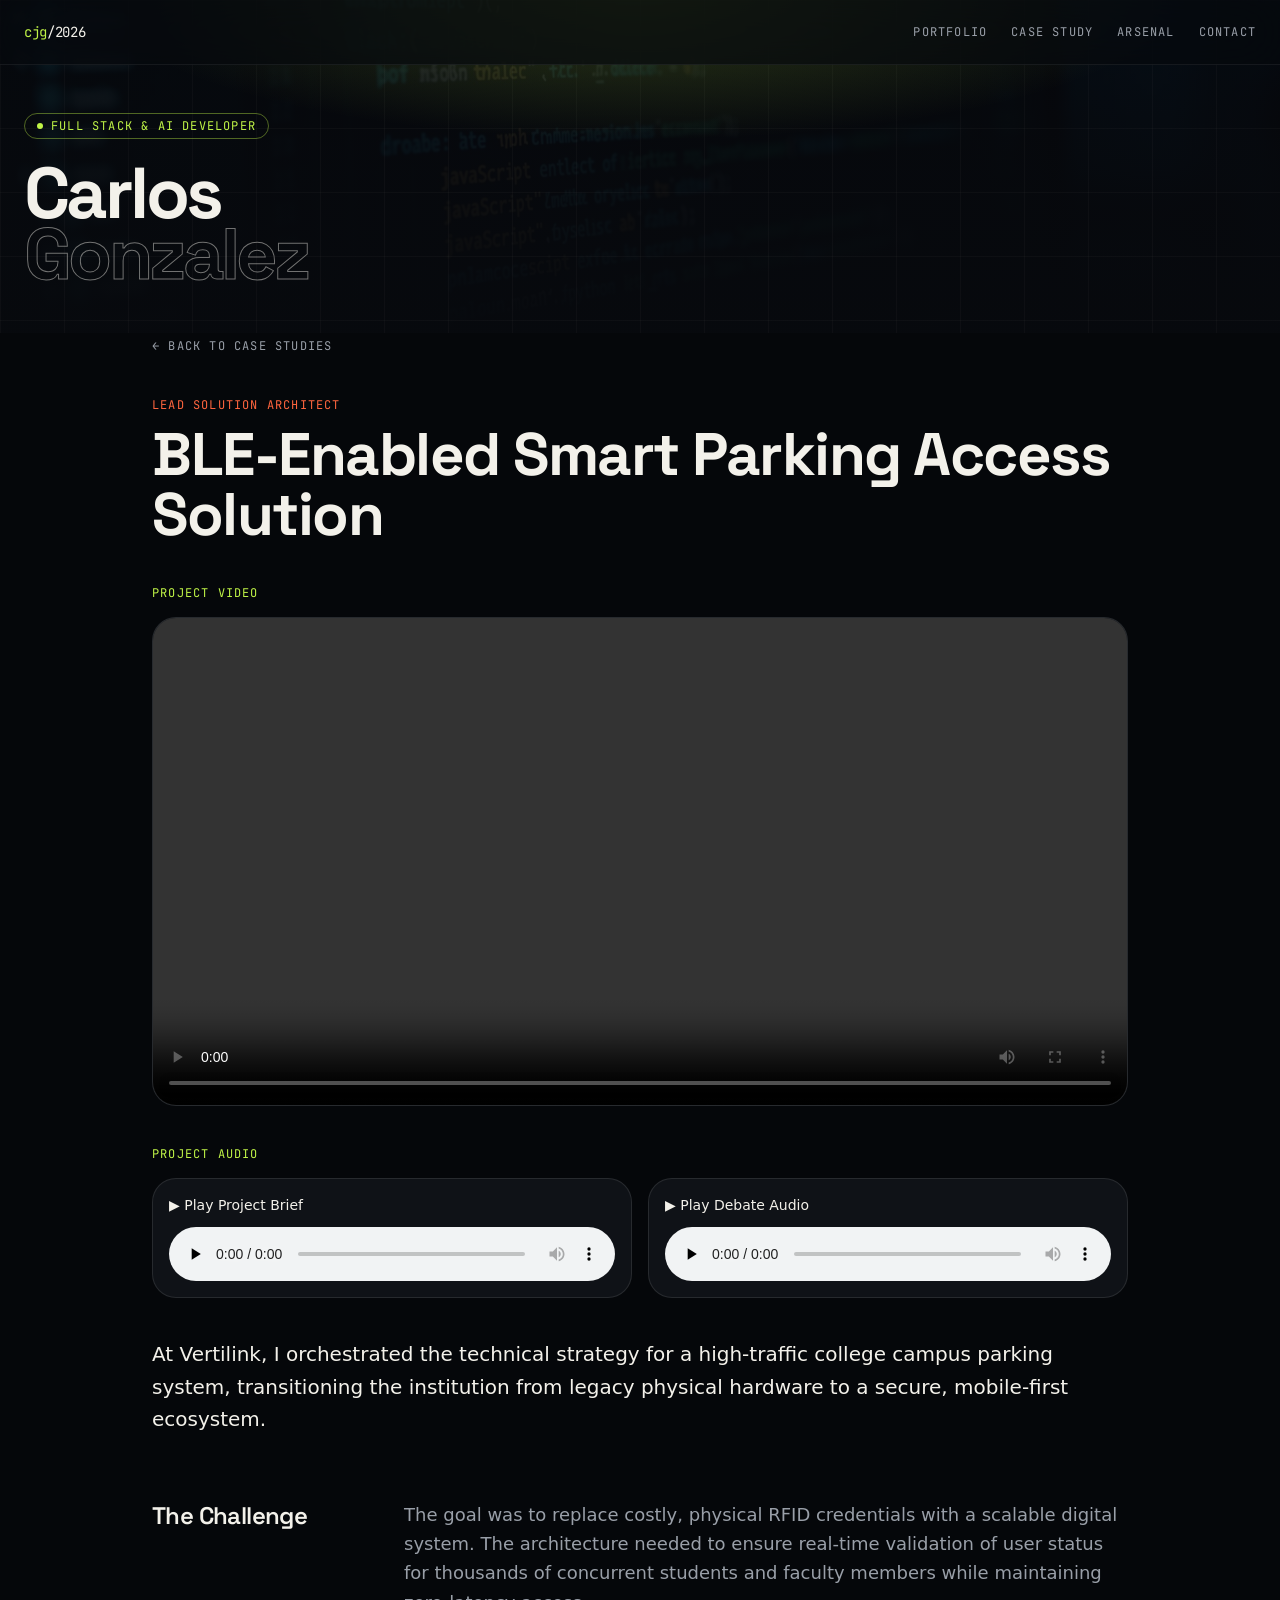
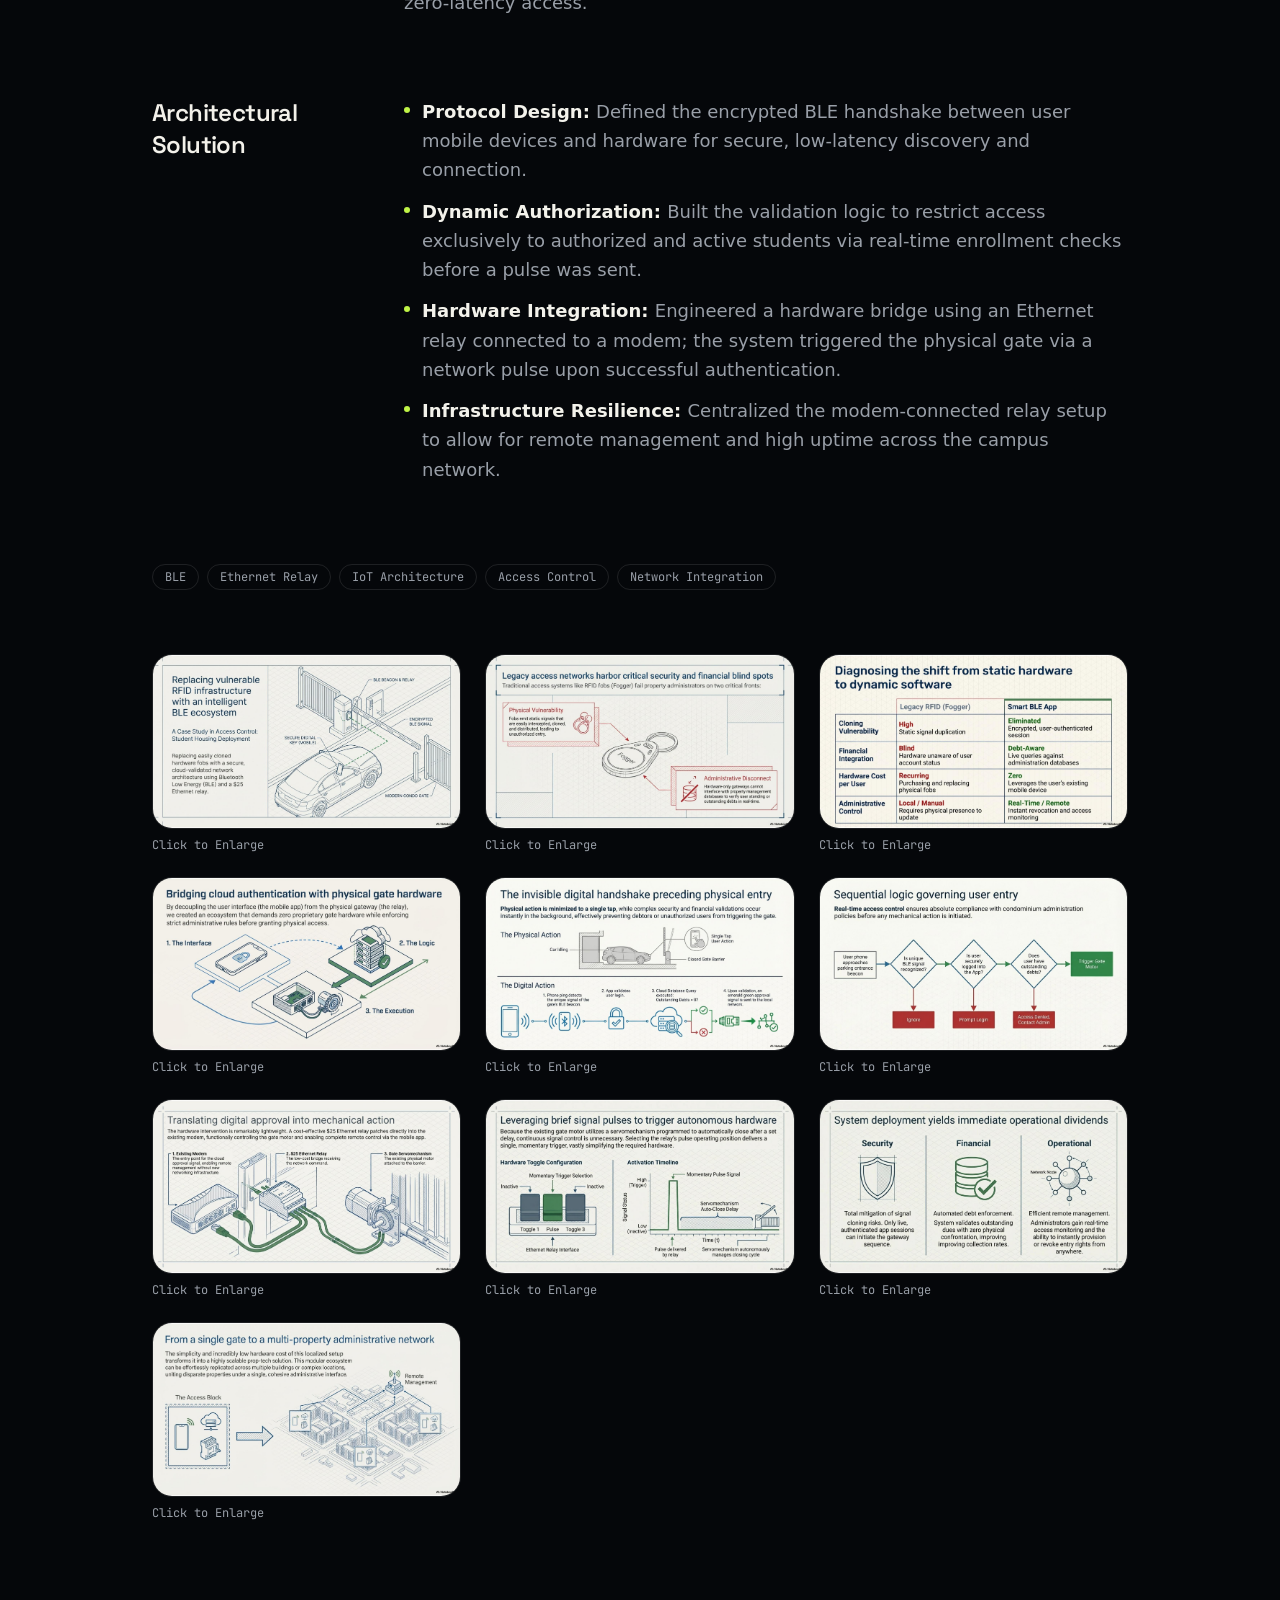
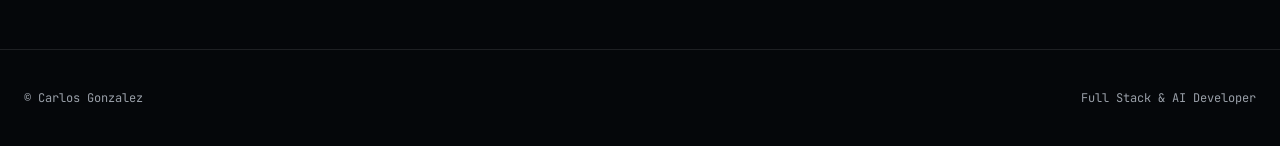
<file: ble.html>
<!DOCTYPE html>
<html lang="en"><head>
    <meta name="viewport" content="width=device-width, initial-scale=1" maximum-scale=1.0, user-scalable=no">
<title>BLE-Enabled Smart Parking Access Solution — Carlos Gonzalez</title>
<meta name="viewport" content="width=device-width, initial-scale=1">
<meta name="author" content="Carlos Gonzalez">
<meta name="description" content="Case study by Carlos Gonzalez: BLE-Enabled Smart Parking Access Solution (Lead Solution Architect).">
<meta property="og:title" content="BLE-Enabled Smart Parking Access Solution — Carlos Gonzalez">
<meta property="og:description" content="Case study by Carlos Gonzalez: BLE-Enabled Smart Parking Access Solution (Lead Solution Architect).">
<meta property="og:type" content="article">
<meta name="twitter:card" content="summary_large_image">
<link rel="preconnect" href="https://fonts.googleapis.com"><link rel="preconnect" href="https://fonts.gstatic.com" crossorigin>
<link rel="stylesheet" href="https://fonts.googleapis.com/css2?family=JetBrains+Mono:wght@400;500&family=Space+Grotesk:wght@400;500;600;700&display=swap">
<link rel="stylesheet" href="style.css">
    <style>
        html,body { margin: 0; background: #05070a; color: #f3f1ea; font-family: system-ui, sans-serif; touch-action: pan-x pan-y;}
    </style>
</head>
<body><!--$--><header class="fixed inset-x-0 top-0 z-50 border-b border-border/60 bg-background/70 backdrop-blur-xl" data-tsd-source="/src/components/site.tsx:25:5"><div class="mx-auto flex h-16 max-w-7xl items-center justify-between gap-4 px-6" data-tsd-source="/src/components/site.tsx:26:7"><a class="min-w-0 font-mono text-sm tracking-tight" data-tsd-source="/src/components/site.tsx:27:9" href="./"><span class="text-primary" data-tsd-source="/src/components/site.tsx:28:11">cjg</span>/2026</a><nav class="hidden items-center gap-6 font-mono text-xs uppercase tracking-widest text-muted-foreground sm:flex" data-tsd-source="/src/components/site.tsx:32:9"><a href="./#portfolio" class="transition-colors hover:text-primary" data-tsd-source="/src/components/site.tsx:35:15">Portfolio</a><a class="transition-colors hover:text-primary" data-tsd-source="/src/components/site.tsx:39:15" href="case-study">Case Study</a><a href="./#arsenal" class="transition-colors hover:text-primary" data-tsd-source="/src/components/site.tsx:35:15">Arsenal</a><a href="./#contact" class="transition-colors hover:text-primary">Contact</a></nav><button type="button" aria-expanded="false" aria-label="Open menu" class="grid h-11 w-11 shrink-0 place-items-center rounded-full border border-border text-foreground transition-colors hover:border-primary hover:text-primary sm:hidden" data-tsd-source="/src/components/site.tsx:47:9"><svg xmlns="http://www.w3.org/2000/svg" width="24" height="24" viewBox="0 0 24 24" fill="none" stroke="currentColor" stroke-width="2" stroke-linecap="round" stroke-linejoin="round" class="lucide lucide-menu h-5 w-5" aria-hidden="true" data-tsd-source="/src/components/site.tsx:54:47"><path d="M4 5h16"></path><path d="M4 12h16"></path><path d="M4 19h16"></path></svg></button></div></header><section class="relative overflow-hidden pt-28 pb-12" data-tsd-source="/src/components/site.tsx:91:5"><img src="images/hero-banner.jpg" alt="Programming code on screen" class="absolute inset-0 h-full w-full object-cover opacity-20" data-tsd-source="/src/components/site.tsx:92:7"><div class="absolute inset-0 bg-gradient-to-b from-background/40 via-background/80 to-background" data-tsd-source="/src/components/site.tsx:93:7"></div><div class="absolute inset-0 grid-lines opacity-60" data-tsd-source="/src/components/site.tsx:94:7"></div><div class="absolute inset-0 bg-glow" data-tsd-source="/src/components/site.tsx:95:7"></div><div class="relative mx-auto flex max-w-7xl flex-col gap-10 px-6 lg:flex-row lg:items-end lg:justify-between" data-tsd-source="/src/components/site.tsx:96:7"><div class="animate-rise" data-tsd-source="/src/components/site.tsx:97:9"><p class="mb-6 inline-flex items-center gap-2 rounded-full border border-primary/40 px-3 py-1 font-mono text-xs uppercase tracking-widest text-primary" data-tsd-source="/src/components/site.tsx:98:11"><span class="h-1.5 w-1.5 animate-pulse rounded-full bg-primary" data-tsd-source="/src/components/site.tsx:99:13"></span> Full Stack &amp; AI Developer</p><h1 class="font-display font-bold leading-[0.85] tracking-tighter text-5xl md:text-7xl" data-tsd-source="/src/components/site.tsx:101:11">Carlos<br data-tsd-source="/src/components/site.tsx:103:13"><span class="text-outline" data-tsd-source="/src/components/site.tsx:104:13">Gonzalez</span></h1></div></div></section><main class="mx-auto max-w-5xl px-6 pb-32" data-tsd-source="/src/components/site.tsx:179:7"><a class="font-mono text-xs uppercase tracking-widest text-muted-foreground hover:text-primary" data-tsd-source="/src/components/site.tsx:180:9" href="case-study">← Back to case studies</a><p class="mt-10 font-mono text-xs uppercase tracking-widest text-hot" data-tsd-source="/src/components/site.tsx:181:9">Lead Solution Architect</p><h2 class="mt-3 font-display text-4xl font-bold tracking-tight md:text-6xl" data-tsd-source="/src/components/site.tsx:182:9">BLE-Enabled Smart Parking Access Solution</h2><div class="mt-10" data-tsd-source="/src/components/site.tsx:185:11"><h3 class="mb-4 font-mono text-xs uppercase tracking-widest text-primary" data-tsd-source="/src/components/site.tsx:186:13">Project Video</h3><video controls="" preload="metadata" src="video/ble-video.mp4" class="w-full rounded-2xl border border-border bg-card" data-tsd-source="/src/components/site.tsx:187:13"></video></div><div class="mt-10" data-tsd-source="/src/components/site.tsx:192:11"><h3 class="mb-4 font-mono text-xs uppercase tracking-widest text-primary" data-tsd-source="/src/components/site.tsx:193:13">Project Audio</h3><div class="grid gap-4 md:grid-cols-2" data-tsd-source="/src/components/site.tsx:194:13"><div class="rounded-2xl border border-border bg-card p-4" data-tsd-source="/src/components/site.tsx:196:17"><p class="mb-3 text-sm font-medium" data-tsd-source="/src/components/site.tsx:197:19">▶ Play <!-- -->Project Brief</p><audio controls="" preload="none" src="audio/ble-brief.m4a" class="w-full" data-tsd-source="/src/components/site.tsx:198:19"></audio></div><div class="rounded-2xl border border-border bg-card p-4" data-tsd-source="/src/components/site.tsx:196:17"><p class="mb-3 text-sm font-medium" data-tsd-source="/src/components/site.tsx:197:19">▶ Play <!-- -->Debate Audio</p><audio controls="" preload="none" src="audio/ble-debate.m4a" class="w-full" data-tsd-source="/src/components/site.tsx:198:19"></audio></div></div></div><p class="mt-10 text-xl leading-relaxed" data-tsd-source="/src/components/site.tsx:206:34">At Vertilink, I orchestrated the technical strategy for a high-traffic college campus parking system, transitioning the institution from legacy physical hardware to a secure, mobile-first ecosystem.</p><div class="mt-16 space-y-20" data-tsd-source="/src/components/site.tsx:208:9"><section class="grid gap-8 md:grid-cols-[220px_1fr]" data-tsd-source="/src/components/site.tsx:210:13"><h3 class="font-display text-2xl font-semibold tracking-tight md:sticky md:top-24 md:self-start" data-tsd-source="/src/components/site.tsx:211:15">The Challenge</h3><div class="space-y-6 text-lg leading-relaxed" data-tsd-source="/src/components/site.tsx:212:15"><p class="text-muted-foreground" data-tsd-source="/src/components/site.tsx:213:37">The goal was to replace costly, physical RFID credentials with a scalable digital system. The architecture needed to ensure real-time validation of user status for thousands of concurrent students and faculty members while maintaining zero-latency access.</p></div></section><section class="grid gap-8 md:grid-cols-[220px_1fr]" data-tsd-source="/src/components/site.tsx:210:13"><h3 class="font-display text-2xl font-semibold tracking-tight md:sticky md:top-24 md:self-start" data-tsd-source="/src/components/site.tsx:211:15">Architectural Solution</h3><div class="space-y-6 text-lg leading-relaxed" data-tsd-source="/src/components/site.tsx:212:15"><ul class="space-y-3" data-tsd-source="/src/components/site.tsx:147:5"><li class="flex gap-3 text-muted-foreground" data-tsd-source="/src/components/site.tsx:149:9"><span class="mt-2.5 h-1.5 w-1.5 shrink-0 rounded-full bg-primary" data-tsd-source="/src/components/site.tsx:150:11"></span><div data-tsd-source="/src/components/site.tsx:151:11"><strong class="text-foreground" data-tsd-source="/src/components/site.tsx:152:21">Protocol Design<!-- -->: </strong>Defined the encrypted BLE handshake between user mobile devices and hardware for secure, low-latency discovery and connection.</div></li><li class="flex gap-3 text-muted-foreground" data-tsd-source="/src/components/site.tsx:149:9"><span class="mt-2.5 h-1.5 w-1.5 shrink-0 rounded-full bg-primary" data-tsd-source="/src/components/site.tsx:150:11"></span><div data-tsd-source="/src/components/site.tsx:151:11"><strong class="text-foreground" data-tsd-source="/src/components/site.tsx:152:21">Dynamic Authorization<!-- -->: </strong>Built the validation logic to restrict access exclusively to authorized and active students via real-time enrollment checks before a pulse was sent.</div></li><li class="flex gap-3 text-muted-foreground" data-tsd-source="/src/components/site.tsx:149:9"><span class="mt-2.5 h-1.5 w-1.5 shrink-0 rounded-full bg-primary" data-tsd-source="/src/components/site.tsx:150:11"></span><div data-tsd-source="/src/components/site.tsx:151:11"><strong class="text-foreground" data-tsd-source="/src/components/site.tsx:152:21">Hardware Integration<!-- -->: </strong>Engineered a hardware bridge using an Ethernet relay connected to a modem; the system triggered the physical gate via a network pulse upon successful authentication.</div></li><li class="flex gap-3 text-muted-foreground" data-tsd-source="/src/components/site.tsx:149:9"><span class="mt-2.5 h-1.5 w-1.5 shrink-0 rounded-full bg-primary" data-tsd-source="/src/components/site.tsx:150:11"></span><div data-tsd-source="/src/components/site.tsx:151:11"><strong class="text-foreground" data-tsd-source="/src/components/site.tsx:152:21">Infrastructure Resilience<!-- -->: </strong>Centralized the modem-connected relay setup to allow for remote management and high uptime across the campus network.</div></li></ul></div></section></div><div class="mt-20 flex flex-wrap gap-2" data-tsd-source="/src/components/site.tsx:229:9"><span class="rounded-full border border-border px-3 py-1 font-mono text-xs text-muted-foreground" data-tsd-source="/src/components/site.tsx:231:13">BLE</span><span class="rounded-full border border-border px-3 py-1 font-mono text-xs text-muted-foreground" data-tsd-source="/src/components/site.tsx:231:13">Ethernet Relay</span><span class="rounded-full border border-border px-3 py-1 font-mono text-xs text-muted-foreground" data-tsd-source="/src/components/site.tsx:231:13">IoT Architecture</span><span class="rounded-full border border-border px-3 py-1 font-mono text-xs text-muted-foreground" data-tsd-source="/src/components/site.tsx:231:13">Access Control</span><span class="rounded-full border border-border px-3 py-1 font-mono text-xs text-muted-foreground" data-tsd-source="/src/components/site.tsx:231:13">Network Integration</span></div><div class="mt-16 grid gap-6 sm:grid-cols-2 lg:grid-cols-3" data-tsd-source="/src/components/site.tsx:236:11"><figure class="group" data-tsd-source="/src/components/site.tsx:164:5"><a href="images/ble-1.jpg" target="_blank" class="block w-full overflow-hidden rounded-xl border border-border" data-tsd-source="/src/components/site.tsx:165:7"><img src="images/ble-1.jpg" alt="BLE parking slide 1" loading="lazy" class="w-full transition-transform duration-500 group-hover:scale-[1.03]" data-tsd-source="/src/components/site.tsx:166:9"></a><figcaption class="mt-2 font-mono text-xs text-muted-foreground" data-tsd-source="/src/components/site.tsx:168:19">Click to Enlarge</figcaption></figure><figure class="group" data-tsd-source="/src/components/site.tsx:164:5"><a href="images/ble-2.jpg" target="_blank" class="block w-full overflow-hidden rounded-xl border border-border" data-tsd-source="/src/components/site.tsx:165:7"><img src="images/ble-2.jpg" alt="BLE parking slide 2" loading="lazy" class="w-full transition-transform duration-500 group-hover:scale-[1.03]" data-tsd-source="/src/components/site.tsx:166:9"></a><figcaption class="mt-2 font-mono text-xs text-muted-foreground" data-tsd-source="/src/components/site.tsx:168:19">Click to Enlarge</figcaption></figure><figure class="group" data-tsd-source="/src/components/site.tsx:164:5"><a href="images/ble-3.jpg" target="_blank" class="block w-full overflow-hidden rounded-xl border border-border" data-tsd-source="/src/components/site.tsx:165:7"><img src="images/ble-3.jpg" alt="BLE parking slide 3" loading="lazy" class="w-full transition-transform duration-500 group-hover:scale-[1.03]" data-tsd-source="/src/components/site.tsx:166:9"></a><figcaption class="mt-2 font-mono text-xs text-muted-foreground" data-tsd-source="/src/components/site.tsx:168:19">Click to Enlarge</figcaption></figure><figure class="group" data-tsd-source="/src/components/site.tsx:164:5"><a href="images/ble-4.jpg" target="_blank" class="block w-full overflow-hidden rounded-xl border border-border" data-tsd-source="/src/components/site.tsx:165:7"><img src="images/ble-4.jpg" alt="BLE parking slide 4" loading="lazy" class="w-full transition-transform duration-500 group-hover:scale-[1.03]" data-tsd-source="/src/components/site.tsx:166:9"></a><figcaption class="mt-2 font-mono text-xs text-muted-foreground" data-tsd-source="/src/components/site.tsx:168:19">Click to Enlarge</figcaption></figure><figure class="group" data-tsd-source="/src/components/site.tsx:164:5"><a href="images/ble-5.jpg" target="_blank" class="block w-full overflow-hidden rounded-xl border border-border" data-tsd-source="/src/components/site.tsx:165:7"><img src="images/ble-5.jpg" alt="BLE parking slide 5" loading="lazy" class="w-full transition-transform duration-500 group-hover:scale-[1.03]" data-tsd-source="/src/components/site.tsx:166:9"></a><figcaption class="mt-2 font-mono text-xs text-muted-foreground" data-tsd-source="/src/components/site.tsx:168:19">Click to Enlarge</figcaption></figure><figure class="group" data-tsd-source="/src/components/site.tsx:164:5"><a href="images/ble-6.jpg" target="_blank" class="block w-full overflow-hidden rounded-xl border border-border" data-tsd-source="/src/components/site.tsx:165:7"><img src="images/ble-6.jpg" alt="BLE parking slide 6" loading="lazy" class="w-full transition-transform duration-500 group-hover:scale-[1.03]" data-tsd-source="/src/components/site.tsx:166:9"></a><figcaption class="mt-2 font-mono text-xs text-muted-foreground" data-tsd-source="/src/components/site.tsx:168:19">Click to Enlarge</figcaption></figure><figure class="group" data-tsd-source="/src/components/site.tsx:164:5"><a href="images/ble-7.jpg" target="_blank" class="block w-full overflow-hidden rounded-xl border border-border" data-tsd-source="/src/components/site.tsx:165:7"><img src="images/ble-7.jpg" alt="BLE parking slide 7" loading="lazy" class="w-full transition-transform duration-500 group-hover:scale-[1.03]" data-tsd-source="/src/components/site.tsx:166:9"></a><figcaption class="mt-2 font-mono text-xs text-muted-foreground" data-tsd-source="/src/components/site.tsx:168:19">Click to Enlarge</figcaption></figure><figure class="group" data-tsd-source="/src/components/site.tsx:164:5"><a href="images/ble-8.jpg" target="_blank" class="block w-full overflow-hidden rounded-xl border border-border" data-tsd-source="/src/components/site.tsx:165:7"><img src="images/ble-8.jpg" alt="BLE parking slide 8" loading="lazy" class="w-full transition-transform duration-500 group-hover:scale-[1.03]" data-tsd-source="/src/components/site.tsx:166:9"></a><figcaption class="mt-2 font-mono text-xs text-muted-foreground" data-tsd-source="/src/components/site.tsx:168:19">Click to Enlarge</figcaption></figure><figure class="group" data-tsd-source="/src/components/site.tsx:164:5"><a href="images/ble-9.jpg" target="_blank" class="block w-full overflow-hidden rounded-xl border border-border" data-tsd-source="/src/components/site.tsx:165:7"><img src="images/ble-9.jpg" alt="BLE parking slide 9" loading="lazy" class="w-full transition-transform duration-500 group-hover:scale-[1.03]" data-tsd-source="/src/components/site.tsx:166:9"></a><figcaption class="mt-2 font-mono text-xs text-muted-foreground" data-tsd-source="/src/components/site.tsx:168:19">Click to Enlarge</figcaption></figure><figure class="group" data-tsd-source="/src/components/site.tsx:164:5"><a href="images/ble-10.jpg" target="_blank" class="block w-full overflow-hidden rounded-xl border border-border" data-tsd-source="/src/components/site.tsx:165:7"><img src="images/ble-10.jpg" alt="BLE parking slide 10" loading="lazy" class="w-full transition-transform duration-500 group-hover:scale-[1.03]" data-tsd-source="/src/components/site.tsx:166:9"></a><figcaption class="mt-2 font-mono text-xs text-muted-foreground" data-tsd-source="/src/components/site.tsx:168:19">Click to Enlarge</figcaption></figure></div></main><footer class="border-t border-border py-10" data-tsd-source="/src/components/site.tsx:254:5"><div class="mx-auto flex max-w-7xl justify-between px-6 font-mono text-xs text-muted-foreground" data-tsd-source="/src/components/site.tsx:255:7"><span data-tsd-source="/src/components/site.tsx:256:9">© Carlos Gonzalez</span><span data-tsd-source="/src/components/site.tsx:257:9">Full Stack &amp; AI Developer</span></div></footer><!--/$--><div id="mobile-menu" style="display:none" class="fixed inset-x-0 top-16 bottom-0 z-[60] overflow-y-auto bg-background/95 backdrop-blur-xl sm:hidden" data-tsd-source="/src/components/site.tsx:61:9"><nav class="flex flex-col gap-2 px-6 py-8" data-tsd-source="/src/components/site.tsx:62:11"><a href="./#portfolio" class="flex items-center justify-between border-b border-border/60 py-5 font-display text-3xl font-bold tracking-tight text-foreground transition-colors hover:text-primary" data-tsd-source="/src/components/site.tsx:67:17">Portfolio<span class="font-mono text-xs uppercase tracking-widest text-muted-foreground" data-tsd-source="/src/components/site.tsx:69:19">01</span></a><a class="flex items-center justify-between border-b border-border/60 py-5 font-display text-3xl font-bold tracking-tight text-foreground transition-colors hover:text-primary" data-tsd-source="/src/components/site.tsx:74:17" href="case-study">Case Study<span class="font-mono text-xs uppercase tracking-widest text-muted-foreground" data-tsd-source="/src/components/site.tsx:76:19">02</span></a><a href="./#arsenal" class="flex items-center justify-between border-b border-border/60 py-5 font-display text-3xl font-bold tracking-tight text-foreground transition-colors hover:text-primary" data-tsd-source="/src/components/site.tsx:67:17">Arsenal<span class="font-mono text-xs uppercase tracking-widest text-muted-foreground" data-tsd-source="/src/components/site.tsx:69:19">03</span></a><a href="./#contact" class="flex items-center justify-between border-b border-border/60 py-5 font-display text-3xl font-bold tracking-tight text-foreground transition-colors hover:text-primary" data-tsd-source="/src/components/site.tsx:67:17">Contact<span class="font-mono text-xs uppercase tracking-widest text-muted-foreground" data-tsd-source="/src/components/site.tsx:69:19">04</span></a></nav></div><script>(function(){var b=document.querySelector('[aria-label="Open menu"]'),p=document.getElementById('mobile-menu');if(!b||!p)return;
function s(o){p.style.display=o?'':'none';b.setAttribute('aria-expanded',o);b.setAttribute('aria-label',o?'Close menu':'Open menu');b.innerHTML=o?X:M;document.body.style.overflow=o?'hidden':''}
var M=b.innerHTML,X='<svg xmlns="http://www.w3.org/2000/svg" width="24" height="24" viewBox="0 0 24 24" fill="none" stroke="currentColor" stroke-width="2" stroke-linecap="round" stroke-linejoin="round" class="h-5 w-5"><path d="M18 6 6 18"/><path d="m6 6 12 12"/></svg>';
b.addEventListener('click',function(){s(p.style.display==='none')});p.querySelectorAll('a').forEach(function(a){a.addEventListener('click',function(){s(false)})});})();</script></body></html>
</file>
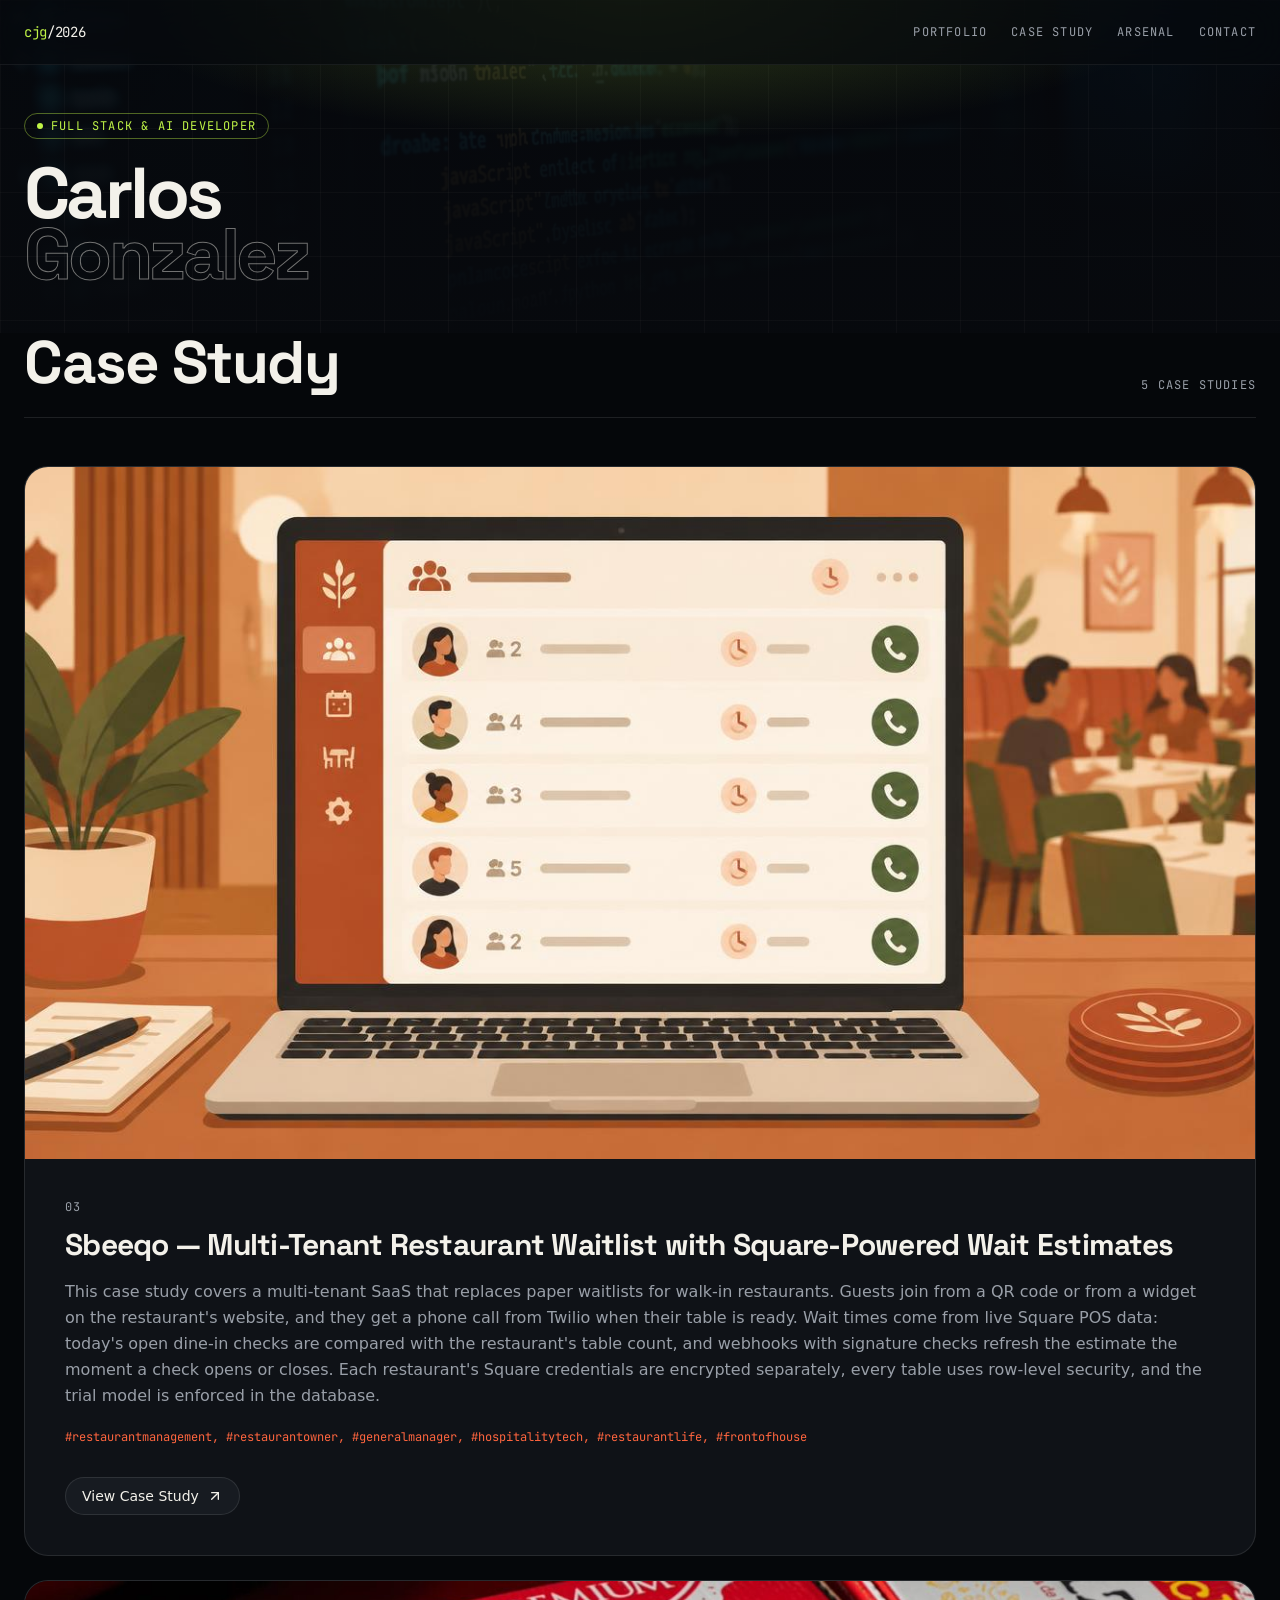
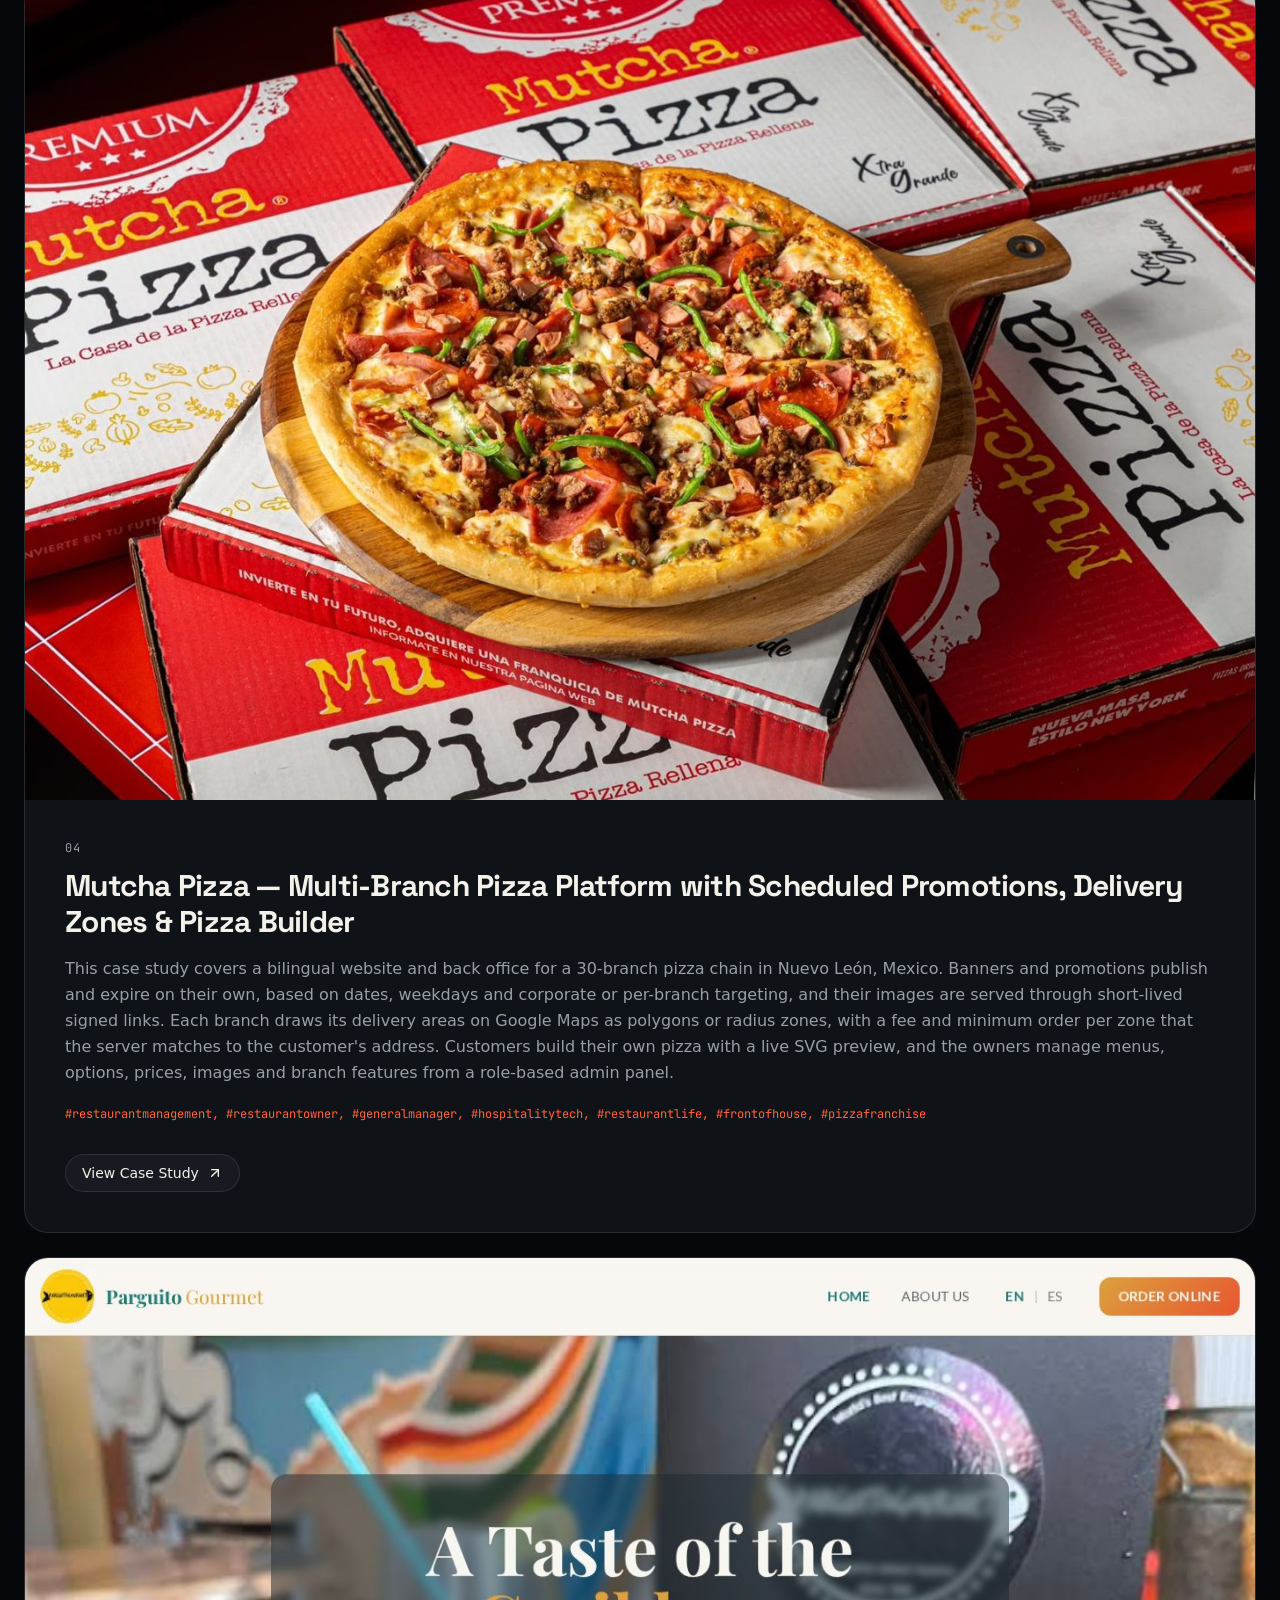
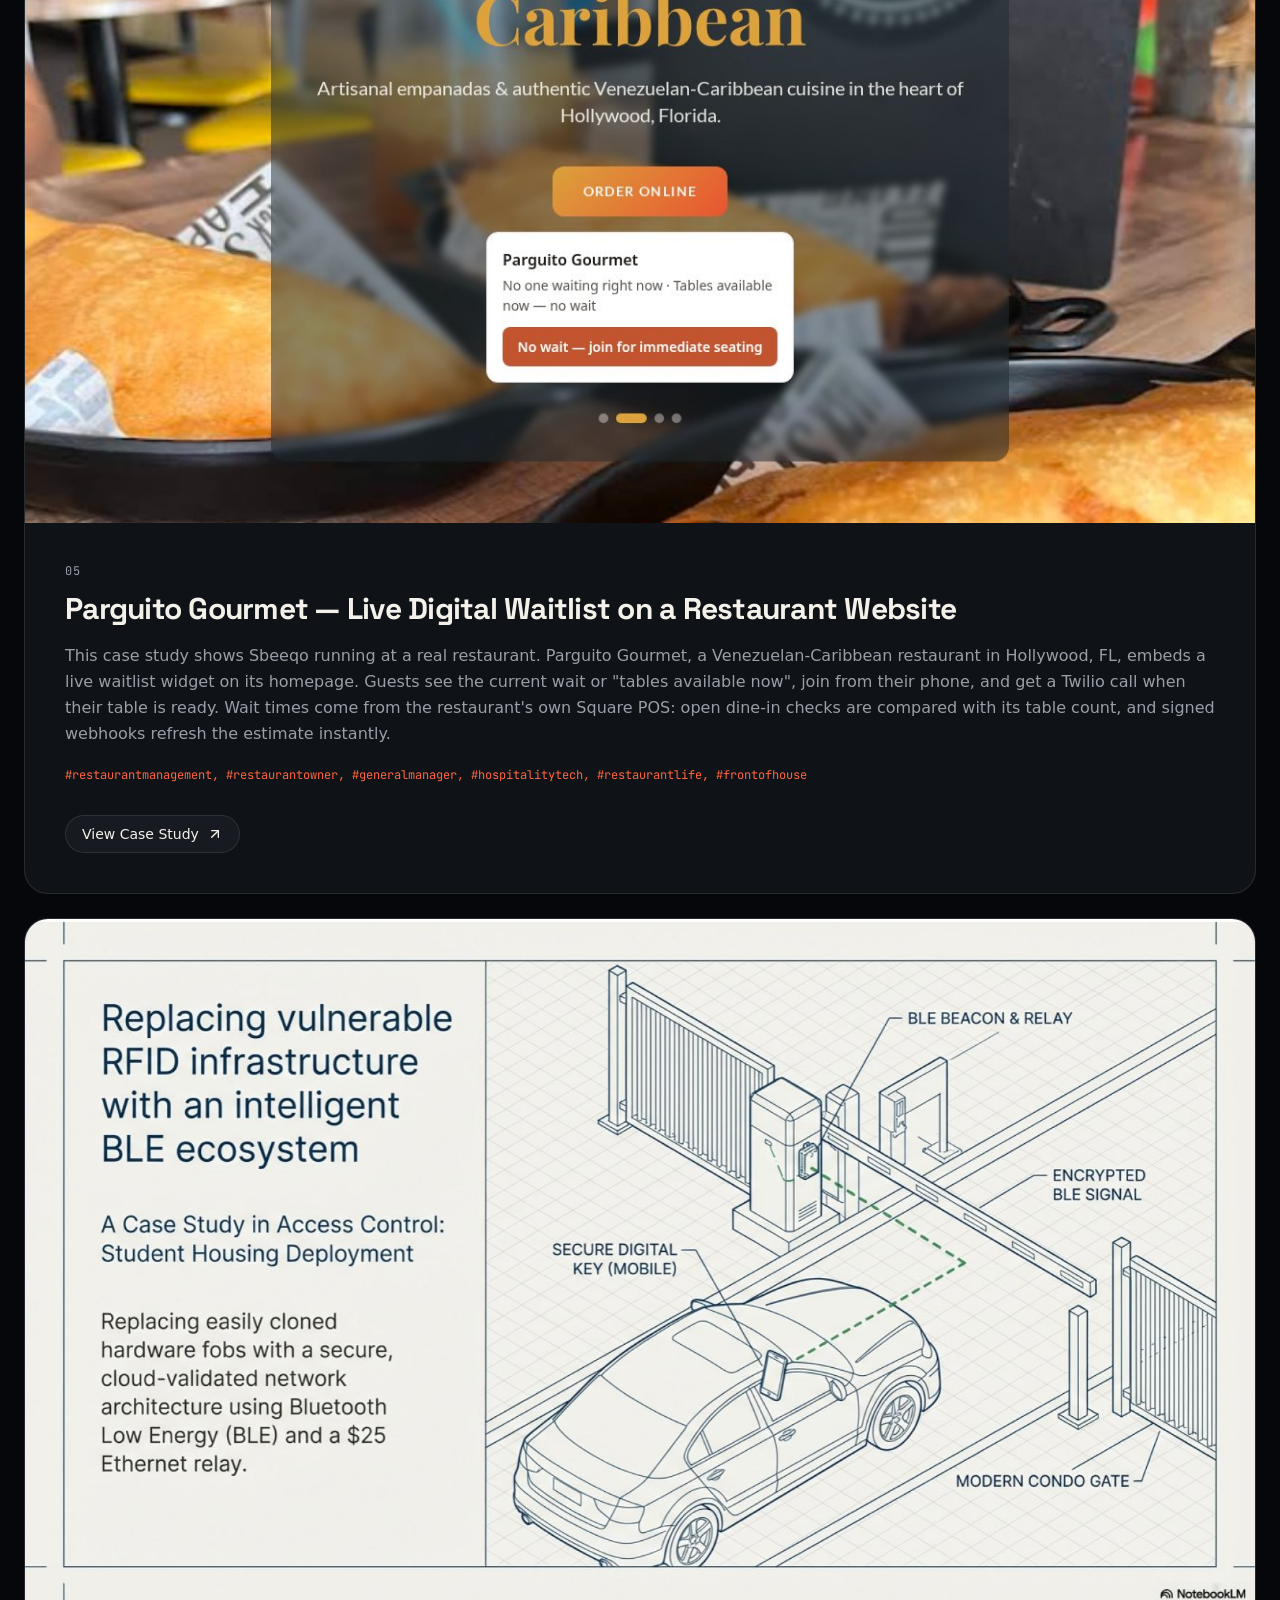
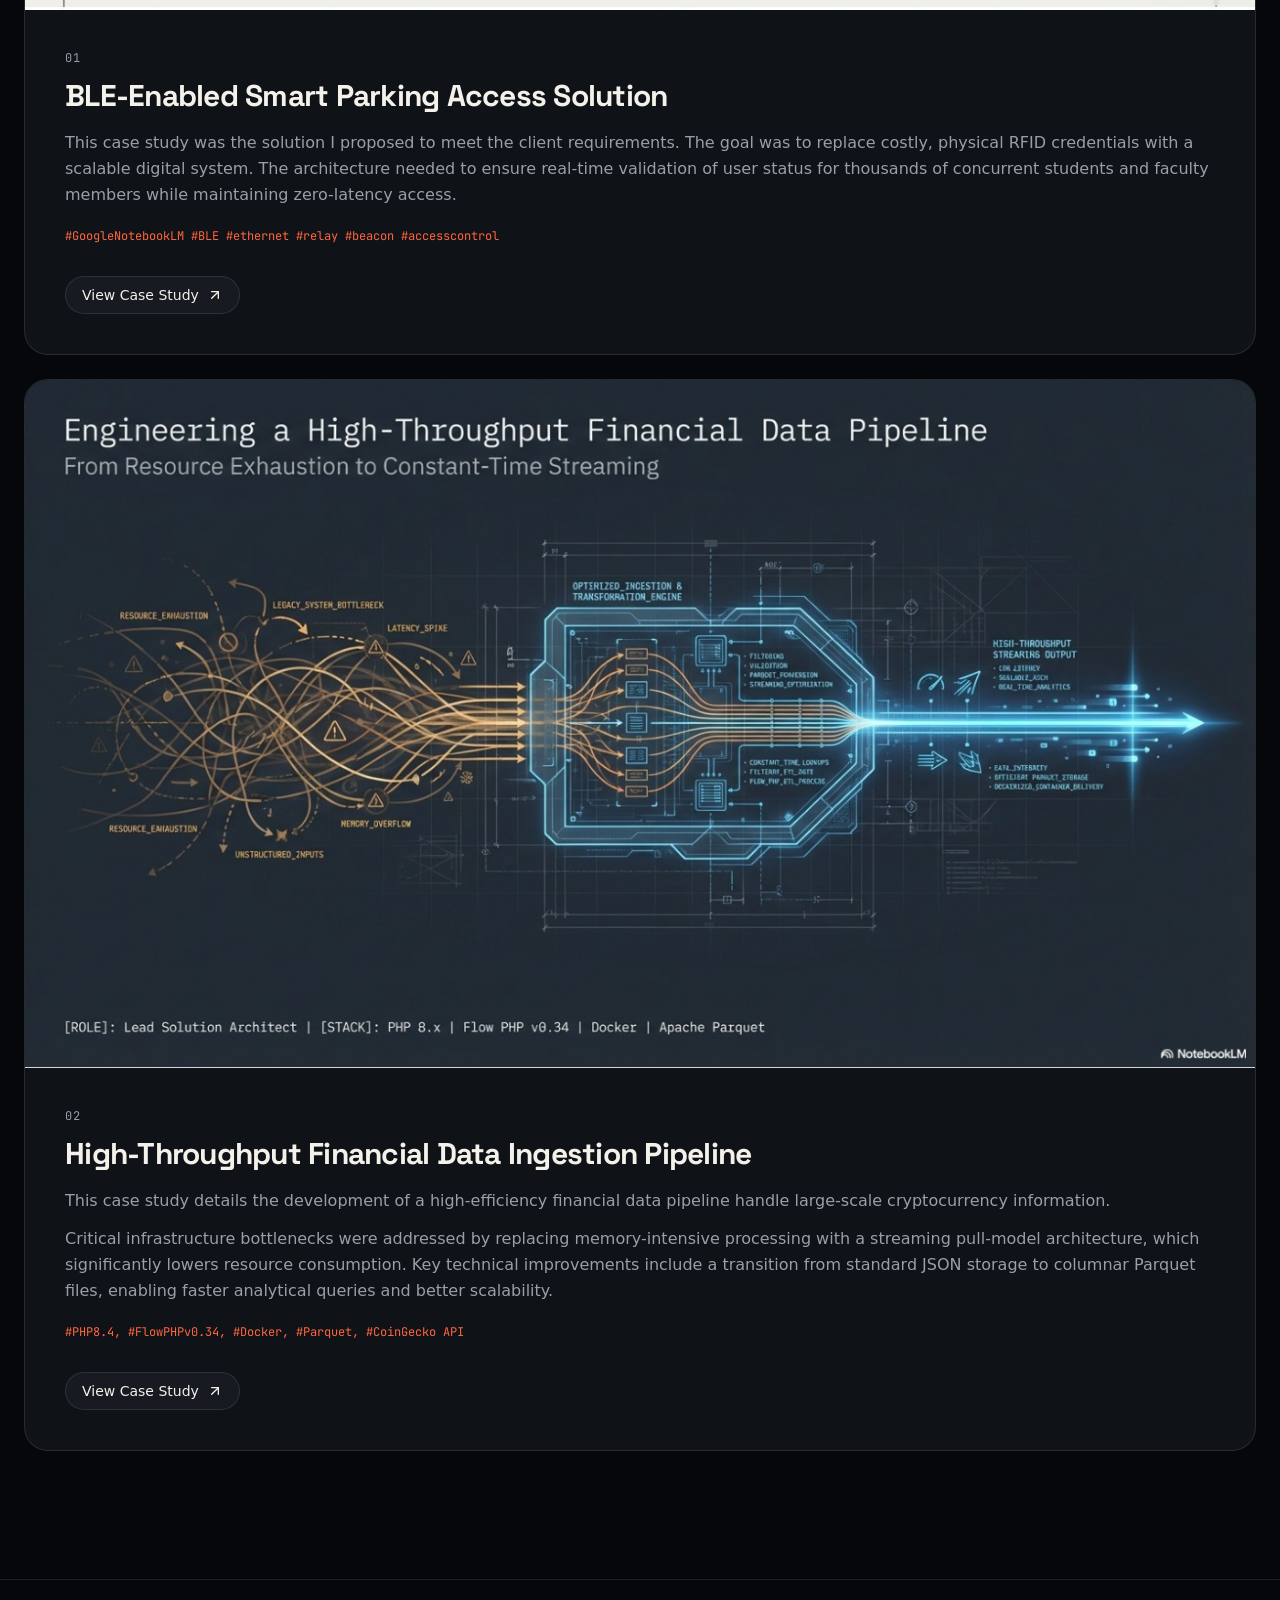
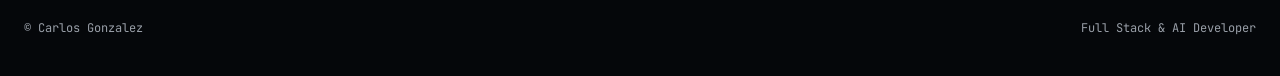
<file: case-study.html>
<!DOCTYPE html>
<html lang="en"><head><meta charset="utf-8">
<meta name="viewport" content="width=device-width, initial-scale=1" maximum-scale=1.0, user-scalable=no">
<title>Case Studies — Carlos Gonzalez</title>
<meta name="viewport" content="width=device-width, initial-scale=1">
<meta name="author" content="Carlos Gonzalez">
<meta name="description" content="In-depth case studies by Carlos Gonzalez: BLE access control, data pipelines, restaurant SaaS and multi-branch platforms.">
<meta property="og:title" content="Case Studies — Carlos Gonzalez">
<meta property="og:description" content="BLE access control, data pipelines, restaurant SaaS and multi-branch platforms.">
<meta property="og:type" content="website">
<meta name="twitter:card" content="summary_large_image">
<link rel="preconnect" href="https://fonts.googleapis.com"><link rel="preconnect" href="https://fonts.gstatic.com" crossorigin>
<link rel="stylesheet" href="https://fonts.googleapis.com/css2?family=JetBrains+Mono:wght@400;500&family=Space+Grotesk:wght@400;500;600;700&display=swap">
<link rel="stylesheet" href="style.css">
    <style>
        html,body { margin: 0; background: #05070a; color: #f3f1ea; font-family: system-ui, sans-serif; touch-action: pan-x pan-y;}
    </style>
</head>
<body><!--$--><header class="fixed inset-x-0 top-0 z-50 border-b border-border/60 bg-background/70 backdrop-blur-xl" data-tsd-source="/src/components/site.tsx:25:5"><div class="mx-auto flex h-16 max-w-7xl items-center justify-between gap-4 px-6" data-tsd-source="/src/components/site.tsx:26:7"><a class="min-w-0 font-mono text-sm tracking-tight" data-tsd-source="/src/components/site.tsx:27:9" href="./"><span class="text-primary" data-tsd-source="/src/components/site.tsx:28:11">cjg</span>/2026</a><nav class="hidden items-center gap-6 font-mono text-xs uppercase tracking-widest text-muted-foreground sm:flex" data-tsd-source="/src/components/site.tsx:32:9"><a href="./#portfolio" class="transition-colors hover:text-primary" data-tsd-source="/src/components/site.tsx:35:15">Portfolio</a><a class="transition-colors hover:text-primary active" data-tsd-source="/src/components/site.tsx:39:15" href="case-study" data-status="active" aria-current="page">Case Study</a><a href="./#arsenal" class="transition-colors hover:text-primary" data-tsd-source="/src/components/site.tsx:35:15">Arsenal</a><a href="./#contact" class="transition-colors hover:text-primary">Contact</a></nav><button type="button" aria-expanded="false" aria-label="Open menu" class="grid h-11 w-11 shrink-0 place-items-center rounded-full border border-border text-foreground transition-colors hover:border-primary hover:text-primary sm:hidden" data-tsd-source="/src/components/site.tsx:47:9"><svg xmlns="http://www.w3.org/2000/svg" width="24" height="24" viewBox="0 0 24 24" fill="none" stroke="currentColor" stroke-width="2" stroke-linecap="round" stroke-linejoin="round" class="lucide lucide-menu h-5 w-5" aria-hidden="true" data-tsd-source="/src/components/site.tsx:54:47"><path d="M4 5h16"></path><path d="M4 12h16"></path><path d="M4 19h16"></path></svg></button></div></header><section class="relative overflow-hidden pt-28 pb-12" data-tsd-source="/src/components/site.tsx:91:5"><img src="images/hero-banner.jpg" alt="Programming code on screen" class="absolute inset-0 h-full w-full object-cover opacity-20" data-tsd-source="/src/components/site.tsx:92:7"><div class="absolute inset-0 bg-gradient-to-b from-background/40 via-background/80 to-background" data-tsd-source="/src/components/site.tsx:93:7"></div><div class="absolute inset-0 grid-lines opacity-60" data-tsd-source="/src/components/site.tsx:94:7"></div><div class="absolute inset-0 bg-glow" data-tsd-source="/src/components/site.tsx:95:7"></div><div class="relative mx-auto flex max-w-7xl flex-col gap-10 px-6 lg:flex-row lg:items-end lg:justify-between" data-tsd-source="/src/components/site.tsx:96:7"><div class="animate-rise" data-tsd-source="/src/components/site.tsx:97:9"><p class="mb-6 inline-flex items-center gap-2 rounded-full border border-primary/40 px-3 py-1 font-mono text-xs uppercase tracking-widest text-primary" data-tsd-source="/src/components/site.tsx:98:11"><span class="h-1.5 w-1.5 animate-pulse rounded-full bg-primary" data-tsd-source="/src/components/site.tsx:99:13"></span> Full Stack &amp; AI Developer</p><h1 class="font-display font-bold leading-[0.85] tracking-tighter text-5xl md:text-7xl" data-tsd-source="/src/components/site.tsx:101:11">Carlos<br data-tsd-source="/src/components/site.tsx:103:13"><span class="text-outline" data-tsd-source="/src/components/site.tsx:104:13">Gonzalez</span></h1></div></div></section><main class="mx-auto max-w-7xl px-6 pb-32" data-tsd-source="/src/routes/case-study.tsx:24:7"><div class="mb-12 flex items-end justify-between gap-6 border-b border-border pb-6" data-tsd-source="/src/components/site.tsx:122:5"><h2 class="font-display text-4xl font-bold tracking-tight md:text-6xl" data-tsd-source="/src/components/site.tsx:123:7">Case Study</h2><span class="font-mono text-xs uppercase tracking-widest text-muted-foreground" data-tsd-source="/src/components/site.tsx:124:7">5 case studies</span></div><div class="space-y-6" data-tsd-source="/src/routes/case-study.tsx:26:9">
<article class="group overflow-hidden rounded-3xl border border-border bg-card transition-colors hover:border-primary/50" data-tsd-source="/src/routes/case-study.tsx:28:13"><a href="seated" class="block overflow-hidden" data-tsd-source="/src/routes/case-study.tsx:29:15"><img src="images/seated-1.jpg" alt="Sbeeqo — Multi-Tenant Restaurant Waitlist with Square-Powered Wait Estimates" loading="lazy" class="h-full max-h-80 w-full object-cover transition-transform duration-700 group-hover:scale-105 md:max-h-none" data-tsd-source="/src/routes/case-study.tsx:30:17"></a><div class="flex flex-col p-8 md:p-10" data-tsd-source="/src/routes/case-study.tsx:32:15"><span class="font-mono text-xs uppercase tracking-widest text-muted-foreground" data-tsd-source="/src/routes/case-study.tsx:33:17">03</span><h2 class="mt-3 font-display text-2xl font-bold tracking-tight md:text-3xl" data-tsd-source="/src/routes/case-study.tsx:34:17">Sbeeqo — Multi-Tenant Restaurant Waitlist with Square-Powered Wait Estimates</h2><div class="mt-4 space-y-3 leading-relaxed text-muted-foreground" data-tsd-source="/src/routes/case-study.tsx:35:17"><p data-tsd-source="/src/routes/case-study.tsx:36:41">This case study covers a multi-tenant SaaS that replaces paper waitlists for walk-in restaurants. Guests join from a QR code or from a widget on the restaurant's website, and they get a phone call from Twilio when their table is ready. Wait times come from live Square POS data: today's open dine-in checks are compared with the restaurant's table count, and webhooks with signature checks refresh the estimate the moment a check opens or closes. Each restaurant's Square credentials are encrypted separately, every table uses row-level security, and the trial model is enforced in the database.</p></div><p class="mt-5 font-mono text-xs text-hot" data-tsd-source="/src/routes/case-study.tsx:38:17">#restaurantmanagement, #restaurantowner, #generalmanager, #hospitalitytech, #restaurantlife, #frontofhouse</p><div class="mt-auto pt-8" data-tsd-source="/src/routes/case-study.tsx:39:17"><a href="seated" class="group inline-flex items-center gap-2 rounded-full border border-border bg-secondary px-4 py-2 text-sm font-medium transition-all hover:border-primary hover:bg-primary hover:text-primary-foreground" data-tsd-source="/src/components/site.tsx:139:5">View Case Study<svg xmlns="http://www.w3.org/2000/svg" width="24" height="24" viewBox="0 0 24 24" fill="none" stroke="currentColor" stroke-width="2" stroke-linecap="round" stroke-linejoin="round" class="lucide lucide-arrow-up-right h-4 w-4 transition-transform group-hover:-translate-y-0.5 group-hover:translate-x-0.5" aria-hidden="true" data-tsd-source="/src/components/site.tsx:135:7"><path d="M7 7h10v10"></path><path d="M7 17 17 7"></path></svg></a></div></div></article>
<article class="group overflow-hidden rounded-3xl border border-border bg-card transition-colors hover:border-primary/50" data-tsd-source="/src/routes/case-study.tsx:28:13"><a href="mutcha-pizza" class="block overflow-hidden" data-tsd-source="/src/routes/case-study.tsx:29:15"><img src="images/mutcha-1.jpg" alt="Mutcha Pizza — Multi-Branch Pizza Platform with Scheduled Promotions, Delivery Zones &amp; Pizza Builder" loading="lazy" class="h-full max-h-80 w-full object-cover transition-transform duration-700 group-hover:scale-105 md:max-h-none" data-tsd-source="/src/routes/case-study.tsx:30:17"></a><div class="flex flex-col p-8 md:p-10" data-tsd-source="/src/routes/case-study.tsx:32:15"><span class="font-mono text-xs uppercase tracking-widest text-muted-foreground" data-tsd-source="/src/routes/case-study.tsx:33:17">04</span><h2 class="mt-3 font-display text-2xl font-bold tracking-tight md:text-3xl" data-tsd-source="/src/routes/case-study.tsx:34:17">Mutcha Pizza — Multi-Branch Pizza Platform with Scheduled Promotions, Delivery Zones &amp; Pizza Builder</h2><div class="mt-4 space-y-3 leading-relaxed text-muted-foreground" data-tsd-source="/src/routes/case-study.tsx:35:17"><p data-tsd-source="/src/routes/case-study.tsx:36:41">This case study covers a bilingual website and back office for a 30-branch pizza chain in Nuevo León, Mexico. Banners and promotions publish and expire on their own, based on dates, weekdays and corporate or per-branch targeting, and their images are served through short-lived signed links. Each branch draws its delivery areas on Google Maps as polygons or radius zones, with a fee and minimum order per zone that the server matches to the customer's address. Customers build their own pizza with a live SVG preview, and the owners manage menus, options, prices, images and branch features from a role-based admin panel.</p></div><p class="mt-5 font-mono text-xs text-hot" data-tsd-source="/src/routes/case-study.tsx:38:17">#restaurantmanagement, #restaurantowner, #generalmanager, #hospitalitytech, #restaurantlife, #frontofhouse, #pizzafranchise</p><div class="mt-auto pt-8" data-tsd-source="/src/routes/case-study.tsx:39:17"><a href="mutcha-pizza" class="group inline-flex items-center gap-2 rounded-full border border-border bg-secondary px-4 py-2 text-sm font-medium transition-all hover:border-primary hover:bg-primary hover:text-primary-foreground" data-tsd-source="/src/components/site.tsx:139:5">View Case Study<svg xmlns="http://www.w3.org/2000/svg" width="24" height="24" viewBox="0 0 24 24" fill="none" stroke="currentColor" stroke-width="2" stroke-linecap="round" stroke-linejoin="round" class="lucide lucide-arrow-up-right h-4 w-4 transition-transform group-hover:-translate-y-0.5 group-hover:translate-x-0.5" aria-hidden="true" data-tsd-source="/src/components/site.tsx:135:7"><path d="M7 7h10v10"></path><path d="M7 17 17 7"></path></svg></a></div></div></article>
<article class="group overflow-hidden rounded-3xl border border-border bg-card transition-colors hover:border-primary/50" data-tsd-source="/src/routes/case-study.tsx:28:13"><a href="parguito" class="block overflow-hidden" data-tsd-source="/src/routes/case-study.tsx:29:15"><img src="images/parguito-1.jpg" alt="Parguito Gourmet — Live Digital Waitlist on a Restaurant Website" loading="lazy" class="h-full max-h-80 w-full object-cover transition-transform duration-700 group-hover:scale-105 md:max-h-none" data-tsd-source="/src/routes/case-study.tsx:30:17"></a><div class="flex flex-col p-8 md:p-10" data-tsd-source="/src/routes/case-study.tsx:32:15"><span class="font-mono text-xs uppercase tracking-widest text-muted-foreground" data-tsd-source="/src/routes/case-study.tsx:33:17">05</span><h2 class="mt-3 font-display text-2xl font-bold tracking-tight md:text-3xl" data-tsd-source="/src/routes/case-study.tsx:34:17">Parguito Gourmet — Live Digital Waitlist on a Restaurant Website</h2><div class="mt-4 space-y-3 leading-relaxed text-muted-foreground" data-tsd-source="/src/routes/case-study.tsx:35:17"><p data-tsd-source="/src/routes/case-study.tsx:36:41">This case study shows Sbeeqo running at a real restaurant. Parguito Gourmet, a Venezuelan-Caribbean restaurant in Hollywood, FL, embeds a live waitlist widget on its homepage. Guests see the current wait or "tables available now", join from their phone, and get a Twilio call when their table is ready. Wait times come from the restaurant's own Square POS: open dine-in checks are compared with its table count, and signed webhooks refresh the estimate instantly.</p></div><p class="mt-5 font-mono text-xs text-hot" data-tsd-source="/src/routes/case-study.tsx:38:17">#restaurantmanagement, #restaurantowner, #generalmanager, #hospitalitytech, #restaurantlife, #frontofhouse</p><div class="mt-auto pt-8" data-tsd-source="/src/routes/case-study.tsx:39:17"><a href="parguito" class="group inline-flex items-center gap-2 rounded-full border border-border bg-secondary px-4 py-2 text-sm font-medium transition-all hover:border-primary hover:bg-primary hover:text-primary-foreground" data-tsd-source="/src/components/site.tsx:139:5">View Case Study<svg xmlns="http://www.w3.org/2000/svg" width="24" height="24" viewBox="0 0 24 24" fill="none" stroke="currentColor" stroke-width="2" stroke-linecap="round" stroke-linejoin="round" class="lucide lucide-arrow-up-right h-4 w-4 transition-transform group-hover:-translate-y-0.5 group-hover:translate-x-0.5" aria-hidden="true" data-tsd-source="/src/components/site.tsx:135:7"><path d="M7 7h10v10"></path><path d="M7 17 17 7"></path></svg></a></div></div></article>
<article class="group overflow-hidden rounded-3xl border border-border bg-card transition-colors hover:border-primary/50" data-tsd-source="/src/routes/case-study.tsx:28:13"><a href="ble" class="block overflow-hidden" data-tsd-source="/src/routes/case-study.tsx:29:15"><img src="images/ble-1.jpg" alt="BLE-Enabled Smart Parking Access Solution" loading="lazy" class="h-full max-h-80 w-full object-cover transition-transform duration-700 group-hover:scale-105 md:max-h-none" data-tsd-source="/src/routes/case-study.tsx:30:17"></a><div class="flex flex-col p-8 md:p-10" data-tsd-source="/src/routes/case-study.tsx:32:15"><span class="font-mono text-xs uppercase tracking-widest text-muted-foreground" data-tsd-source="/src/routes/case-study.tsx:33:17">01</span><h2 class="mt-3 font-display text-2xl font-bold tracking-tight md:text-3xl" data-tsd-source="/src/routes/case-study.tsx:34:17">BLE-Enabled Smart Parking Access Solution</h2><div class="mt-4 space-y-3 leading-relaxed text-muted-foreground" data-tsd-source="/src/routes/case-study.tsx:35:17"><p data-tsd-source="/src/routes/case-study.tsx:36:41">This case study was the solution I proposed to meet the client requirements. The goal was to replace costly, physical RFID credentials with a scalable digital system. The architecture needed to ensure real-time validation of user status for thousands of concurrent students and faculty members while maintaining zero-latency access.</p></div><p class="mt-5 font-mono text-xs text-hot" data-tsd-source="/src/routes/case-study.tsx:38:17">#GoogleNotebookLM #BLE #ethernet #relay #beacon #accesscontrol</p><div class="mt-auto pt-8" data-tsd-source="/src/routes/case-study.tsx:39:17"><a href="ble" class="group inline-flex items-center gap-2 rounded-full border border-border bg-secondary px-4 py-2 text-sm font-medium transition-all hover:border-primary hover:bg-primary hover:text-primary-foreground" data-tsd-source="/src/components/site.tsx:139:5">View Case Study<svg xmlns="http://www.w3.org/2000/svg" width="24" height="24" viewBox="0 0 24 24" fill="none" stroke="currentColor" stroke-width="2" stroke-linecap="round" stroke-linejoin="round" class="lucide lucide-arrow-up-right h-4 w-4 transition-transform group-hover:-translate-y-0.5 group-hover:translate-x-0.5" aria-hidden="true" data-tsd-source="/src/components/site.tsx:135:7"><path d="M7 7h10v10"></path><path d="M7 17 17 7"></path></svg></a></div></div></article>
<article class="group overflow-hidden rounded-3xl border border-border bg-card transition-colors hover:border-primary/50" data-tsd-source="/src/routes/case-study.tsx:28:13"><a href="flow-parquet" class="block overflow-hidden" data-tsd-source="/src/routes/case-study.tsx:29:15"><img src="images/flow-parquet-1.jpg" alt="High-Throughput Financial Data Ingestion Pipeline" loading="lazy" class="h-full max-h-80 w-full object-cover transition-transform duration-700 group-hover:scale-105 md:max-h-none" data-tsd-source="/src/routes/case-study.tsx:30:17"></a><div class="flex flex-col p-8 md:p-10" data-tsd-source="/src/routes/case-study.tsx:32:15"><span class="font-mono text-xs uppercase tracking-widest text-muted-foreground" data-tsd-source="/src/routes/case-study.tsx:33:17">02</span><h2 class="mt-3 font-display text-2xl font-bold tracking-tight md:text-3xl" data-tsd-source="/src/routes/case-study.tsx:34:17">High-Throughput Financial Data Ingestion Pipeline</h2><div class="mt-4 space-y-3 leading-relaxed text-muted-foreground" data-tsd-source="/src/routes/case-study.tsx:35:17"><p data-tsd-source="/src/routes/case-study.tsx:36:41">This case study details the development of a high-efficiency financial data pipeline handle large-scale cryptocurrency information.</p><p data-tsd-source="/src/routes/case-study.tsx:36:41">Critical infrastructure bottlenecks were addressed by replacing memory-intensive processing with a streaming pull-model architecture, which significantly lowers resource consumption. Key technical improvements include a transition from standard JSON storage to columnar Parquet files, enabling faster analytical queries and better scalability.</p></div><p class="mt-5 font-mono text-xs text-hot" data-tsd-source="/src/routes/case-study.tsx:38:17">#PHP8.4, #FlowPHPv0.34, #Docker, #Parquet, #CoinGecko API</p><div class="mt-auto pt-8" data-tsd-source="/src/routes/case-study.tsx:39:17"><a href="flow-parquet" class="group inline-flex items-center gap-2 rounded-full border border-border bg-secondary px-4 py-2 text-sm font-medium transition-all hover:border-primary hover:bg-primary hover:text-primary-foreground" data-tsd-source="/src/components/site.tsx:139:5">View Case Study<svg xmlns="http://www.w3.org/2000/svg" width="24" height="24" viewBox="0 0 24 24" fill="none" stroke="currentColor" stroke-width="2" stroke-linecap="round" stroke-linejoin="round" class="lucide lucide-arrow-up-right h-4 w-4 transition-transform group-hover:-translate-y-0.5 group-hover:translate-x-0.5" aria-hidden="true" data-tsd-source="/src/components/site.tsx:135:7"><path d="M7 7h10v10"></path><path d="M7 17 17 7"></path></svg></a></div></div></article>
</div></main><footer class="border-t border-border py-10" data-tsd-source="/src/components/site.tsx:254:5"><div class="mx-auto flex max-w-7xl justify-between px-6 font-mono text-xs text-muted-foreground" data-tsd-source="/src/components/site.tsx:255:7"><span data-tsd-source="/src/components/site.tsx:256:9">© Carlos Gonzalez</span><span data-tsd-source="/src/components/site.tsx:257:9">Full Stack &amp; AI Developer</span></div></footer><!--/$--><div id="mobile-menu" style="display:none" class="fixed inset-x-0 top-16 bottom-0 z-[60] overflow-y-auto bg-background/95 backdrop-blur-xl sm:hidden" data-tsd-source="/src/components/site.tsx:61:9"><nav class="flex flex-col gap-2 px-6 py-8" data-tsd-source="/src/components/site.tsx:62:11"><a href="./#portfolio" class="flex items-center justify-between border-b border-border/60 py-5 font-display text-3xl font-bold tracking-tight text-foreground transition-colors hover:text-primary" data-tsd-source="/src/components/site.tsx:67:17">Portfolio<span class="font-mono text-xs uppercase tracking-widest text-muted-foreground" data-tsd-source="/src/components/site.tsx:69:19">01</span></a><a class="flex items-center justify-between border-b border-border/60 py-5 font-display text-3xl font-bold tracking-tight text-foreground transition-colors hover:text-primary" data-tsd-source="/src/components/site.tsx:74:17" href="case-study">Case Study<span class="font-mono text-xs uppercase tracking-widest text-muted-foreground" data-tsd-source="/src/components/site.tsx:76:19">02</span></a><a href="./#arsenal" class="flex items-center justify-between border-b border-border/60 py-5 font-display text-3xl font-bold tracking-tight text-foreground transition-colors hover:text-primary" data-tsd-source="/src/components/site.tsx:67:17">Arsenal<span class="font-mono text-xs uppercase tracking-widest text-muted-foreground" data-tsd-source="/src/components/site.tsx:69:19">03</span></a><a href="./#Contact" class="flex items-center justify-between border-b border-border/60 py-5 font-display text-3xl font-bold tracking-tight text-foreground transition-colors hover:text-primary" data-tsd-source="/src/components/site.tsx:67:17">Contact<span class="font-mono text-xs uppercase tracking-widest text-muted-foreground" data-tsd-source="/src/components/site.tsx:69:19">04</span></a></nav></div><script>(function(){var b=document.querySelector('[aria-label="Open menu"]'),p=document.getElementById('mobile-menu');if(!b||!p)return;
function s(o){p.style.display=o?'':'none';b.setAttribute('aria-expanded',o);b.setAttribute('aria-label',o?'Close menu':'Open menu');b.innerHTML=o?X:M;document.body.style.overflow=o?'hidden':''}
var M=b.innerHTML,X='<svg xmlns="http://www.w3.org/2000/svg" width="24" height="24" viewBox="0 0 24 24" fill="none" stroke="currentColor" stroke-width="2" stroke-linecap="round" stroke-linejoin="round" class="h-5 w-5"><path d="M18 6 6 18"/><path d="m6 6 12 12"/></svg>';
b.addEventListener('click',function(){s(p.style.display==='none')});p.querySelectorAll('a').forEach(function(a){a.addEventListener('click',function(){s(false)})});})();</script></body></html>
</file>
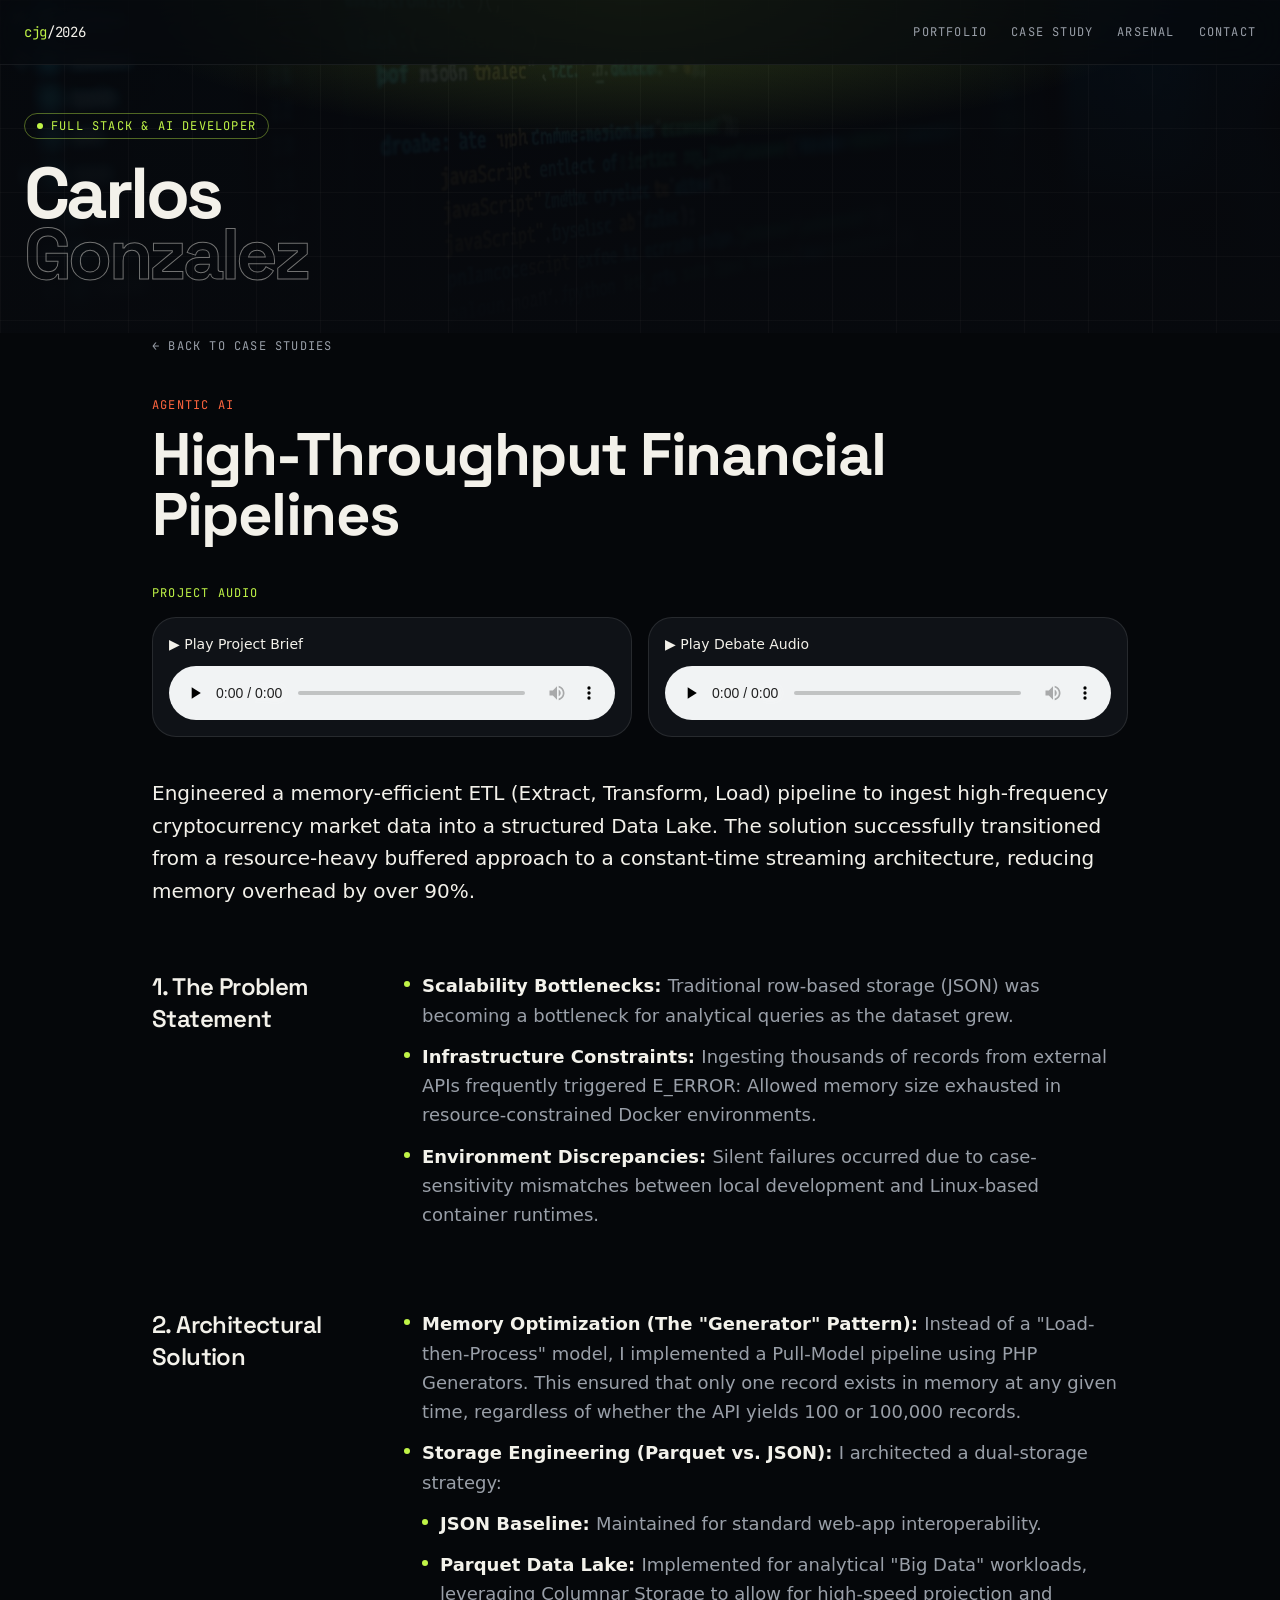
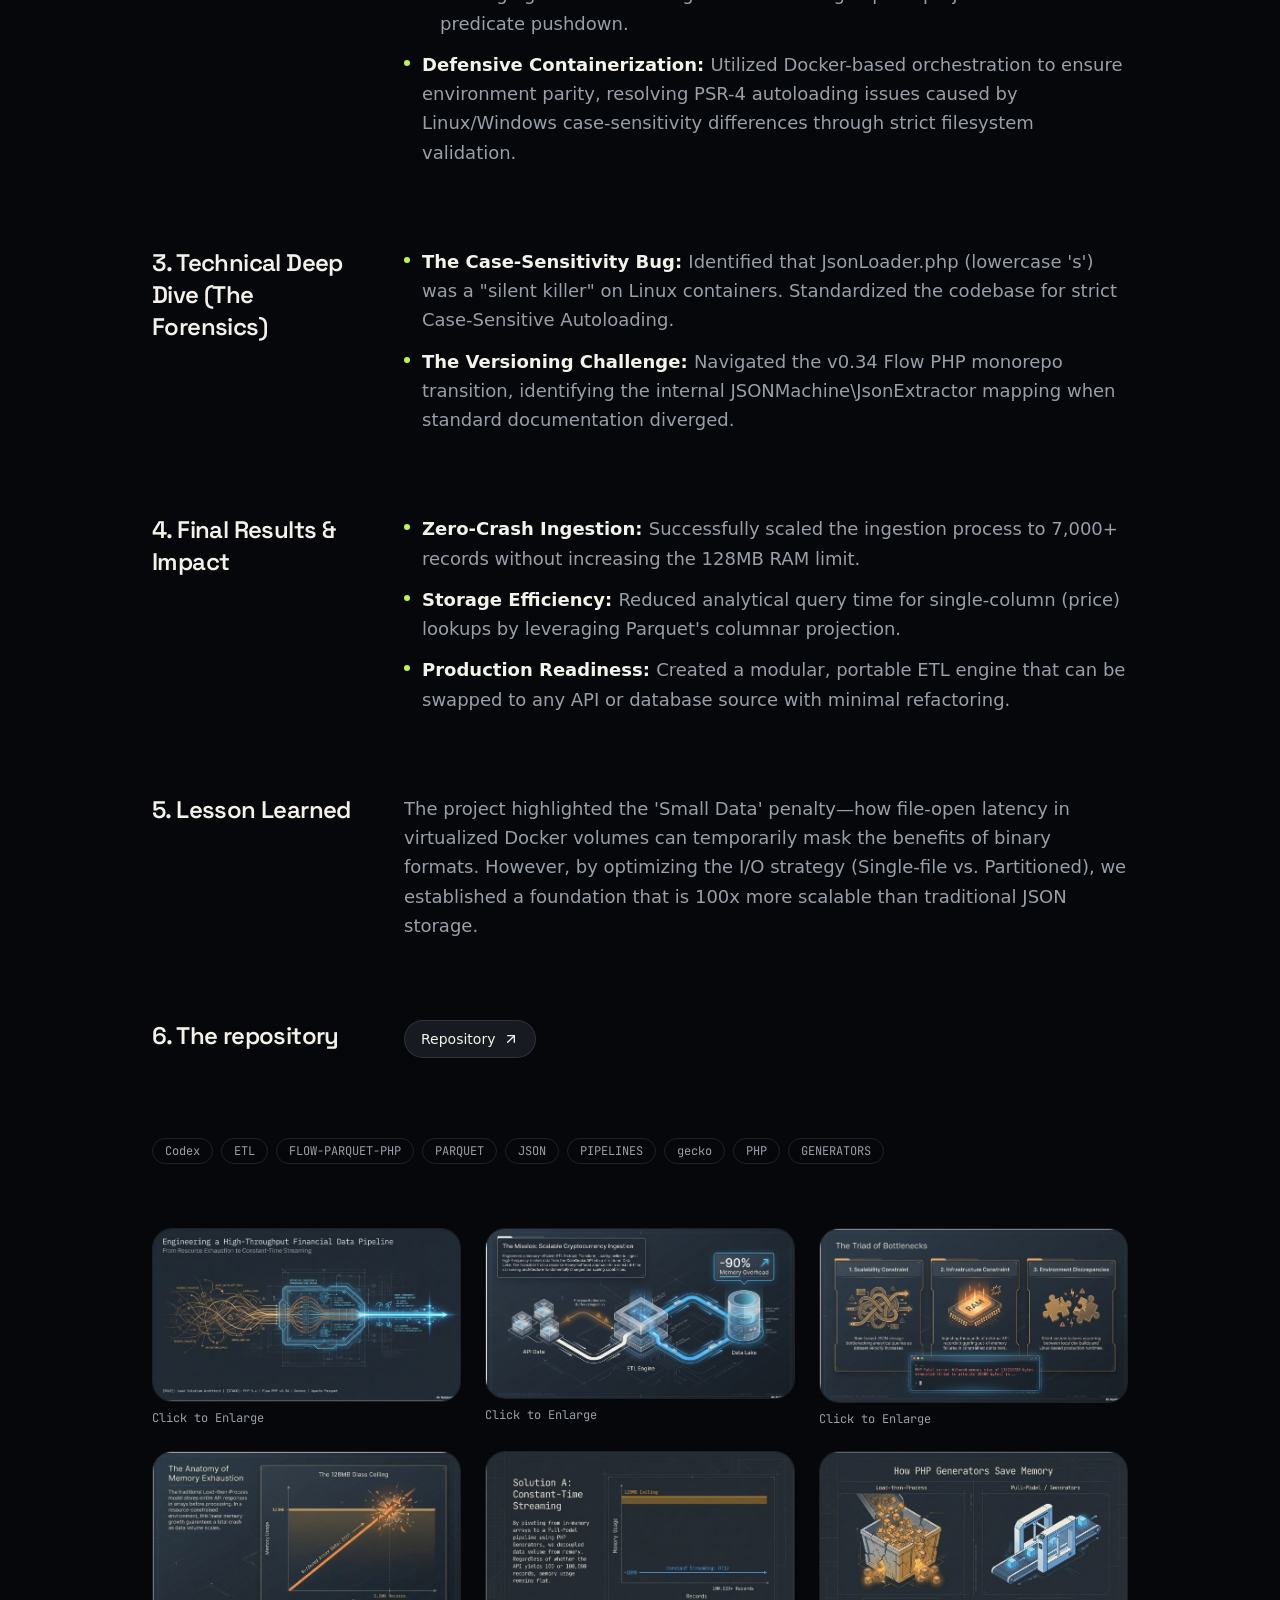
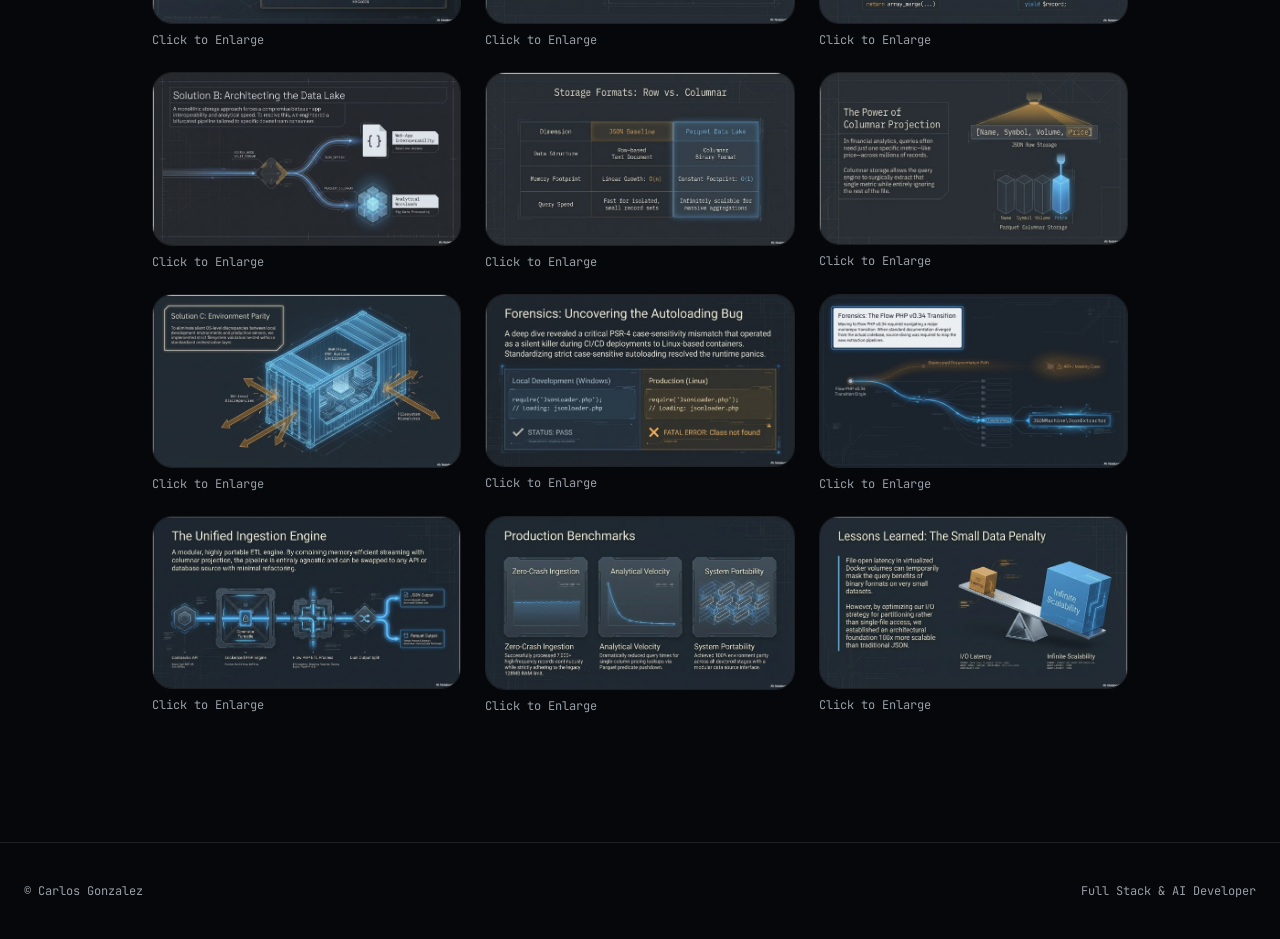
<file: flow-parquet.html>
<!DOCTYPE html>
<html lang="en"><head>
    <meta name="viewport" content="width=device-width, initial-scale=1" maximum-scale=1.0, user-scalable=no">
<title>High-Throughput Financial Pipelines — Carlos Gonzalez</title>
<meta name="viewport" content="width=device-width, initial-scale=1">
<meta name="author" content="Carlos Gonzalez">
<meta name="description" content="Case study by Carlos Gonzalez: High-Throughput Financial Pipelines (Agentic AI).">
<meta property="og:title" content="High-Throughput Financial Pipelines — Carlos Gonzalez">
<meta property="og:description" content="Case study by Carlos Gonzalez: High-Throughput Financial Pipelines (Agentic AI).">
<meta property="og:type" content="article">

<meta name="twitter:card" content="summary_large_image">
<link rel="preconnect" href="https://fonts.googleapis.com"><link rel="preconnect" href="https://fonts.gstatic.com" crossorigin>
<link rel="stylesheet" href="https://fonts.googleapis.com/css2?family=JetBrains+Mono:wght@400;500&family=Space+Grotesk:wght@400;500;600;700&display=swap">
<link rel="stylesheet" href="style.css">
    <style>
        html,body { margin: 0; background: #05070a; color: #f3f1ea; font-family: system-ui, sans-serif; touch-action: pan-x pan-y;}
    </style>
</head>
<body><!--$--><header class="fixed inset-x-0 top-0 z-50 border-b border-border/60 bg-background/70 backdrop-blur-xl" data-tsd-source="/src/components/site.tsx:25:5"><div class="mx-auto flex h-16 max-w-7xl items-center justify-between gap-4 px-6" data-tsd-source="/src/components/site.tsx:26:7"><a class="min-w-0 font-mono text-sm tracking-tight" data-tsd-source="/src/components/site.tsx:27:9" href="./"><span class="text-primary" data-tsd-source="/src/components/site.tsx:28:11">cjg</span>/2026</a><nav class="hidden items-center gap-6 font-mono text-xs uppercase tracking-widest text-muted-foreground sm:flex" data-tsd-source="/src/components/site.tsx:32:9"><a href="./#portfolio" class="transition-colors hover:text-primary" data-tsd-source="/src/components/site.tsx:35:15">Portfolio</a><a class="transition-colors hover:text-primary" data-tsd-source="/src/components/site.tsx:39:15" href="case-study">Case Study</a><a href="./#arsenal" class="transition-colors hover:text-primary" data-tsd-source="/src/components/site.tsx:35:15">Arsenal</a><a href="./#contact" class="transition-colors hover:text-primary">Contact</a></nav><button type="button" aria-expanded="false" aria-label="Open menu" class="grid h-11 w-11 shrink-0 place-items-center rounded-full border border-border text-foreground transition-colors hover:border-primary hover:text-primary sm:hidden" data-tsd-source="/src/components/site.tsx:47:9"><svg xmlns="http://www.w3.org/2000/svg" width="24" height="24" viewBox="0 0 24 24" fill="none" stroke="currentColor" stroke-width="2" stroke-linecap="round" stroke-linejoin="round" class="lucide lucide-menu h-5 w-5" aria-hidden="true" data-tsd-source="/src/components/site.tsx:54:47"><path d="M4 5h16"></path><path d="M4 12h16"></path><path d="M4 19h16"></path></svg></button></div></header><section class="relative overflow-hidden pt-28 pb-12" data-tsd-source="/src/components/site.tsx:91:5"><img src="images/hero-banner.jpg" alt="Programming code on screen" class="absolute inset-0 h-full w-full object-cover opacity-20" data-tsd-source="/src/components/site.tsx:92:7"><div class="absolute inset-0 bg-gradient-to-b from-background/40 via-background/80 to-background" data-tsd-source="/src/components/site.tsx:93:7"></div><div class="absolute inset-0 grid-lines opacity-60" data-tsd-source="/src/components/site.tsx:94:7"></div><div class="absolute inset-0 bg-glow" data-tsd-source="/src/components/site.tsx:95:7"></div><div class="relative mx-auto flex max-w-7xl flex-col gap-10 px-6 lg:flex-row lg:items-end lg:justify-between" data-tsd-source="/src/components/site.tsx:96:7"><div class="animate-rise" data-tsd-source="/src/components/site.tsx:97:9"><p class="mb-6 inline-flex items-center gap-2 rounded-full border border-primary/40 px-3 py-1 font-mono text-xs uppercase tracking-widest text-primary" data-tsd-source="/src/components/site.tsx:98:11"><span class="h-1.5 w-1.5 animate-pulse rounded-full bg-primary" data-tsd-source="/src/components/site.tsx:99:13"></span> Full Stack &amp; AI Developer</p><h1 class="font-display font-bold leading-[0.85] tracking-tighter text-5xl md:text-7xl" data-tsd-source="/src/components/site.tsx:101:11">Carlos<br data-tsd-source="/src/components/site.tsx:103:13"><span class="text-outline" data-tsd-source="/src/components/site.tsx:104:13">Gonzalez</span></h1></div></div></section><main class="mx-auto max-w-5xl px-6 pb-32" data-tsd-source="/src/components/site.tsx:179:7"><a class="font-mono text-xs uppercase tracking-widest text-muted-foreground hover:text-primary" data-tsd-source="/src/components/site.tsx:180:9" href="case-study">← Back to case studies</a><p class="mt-10 font-mono text-xs uppercase tracking-widest text-hot" data-tsd-source="/src/components/site.tsx:181:9">Agentic AI</p><h2 class="mt-3 font-display text-4xl font-bold tracking-tight md:text-6xl" data-tsd-source="/src/components/site.tsx:182:9">High-Throughput Financial Pipelines</h2><div class="mt-10" data-tsd-source="/src/components/site.tsx:192:11"><h3 class="mb-4 font-mono text-xs uppercase tracking-widest text-primary" data-tsd-source="/src/components/site.tsx:193:13">Project Audio</h3><div class="grid gap-4 md:grid-cols-2" data-tsd-source="/src/components/site.tsx:194:13"><div class="rounded-2xl border border-border bg-card p-4" data-tsd-source="/src/components/site.tsx:196:17"><p class="mb-3 text-sm font-medium" data-tsd-source="/src/components/site.tsx:197:19">▶ Play <!-- -->Project Brief</p><audio controls="" preload="none" src="audio/flow-parquet-brief.m4a" class="w-full" data-tsd-source="/src/components/site.tsx:198:19"></audio></div><div class="rounded-2xl border border-border bg-card p-4" data-tsd-source="/src/components/site.tsx:196:17"><p class="mb-3 text-sm font-medium" data-tsd-source="/src/components/site.tsx:197:19">▶ Play <!-- -->Debate Audio</p><audio controls="" preload="none" src="audio/flow-parquet-debate.m4a" class="w-full" data-tsd-source="/src/components/site.tsx:198:19"></audio></div></div></div><p class="mt-10 text-xl leading-relaxed" data-tsd-source="/src/components/site.tsx:206:34">Engineered a memory-efficient ETL (Extract, Transform, Load) pipeline to ingest high-frequency cryptocurrency market data into a structured Data Lake. The solution successfully transitioned from a resource-heavy buffered approach to a constant-time streaming architecture, reducing memory overhead by over 90%.</p><div class="mt-16 space-y-20" data-tsd-source="/src/components/site.tsx:208:9"><section class="grid gap-8 md:grid-cols-[220px_1fr]" data-tsd-source="/src/components/site.tsx:210:13"><h3 class="font-display text-2xl font-semibold tracking-tight md:sticky md:top-24 md:self-start" data-tsd-source="/src/components/site.tsx:211:15">1. The Problem Statement</h3><div class="space-y-6 text-lg leading-relaxed" data-tsd-source="/src/components/site.tsx:212:15"><ul class="space-y-3" data-tsd-source="/src/components/site.tsx:147:5"><li class="flex gap-3 text-muted-foreground" data-tsd-source="/src/components/site.tsx:149:9"><span class="mt-2.5 h-1.5 w-1.5 shrink-0 rounded-full bg-primary" data-tsd-source="/src/components/site.tsx:150:11"></span><div data-tsd-source="/src/components/site.tsx:151:11"><strong class="text-foreground" data-tsd-source="/src/components/site.tsx:152:21">Scalability Bottlenecks<!-- -->: </strong>Traditional row-based storage (JSON) was becoming a bottleneck for analytical queries as the dataset grew.</div></li><li class="flex gap-3 text-muted-foreground" data-tsd-source="/src/components/site.tsx:149:9"><span class="mt-2.5 h-1.5 w-1.5 shrink-0 rounded-full bg-primary" data-tsd-source="/src/components/site.tsx:150:11"></span><div data-tsd-source="/src/components/site.tsx:151:11"><strong class="text-foreground" data-tsd-source="/src/components/site.tsx:152:21">Infrastructure Constraints<!-- -->: </strong>Ingesting thousands of records from external APIs frequently triggered E_ERROR: Allowed memory size exhausted in resource-constrained Docker environments.</div></li><li class="flex gap-3 text-muted-foreground" data-tsd-source="/src/components/site.tsx:149:9"><span class="mt-2.5 h-1.5 w-1.5 shrink-0 rounded-full bg-primary" data-tsd-source="/src/components/site.tsx:150:11"></span><div data-tsd-source="/src/components/site.tsx:151:11"><strong class="text-foreground" data-tsd-source="/src/components/site.tsx:152:21">Environment Discrepancies<!-- -->: </strong>Silent failures occurred due to case-sensitivity mismatches between local development and Linux-based container runtimes.</div></li></ul></div></section><section class="grid gap-8 md:grid-cols-[220px_1fr]" data-tsd-source="/src/components/site.tsx:210:13"><h3 class="font-display text-2xl font-semibold tracking-tight md:sticky md:top-24 md:self-start" data-tsd-source="/src/components/site.tsx:211:15">2. Architectural Solution</h3><div class="space-y-6 text-lg leading-relaxed" data-tsd-source="/src/components/site.tsx:212:15"><ul class="space-y-3" data-tsd-source="/src/components/site.tsx:147:5"><li class="flex gap-3 text-muted-foreground" data-tsd-source="/src/components/site.tsx:149:9"><span class="mt-2.5 h-1.5 w-1.5 shrink-0 rounded-full bg-primary" data-tsd-source="/src/components/site.tsx:150:11"></span><div data-tsd-source="/src/components/site.tsx:151:11"><strong class="text-foreground" data-tsd-source="/src/components/site.tsx:152:21">Memory Optimization (The "Generator" Pattern)<!-- -->: </strong>Instead of a "Load-then-Process" model, I implemented a Pull-Model pipeline using PHP Generators. This ensured that only one record exists in memory at any given time, regardless of whether the API yields 100 or 100,000 records.</div></li><li class="flex gap-3 text-muted-foreground" data-tsd-source="/src/components/site.tsx:149:9"><span class="mt-2.5 h-1.5 w-1.5 shrink-0 rounded-full bg-primary" data-tsd-source="/src/components/site.tsx:150:11"></span><div data-tsd-source="/src/components/site.tsx:151:11"><strong class="text-foreground" data-tsd-source="/src/components/site.tsx:152:21">Storage Engineering (Parquet vs. JSON)<!-- -->: </strong>I architected a dual-storage strategy:<div class="mt-3" data-tsd-source="/src/components/site.tsx:154:23"><ul class="space-y-3" data-tsd-source="/src/components/site.tsx:147:5"><li class="flex gap-3 text-muted-foreground" data-tsd-source="/src/components/site.tsx:149:9"><span class="mt-2.5 h-1.5 w-1.5 shrink-0 rounded-full bg-primary" data-tsd-source="/src/components/site.tsx:150:11"></span><div data-tsd-source="/src/components/site.tsx:151:11"><strong class="text-foreground" data-tsd-source="/src/components/site.tsx:152:21">JSON Baseline<!-- -->: </strong>Maintained for standard web-app interoperability.</div></li><li class="flex gap-3 text-muted-foreground" data-tsd-source="/src/components/site.tsx:149:9"><span class="mt-2.5 h-1.5 w-1.5 shrink-0 rounded-full bg-primary" data-tsd-source="/src/components/site.tsx:150:11"></span><div data-tsd-source="/src/components/site.tsx:151:11"><strong class="text-foreground" data-tsd-source="/src/components/site.tsx:152:21">Parquet Data Lake<!-- -->: </strong>Implemented for analytical "Big Data" workloads, leveraging Columnar Storage to allow for high-speed projection and predicate pushdown.</div></li></ul></div></div></li><li class="flex gap-3 text-muted-foreground" data-tsd-source="/src/components/site.tsx:149:9"><span class="mt-2.5 h-1.5 w-1.5 shrink-0 rounded-full bg-primary" data-tsd-source="/src/components/site.tsx:150:11"></span><div data-tsd-source="/src/components/site.tsx:151:11"><strong class="text-foreground" data-tsd-source="/src/components/site.tsx:152:21">Defensive Containerization<!-- -->: </strong>Utilized Docker-based orchestration to ensure environment parity, resolving PSR-4 autoloading issues caused by Linux/Windows case-sensitivity differences through strict filesystem validation.</div></li></ul></div></section><section class="grid gap-8 md:grid-cols-[220px_1fr]" data-tsd-source="/src/components/site.tsx:210:13"><h3 class="font-display text-2xl font-semibold tracking-tight md:sticky md:top-24 md:self-start" data-tsd-source="/src/components/site.tsx:211:15">3. Technical Deep Dive (The Forensics)</h3><div class="space-y-6 text-lg leading-relaxed" data-tsd-source="/src/components/site.tsx:212:15"><ul class="space-y-3" data-tsd-source="/src/components/site.tsx:147:5"><li class="flex gap-3 text-muted-foreground" data-tsd-source="/src/components/site.tsx:149:9"><span class="mt-2.5 h-1.5 w-1.5 shrink-0 rounded-full bg-primary" data-tsd-source="/src/components/site.tsx:150:11"></span><div data-tsd-source="/src/components/site.tsx:151:11"><strong class="text-foreground" data-tsd-source="/src/components/site.tsx:152:21">The Case-Sensitivity Bug<!-- -->: </strong>Identified that JsonLoader.php (lowercase 's') was a "silent killer" on Linux containers. Standardized the codebase for strict Case-Sensitive Autoloading.</div></li><li class="flex gap-3 text-muted-foreground" data-tsd-source="/src/components/site.tsx:149:9"><span class="mt-2.5 h-1.5 w-1.5 shrink-0 rounded-full bg-primary" data-tsd-source="/src/components/site.tsx:150:11"></span><div data-tsd-source="/src/components/site.tsx:151:11"><strong class="text-foreground" data-tsd-source="/src/components/site.tsx:152:21">The Versioning Challenge<!-- -->: </strong>Navigated the v0.34 Flow PHP monorepo transition, identifying the internal JSONMachine\JsonExtractor mapping when standard documentation diverged.</div></li></ul></div></section><section class="grid gap-8 md:grid-cols-[220px_1fr]" data-tsd-source="/src/components/site.tsx:210:13"><h3 class="font-display text-2xl font-semibold tracking-tight md:sticky md:top-24 md:self-start" data-tsd-source="/src/components/site.tsx:211:15">4. Final Results &amp; Impact</h3><div class="space-y-6 text-lg leading-relaxed" data-tsd-source="/src/components/site.tsx:212:15"><ul class="space-y-3" data-tsd-source="/src/components/site.tsx:147:5"><li class="flex gap-3 text-muted-foreground" data-tsd-source="/src/components/site.tsx:149:9"><span class="mt-2.5 h-1.5 w-1.5 shrink-0 rounded-full bg-primary" data-tsd-source="/src/components/site.tsx:150:11"></span><div data-tsd-source="/src/components/site.tsx:151:11"><strong class="text-foreground" data-tsd-source="/src/components/site.tsx:152:21">Zero-Crash Ingestion<!-- -->: </strong>Successfully scaled the ingestion process to 7,000+ records without increasing the 128MB RAM limit.</div></li><li class="flex gap-3 text-muted-foreground" data-tsd-source="/src/components/site.tsx:149:9"><span class="mt-2.5 h-1.5 w-1.5 shrink-0 rounded-full bg-primary" data-tsd-source="/src/components/site.tsx:150:11"></span><div data-tsd-source="/src/components/site.tsx:151:11"><strong class="text-foreground" data-tsd-source="/src/components/site.tsx:152:21">Storage Efficiency<!-- -->: </strong>Reduced analytical query time for single-column (price) lookups by leveraging Parquet's columnar projection.</div></li><li class="flex gap-3 text-muted-foreground" data-tsd-source="/src/components/site.tsx:149:9"><span class="mt-2.5 h-1.5 w-1.5 shrink-0 rounded-full bg-primary" data-tsd-source="/src/components/site.tsx:150:11"></span><div data-tsd-source="/src/components/site.tsx:151:11"><strong class="text-foreground" data-tsd-source="/src/components/site.tsx:152:21">Production Readiness<!-- -->: </strong>Created a modular, portable ETL engine that can be swapped to any API or database source with minimal refactoring.</div></li></ul></div></section><section class="grid gap-8 md:grid-cols-[220px_1fr]" data-tsd-source="/src/components/site.tsx:210:13"><h3 class="font-display text-2xl font-semibold tracking-tight md:sticky md:top-24 md:self-start" data-tsd-source="/src/components/site.tsx:211:15">5. Lesson Learned</h3><div class="space-y-6 text-lg leading-relaxed" data-tsd-source="/src/components/site.tsx:212:15"><p class="text-muted-foreground" data-tsd-source="/src/components/site.tsx:213:37">The project highlighted the 'Small Data' penalty—how file-open latency in virtualized Docker volumes can temporarily mask the benefits of binary formats. However, by optimizing the I/O strategy (Single-file vs. Partitioned), we established a foundation that is 100x more scalable than traditional JSON storage.</p></div></section><section class="grid gap-8 md:grid-cols-[220px_1fr]" data-tsd-source="/src/components/site.tsx:210:13"><h3 class="font-display text-2xl font-semibold tracking-tight md:sticky md:top-24 md:self-start" data-tsd-source="/src/components/site.tsx:211:15">6. The repository</h3><div class="space-y-6 text-lg leading-relaxed" data-tsd-source="/src/components/site.tsx:212:15"><a href="https://github.com/carlosjgonzalez/flow-parquet-php" target="_blank" rel="noreferrer" class="group inline-flex items-center gap-2 rounded-full border border-border bg-secondary px-4 py-2 text-sm font-medium transition-all hover:border-primary hover:bg-primary hover:text-primary-foreground" data-tsd-source="/src/components/site.tsx:141:5">Repository<svg xmlns="http://www.w3.org/2000/svg" width="24" height="24" viewBox="0 0 24 24" fill="none" stroke="currentColor" stroke-width="2" stroke-linecap="round" stroke-linejoin="round" class="lucide lucide-arrow-up-right h-4 w-4 transition-transform group-hover:-translate-y-0.5 group-hover:translate-x-0.5" aria-hidden="true" data-tsd-source="/src/components/site.tsx:135:7"><path d="M7 7h10v10"></path><path d="M7 17 17 7"></path></svg></a></div></section></div><div class="mt-20 flex flex-wrap gap-2" data-tsd-source="/src/components/site.tsx:229:9"><span class="rounded-full border border-border px-3 py-1 font-mono text-xs text-muted-foreground" data-tsd-source="/src/components/site.tsx:231:13">Codex</span><span class="rounded-full border border-border px-3 py-1 font-mono text-xs text-muted-foreground" data-tsd-source="/src/components/site.tsx:231:13">ETL</span><span class="rounded-full border border-border px-3 py-1 font-mono text-xs text-muted-foreground" data-tsd-source="/src/components/site.tsx:231:13">FLOW-PARQUET-PHP</span><span class="rounded-full border border-border px-3 py-1 font-mono text-xs text-muted-foreground" data-tsd-source="/src/components/site.tsx:231:13">PARQUET</span><span class="rounded-full border border-border px-3 py-1 font-mono text-xs text-muted-foreground" data-tsd-source="/src/components/site.tsx:231:13">JSON</span><span class="rounded-full border border-border px-3 py-1 font-mono text-xs text-muted-foreground" data-tsd-source="/src/components/site.tsx:231:13">PIPELINES</span><span class="rounded-full border border-border px-3 py-1 font-mono text-xs text-muted-foreground" data-tsd-source="/src/components/site.tsx:231:13">gecko</span><span class="rounded-full border border-border px-3 py-1 font-mono text-xs text-muted-foreground" data-tsd-source="/src/components/site.tsx:231:13">PHP</span><span class="rounded-full border border-border px-3 py-1 font-mono text-xs text-muted-foreground" data-tsd-source="/src/components/site.tsx:231:13">GENERATORS</span></div><div class="mt-16 grid gap-6 sm:grid-cols-2 lg:grid-cols-3" data-tsd-source="/src/components/site.tsx:236:11"><figure class="group" data-tsd-source="/src/components/site.tsx:164:5"><a href="images/flow-parquet-1.jpg" target="_blank" class="block w-full overflow-hidden rounded-xl border border-border" data-tsd-source="/src/components/site.tsx:165:7"><img src="images/flow-parquet-1.jpg" alt="Flow Parquet slide 1" loading="lazy" class="w-full transition-transform duration-500 group-hover:scale-[1.03]" data-tsd-source="/src/components/site.tsx:166:9"></a><figcaption class="mt-2 font-mono text-xs text-muted-foreground" data-tsd-source="/src/components/site.tsx:168:19">Click to Enlarge</figcaption></figure><figure class="group" data-tsd-source="/src/components/site.tsx:164:5"><a href="images/flow-parquet-2.jpg" target="_blank" class="block w-full overflow-hidden rounded-xl border border-border" data-tsd-source="/src/components/site.tsx:165:7"><img src="images/flow-parquet-2.jpg" alt="Flow Parquet slide 2" loading="lazy" class="w-full transition-transform duration-500 group-hover:scale-[1.03]" data-tsd-source="/src/components/site.tsx:166:9"></a><figcaption class="mt-2 font-mono text-xs text-muted-foreground" data-tsd-source="/src/components/site.tsx:168:19">Click to Enlarge</figcaption></figure><figure class="group" data-tsd-source="/src/components/site.tsx:164:5"><a href="images/flow-parquet-3.jpg" target="_blank" class="block w-full overflow-hidden rounded-xl border border-border" data-tsd-source="/src/components/site.tsx:165:7"><img src="images/flow-parquet-3.jpg" alt="Flow Parquet slide 3" loading="lazy" class="w-full transition-transform duration-500 group-hover:scale-[1.03]" data-tsd-source="/src/components/site.tsx:166:9"></a><figcaption class="mt-2 font-mono text-xs text-muted-foreground" data-tsd-source="/src/components/site.tsx:168:19">Click to Enlarge</figcaption></figure><figure class="group" data-tsd-source="/src/components/site.tsx:164:5"><a href="images/flow-parquet-4.jpg" target="_blank" class="block w-full overflow-hidden rounded-xl border border-border" data-tsd-source="/src/components/site.tsx:165:7"><img src="images/flow-parquet-4.jpg" alt="Flow Parquet slide 4" loading="lazy" class="w-full transition-transform duration-500 group-hover:scale-[1.03]" data-tsd-source="/src/components/site.tsx:166:9"></a><figcaption class="mt-2 font-mono text-xs text-muted-foreground" data-tsd-source="/src/components/site.tsx:168:19">Click to Enlarge</figcaption></figure><figure class="group" data-tsd-source="/src/components/site.tsx:164:5"><a href="images/flow-parquet-5.jpg" target="_blank" class="block w-full overflow-hidden rounded-xl border border-border" data-tsd-source="/src/components/site.tsx:165:7"><img src="images/flow-parquet-5.jpg" alt="Flow Parquet slide 5" loading="lazy" class="w-full transition-transform duration-500 group-hover:scale-[1.03]" data-tsd-source="/src/components/site.tsx:166:9"></a><figcaption class="mt-2 font-mono text-xs text-muted-foreground" data-tsd-source="/src/components/site.tsx:168:19">Click to Enlarge</figcaption></figure><figure class="group" data-tsd-source="/src/components/site.tsx:164:5"><a href="images/flow-parquet-6.jpg" target="_blank" class="block w-full overflow-hidden rounded-xl border border-border" data-tsd-source="/src/components/site.tsx:165:7"><img src="images/flow-parquet-6.jpg" alt="Flow Parquet slide 6" loading="lazy" class="w-full transition-transform duration-500 group-hover:scale-[1.03]" data-tsd-source="/src/components/site.tsx:166:9"></a><figcaption class="mt-2 font-mono text-xs text-muted-foreground" data-tsd-source="/src/components/site.tsx:168:19">Click to Enlarge</figcaption></figure><figure class="group" data-tsd-source="/src/components/site.tsx:164:5"><a href="images/flow-parquet-7.jpg" target="_blank" class="block w-full overflow-hidden rounded-xl border border-border" data-tsd-source="/src/components/site.tsx:165:7"><img src="images/flow-parquet-7.jpg" alt="Flow Parquet slide 7" loading="lazy" class="w-full transition-transform duration-500 group-hover:scale-[1.03]" data-tsd-source="/src/components/site.tsx:166:9"></a><figcaption class="mt-2 font-mono text-xs text-muted-foreground" data-tsd-source="/src/components/site.tsx:168:19">Click to Enlarge</figcaption></figure><figure class="group" data-tsd-source="/src/components/site.tsx:164:5"><a href="images/flow-parquet-8.jpg" target="_blank" class="block w-full overflow-hidden rounded-xl border border-border" data-tsd-source="/src/components/site.tsx:165:7"><img src="images/flow-parquet-8.jpg" alt="Flow Parquet slide 8" loading="lazy" class="w-full transition-transform duration-500 group-hover:scale-[1.03]" data-tsd-source="/src/components/site.tsx:166:9"></a><figcaption class="mt-2 font-mono text-xs text-muted-foreground" data-tsd-source="/src/components/site.tsx:168:19">Click to Enlarge</figcaption></figure><figure class="group" data-tsd-source="/src/components/site.tsx:164:5"><a href="images/flow-parquet-9.jpg" target="_blank" class="block w-full overflow-hidden rounded-xl border border-border" data-tsd-source="/src/components/site.tsx:165:7"><img src="images/flow-parquet-9.jpg" alt="Flow Parquet slide 9" loading="lazy" class="w-full transition-transform duration-500 group-hover:scale-[1.03]" data-tsd-source="/src/components/site.tsx:166:9"></a><figcaption class="mt-2 font-mono text-xs text-muted-foreground" data-tsd-source="/src/components/site.tsx:168:19">Click to Enlarge</figcaption></figure><figure class="group" data-tsd-source="/src/components/site.tsx:164:5"><a href="images/flow-parquet-10.jpg" target="_blank" class="block w-full overflow-hidden rounded-xl border border-border" data-tsd-source="/src/components/site.tsx:165:7"><img src="images/flow-parquet-10.jpg" alt="Flow Parquet slide 10" loading="lazy" class="w-full transition-transform duration-500 group-hover:scale-[1.03]" data-tsd-source="/src/components/site.tsx:166:9"></a><figcaption class="mt-2 font-mono text-xs text-muted-foreground" data-tsd-source="/src/components/site.tsx:168:19">Click to Enlarge</figcaption></figure><figure class="group" data-tsd-source="/src/components/site.tsx:164:5"><a href="images/flow-parquet-11.jpg" target="_blank" class="block w-full overflow-hidden rounded-xl border border-border" data-tsd-source="/src/components/site.tsx:165:7"><img src="images/flow-parquet-11.jpg" alt="Flow Parquet slide 11" loading="lazy" class="w-full transition-transform duration-500 group-hover:scale-[1.03]" data-tsd-source="/src/components/site.tsx:166:9"></a><figcaption class="mt-2 font-mono text-xs text-muted-foreground" data-tsd-source="/src/components/site.tsx:168:19">Click to Enlarge</figcaption></figure><figure class="group" data-tsd-source="/src/components/site.tsx:164:5"><a href="images/flow-parquet-12.jpg" target="_blank" class="block w-full overflow-hidden rounded-xl border border-border" data-tsd-source="/src/components/site.tsx:165:7"><img src="images/flow-parquet-12.jpg" alt="Flow Parquet slide 12" loading="lazy" class="w-full transition-transform duration-500 group-hover:scale-[1.03]" data-tsd-source="/src/components/site.tsx:166:9"></a><figcaption class="mt-2 font-mono text-xs text-muted-foreground" data-tsd-source="/src/components/site.tsx:168:19">Click to Enlarge</figcaption></figure><figure class="group" data-tsd-source="/src/components/site.tsx:164:5"><a href="images/flow-parquet-13.jpg" target="_blank" class="block w-full overflow-hidden rounded-xl border border-border" data-tsd-source="/src/components/site.tsx:165:7"><img src="images/flow-parquet-13.jpg" alt="Flow Parquet slide 13" loading="lazy" class="w-full transition-transform duration-500 group-hover:scale-[1.03]" data-tsd-source="/src/components/site.tsx:166:9"></a><figcaption class="mt-2 font-mono text-xs text-muted-foreground" data-tsd-source="/src/components/site.tsx:168:19">Click to Enlarge</figcaption></figure><figure class="group" data-tsd-source="/src/components/site.tsx:164:5"><a href="images/flow-parquet-14.jpg" target="_blank" class="block w-full overflow-hidden rounded-xl border border-border" data-tsd-source="/src/components/site.tsx:165:7"><img src="images/flow-parquet-14.jpg" alt="Flow Parquet slide 14" loading="lazy" class="w-full transition-transform duration-500 group-hover:scale-[1.03]" data-tsd-source="/src/components/site.tsx:166:9"></a><figcaption class="mt-2 font-mono text-xs text-muted-foreground" data-tsd-source="/src/components/site.tsx:168:19">Click to Enlarge</figcaption></figure><figure class="group" data-tsd-source="/src/components/site.tsx:164:5"><a href="images/flow-parquet-15.jpg" target="_blank" class="block w-full overflow-hidden rounded-xl border border-border" data-tsd-source="/src/components/site.tsx:165:7"><img src="images/flow-parquet-15.jpg" alt="Flow Parquet slide 15" loading="lazy" class="w-full transition-transform duration-500 group-hover:scale-[1.03]" data-tsd-source="/src/components/site.tsx:166:9"></a><figcaption class="mt-2 font-mono text-xs text-muted-foreground" data-tsd-source="/src/components/site.tsx:168:19">Click to Enlarge</figcaption></figure></div></main><footer class="border-t border-border py-10" data-tsd-source="/src/components/site.tsx:254:5"><div class="mx-auto flex max-w-7xl justify-between px-6 font-mono text-xs text-muted-foreground" data-tsd-source="/src/components/site.tsx:255:7"><span data-tsd-source="/src/components/site.tsx:256:9">© Carlos Gonzalez</span><span data-tsd-source="/src/components/site.tsx:257:9">Full Stack &amp; AI Developer</span></div></footer><!--/$--><div id="mobile-menu" style="display:none" class="fixed inset-x-0 top-16 bottom-0 z-[60] overflow-y-auto bg-background/95 backdrop-blur-xl sm:hidden" data-tsd-source="/src/components/site.tsx:61:9"><nav class="flex flex-col gap-2 px-6 py-8" data-tsd-source="/src/components/site.tsx:62:11"><a href="./#portfolio" class="flex items-center justify-between border-b border-border/60 py-5 font-display text-3xl font-bold tracking-tight text-foreground transition-colors hover:text-primary" data-tsd-source="/src/components/site.tsx:67:17">Portfolio<span class="font-mono text-xs uppercase tracking-widest text-muted-foreground" data-tsd-source="/src/components/site.tsx:69:19">01</span></a><a class="flex items-center justify-between border-b border-border/60 py-5 font-display text-3xl font-bold tracking-tight text-foreground transition-colors hover:text-primary" data-tsd-source="/src/components/site.tsx:74:17" href="case-study">Case Study<span class="font-mono text-xs uppercase tracking-widest text-muted-foreground" data-tsd-source="/src/components/site.tsx:76:19">02</span></a><a href="./#arsenal" class="flex items-center justify-between border-b border-border/60 py-5 font-display text-3xl font-bold tracking-tight text-foreground transition-colors hover:text-primary" data-tsd-source="/src/components/site.tsx:67:17">Arsenal<span class="font-mono text-xs uppercase tracking-widest text-muted-foreground" data-tsd-source="/src/components/site.tsx:69:19">03</span></a><a href="./#contact" class="flex items-center justify-between border-b border-border/60 py-5 font-display text-3xl font-bold tracking-tight text-foreground transition-colors hover:text-primary" data-tsd-source="/src/components/site.tsx:67:17">Contact<span class="font-mono text-xs uppercase tracking-widest text-muted-foreground" data-tsd-source="/src/components/site.tsx:69:19">04</span></a></nav></div><script>(function(){var b=document.querySelector('[aria-label="Open menu"]'),p=document.getElementById('mobile-menu');if(!b||!p)return;
function s(o){p.style.display=o?'':'none';b.setAttribute('aria-expanded',o);b.setAttribute('aria-label',o?'Close menu':'Open menu');b.innerHTML=o?X:M;document.body.style.overflow=o?'hidden':''}
var M=b.innerHTML,X='<svg xmlns="http://www.w3.org/2000/svg" width="24" height="24" viewBox="0 0 24 24" fill="none" stroke="currentColor" stroke-width="2" stroke-linecap="round" stroke-linejoin="round" class="h-5 w-5"><path d="M18 6 6 18"/><path d="m6 6 12 12"/></svg>';
b.addEventListener('click',function(){s(p.style.display==='none')});p.querySelectorAll('a').forEach(function(a){a.addEventListener('click',function(){s(false)})});})();</script></body></html>
</file>
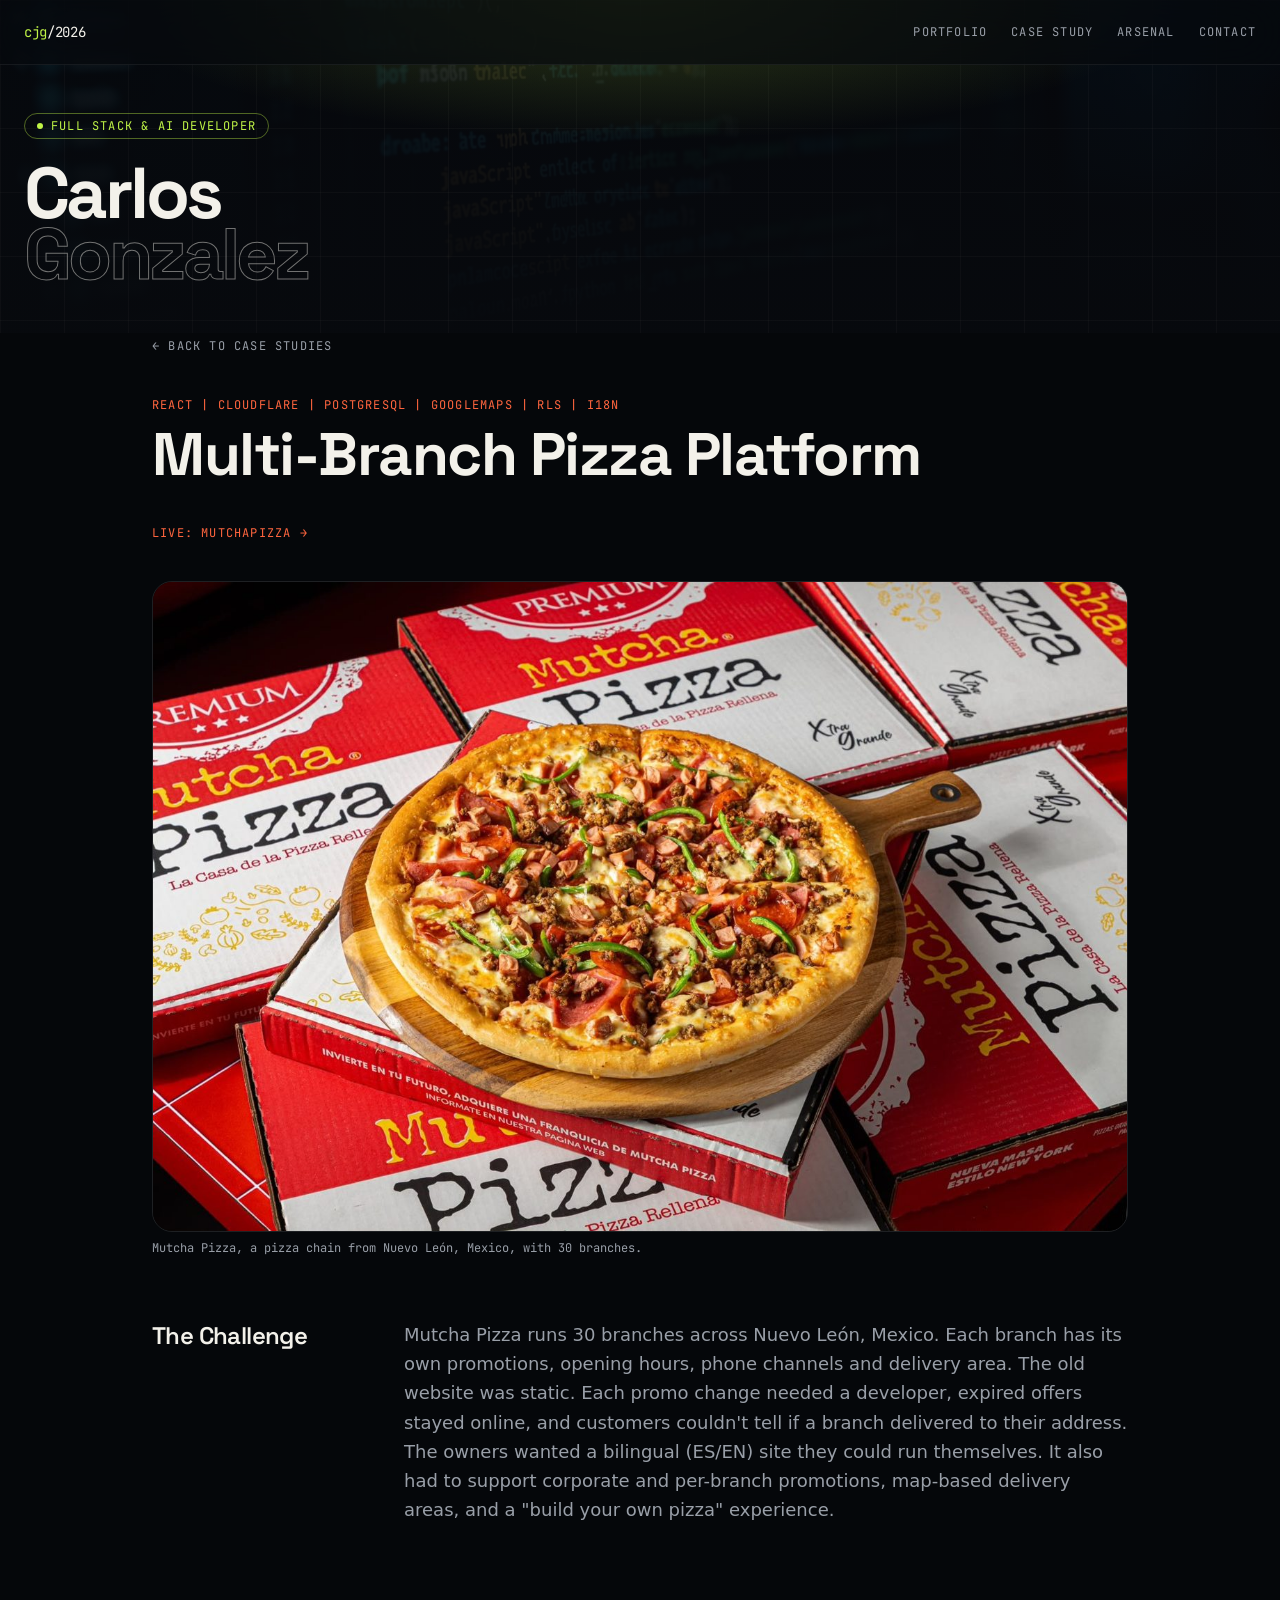
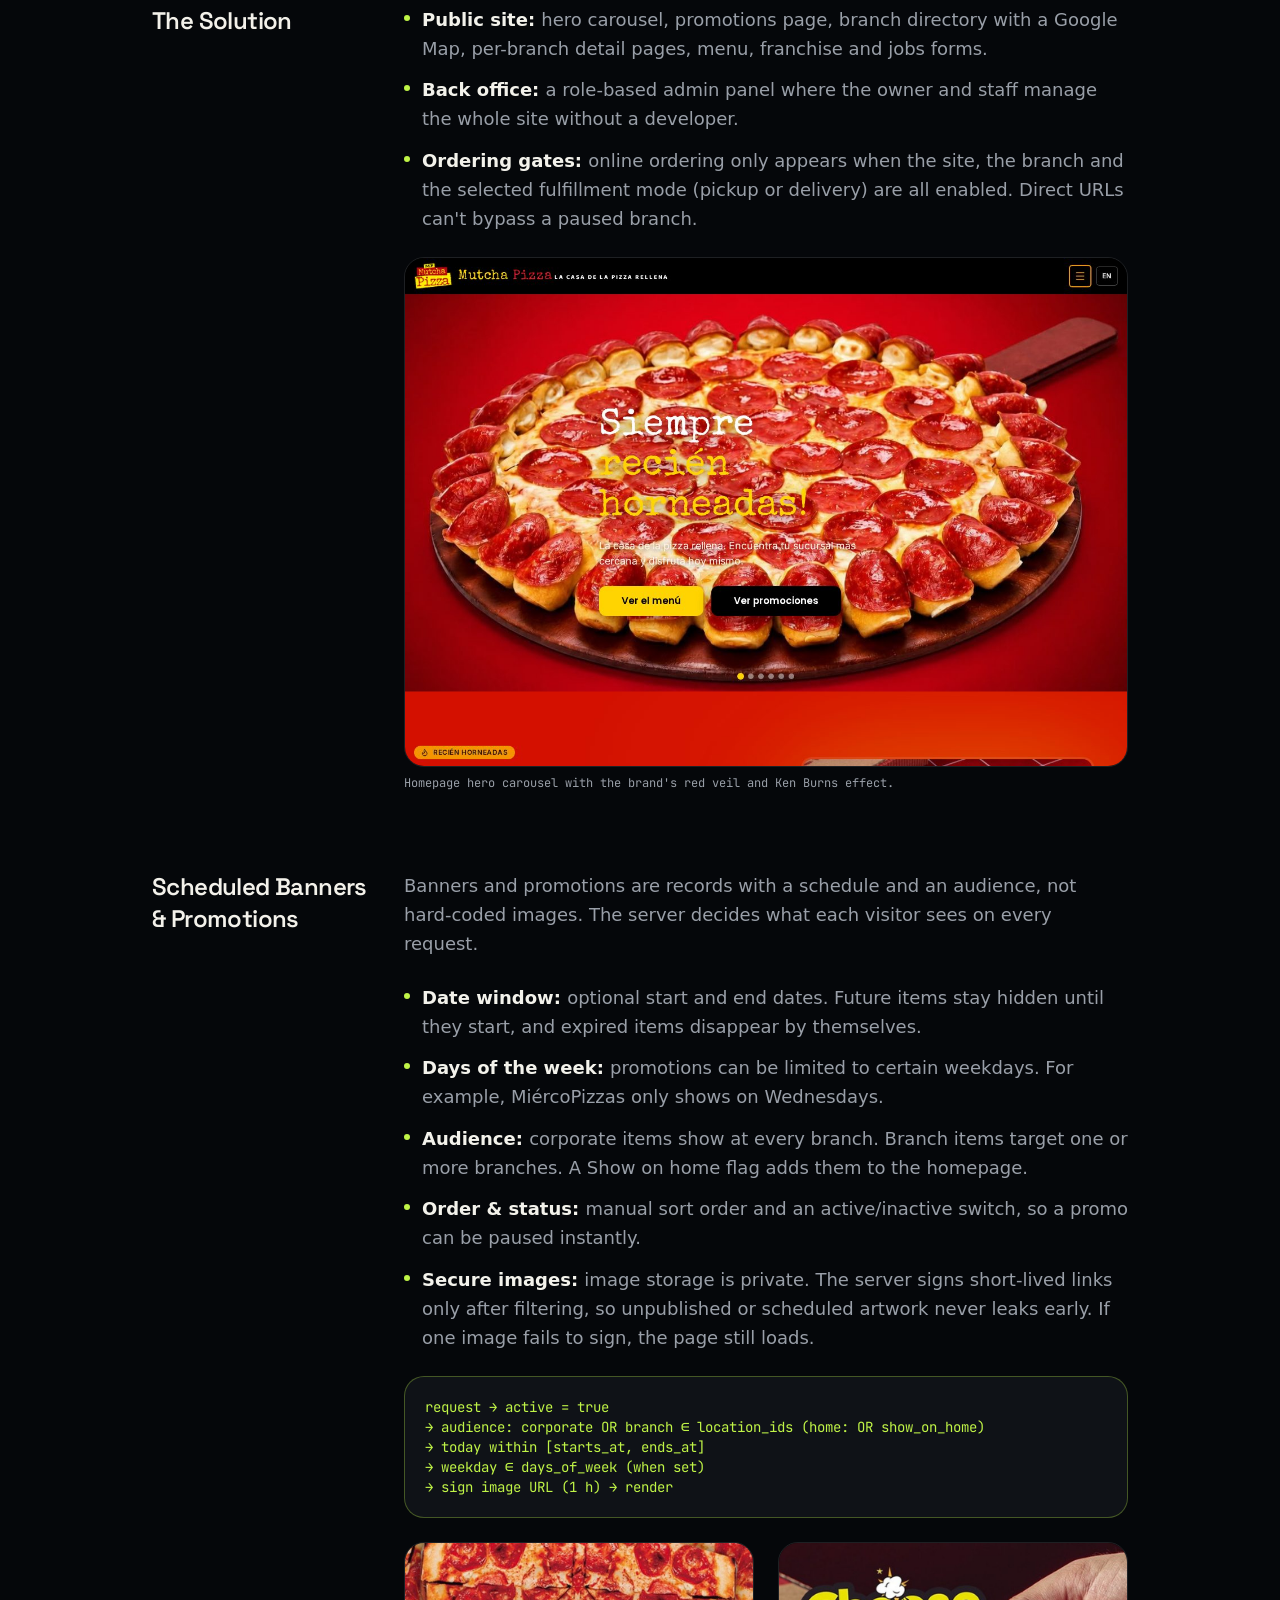
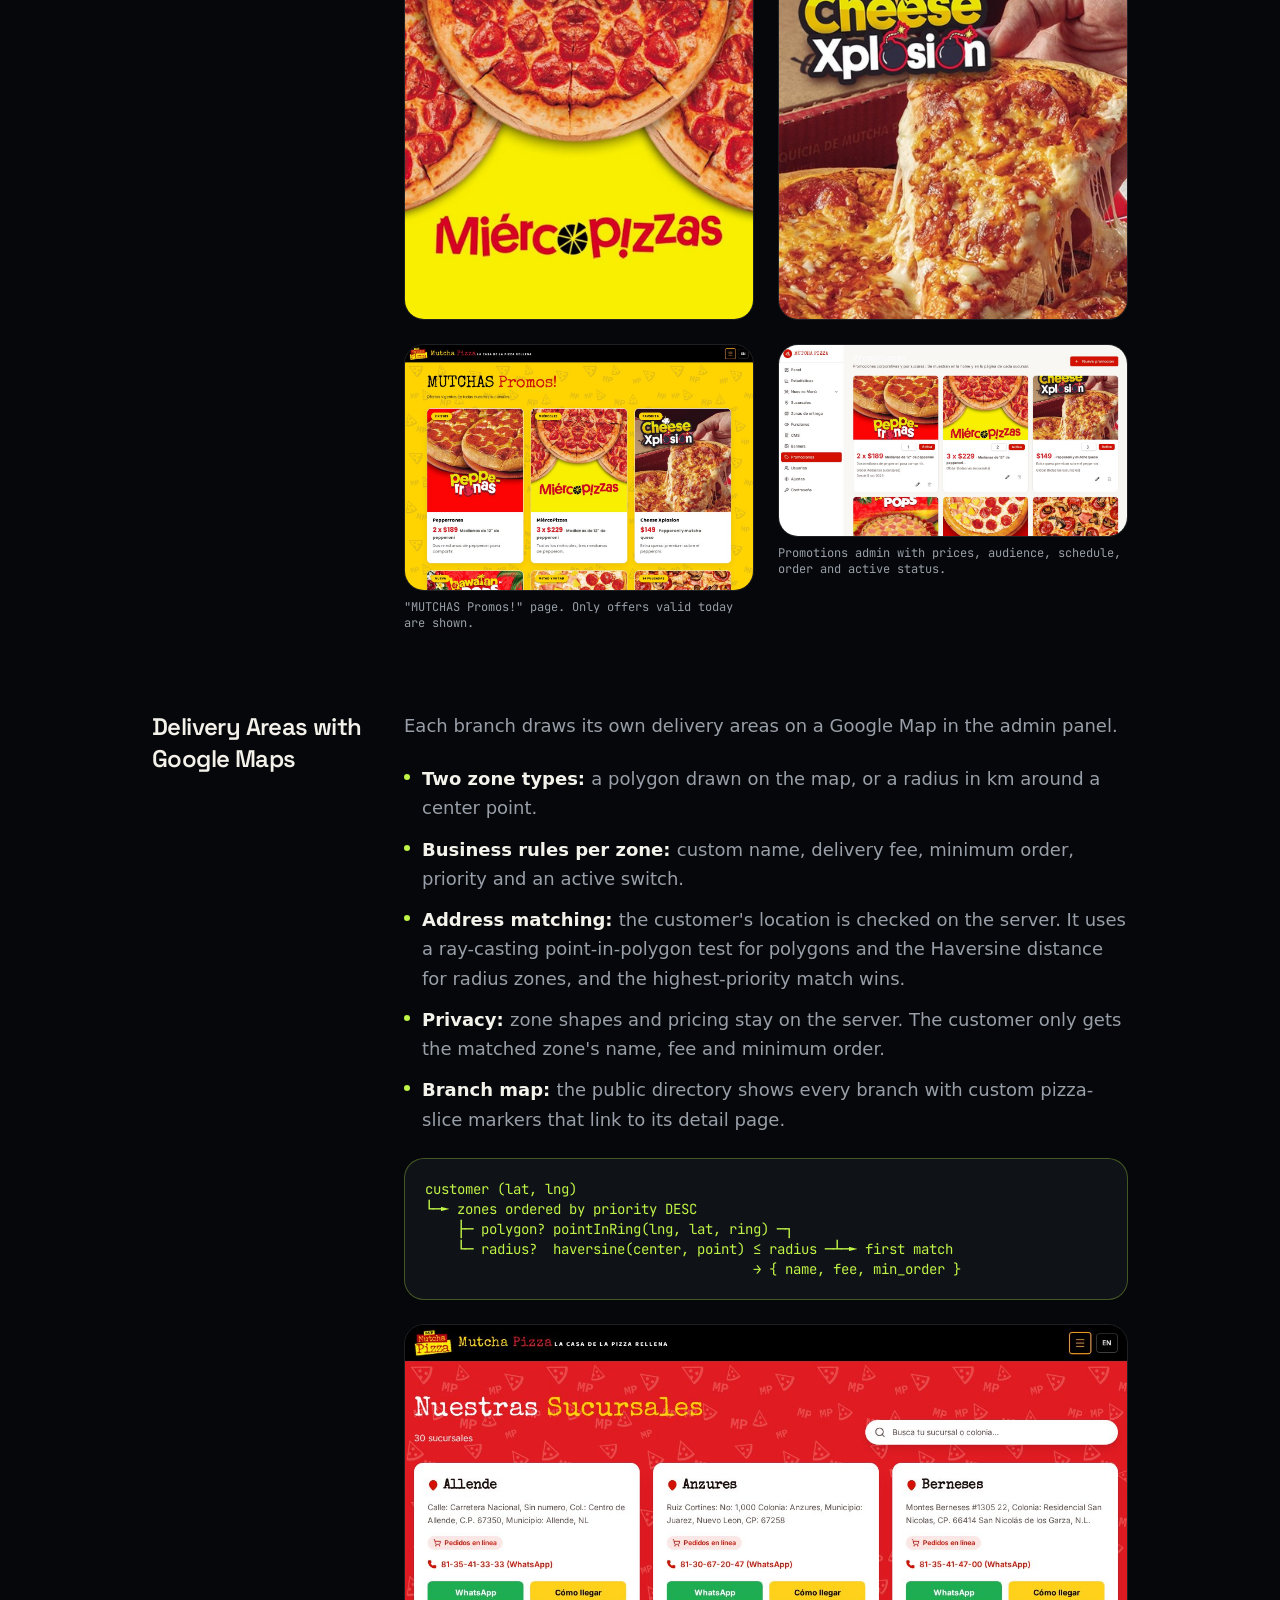
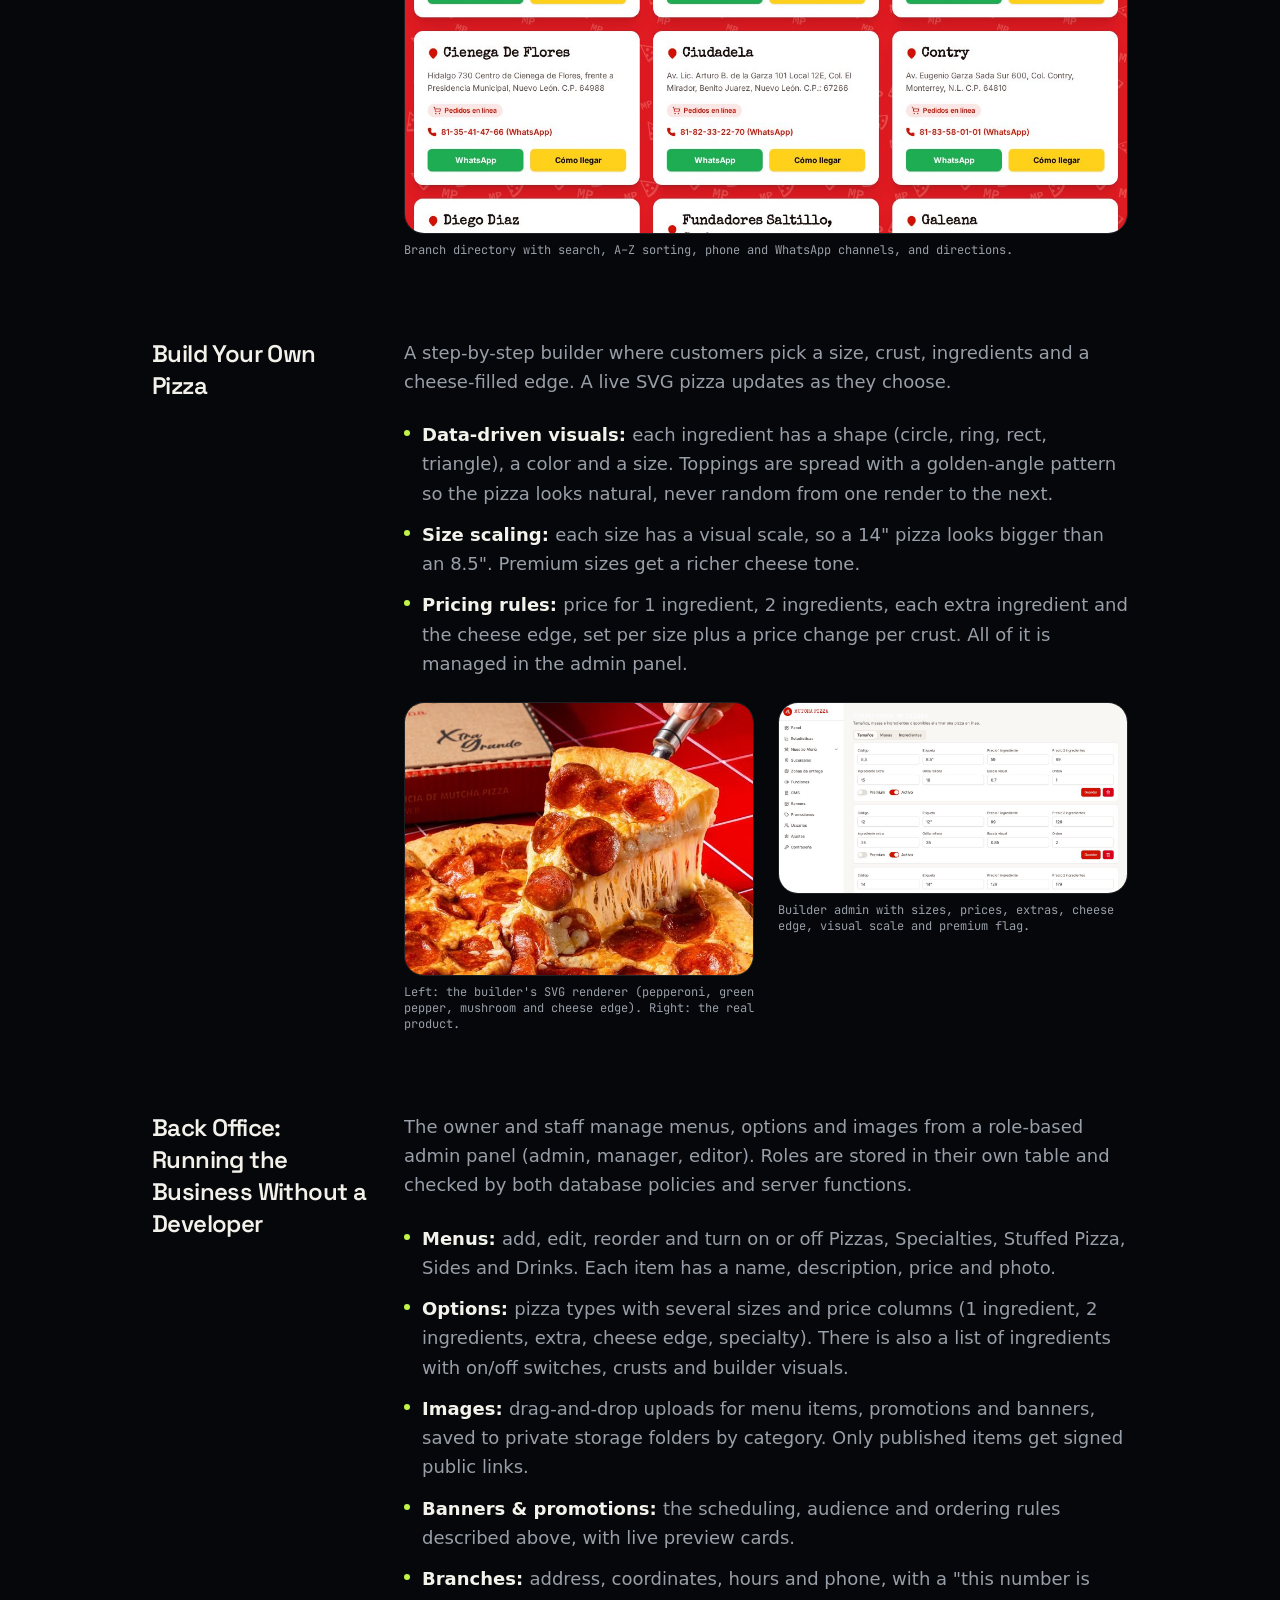
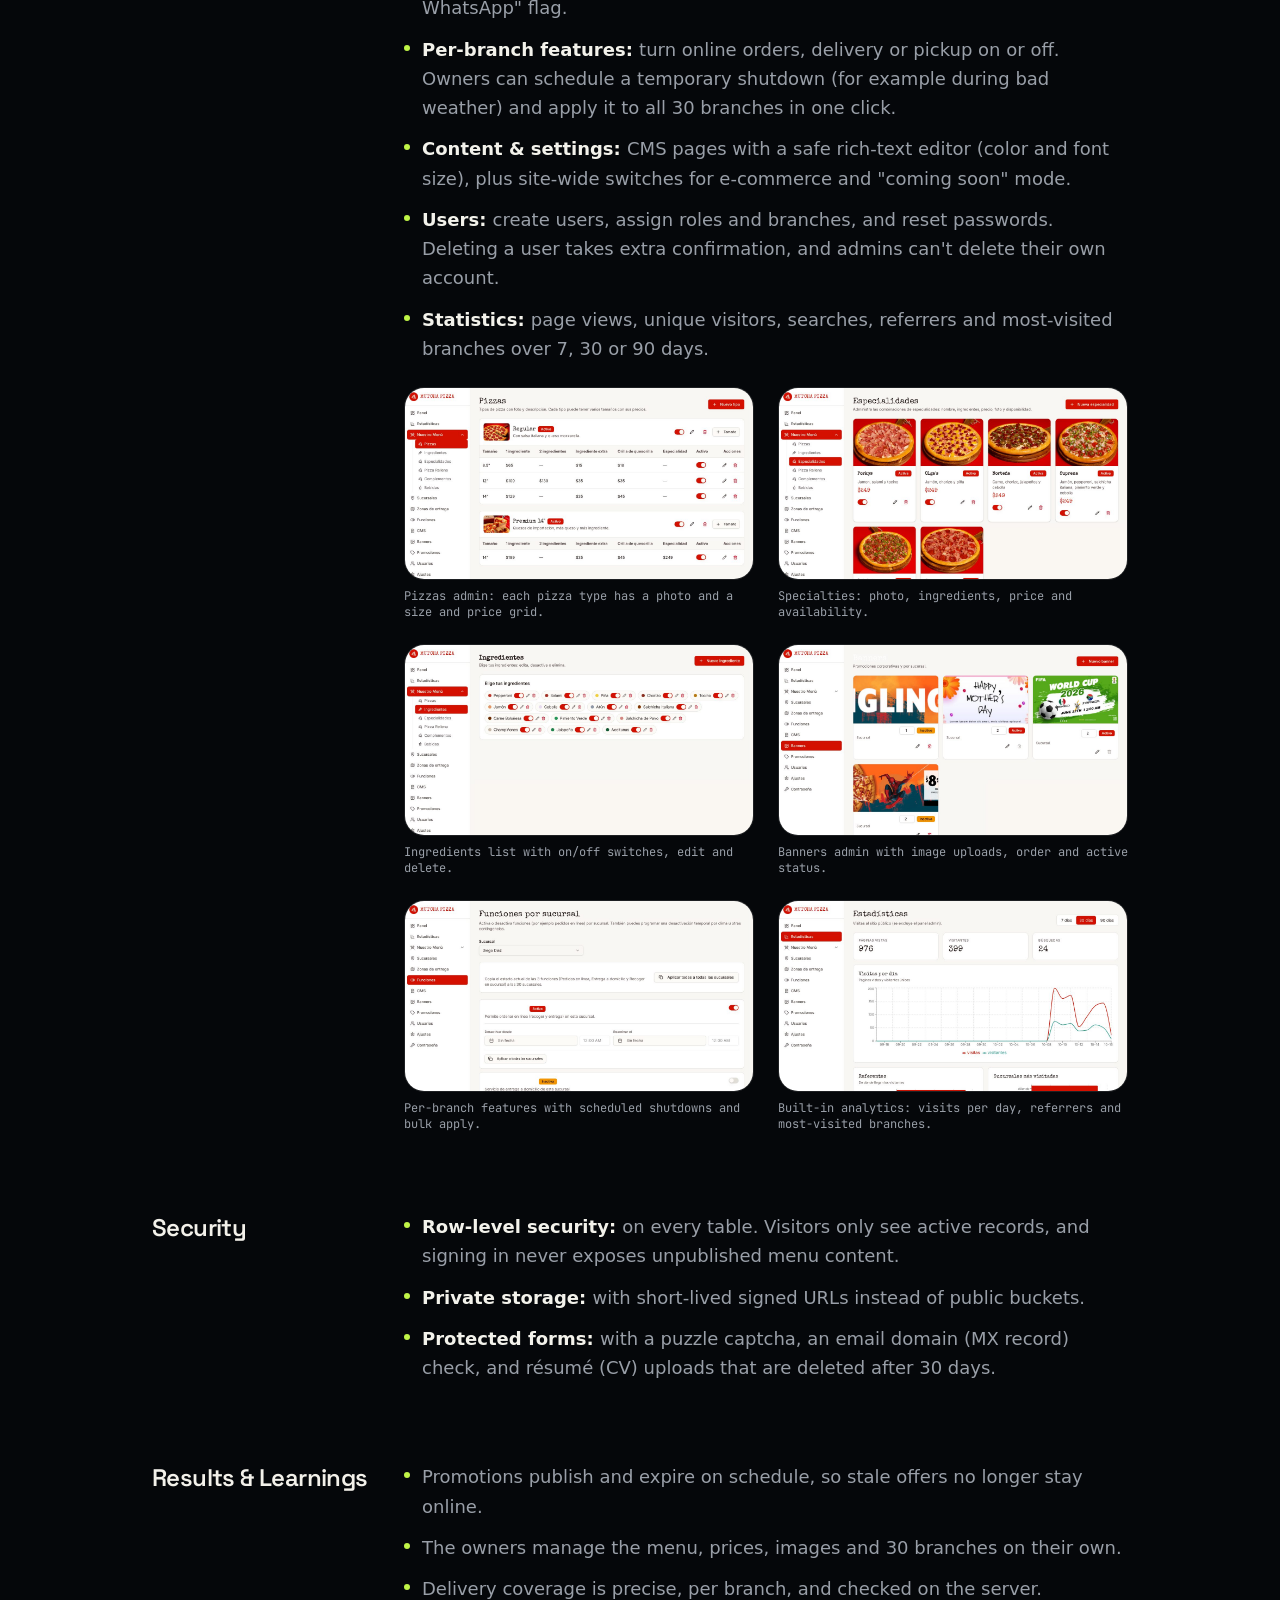
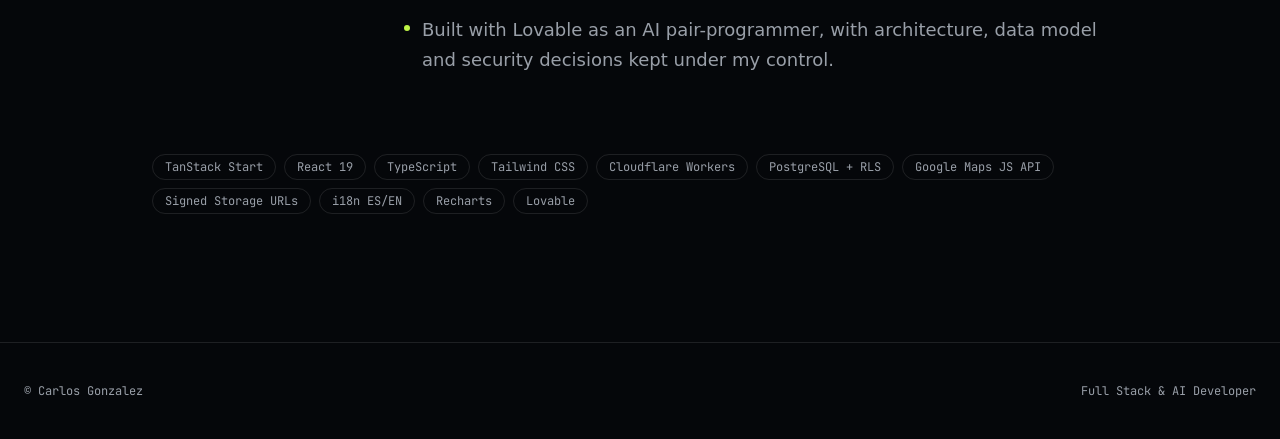
<file: mutcha-pizza.html>
<!DOCTYPE html>
<html lang="en"><head><meta charset="utf-8"><meta name="viewport" content="width=device-width, initial-scale=1">
<title>Multi-Branch Pizza Platform — Carlos Gonzalez</title>
<meta name="viewport" content="width=device-width, initial-scale=1">
<meta name="author" content="Carlos Gonzalez">
<meta name="description" content="Case study by Carlos Gonzalez: Multi-Branch Pizza Platform (Google Polygons).">
<meta property="og:title" content="Multi-Branch Pizza Platform — Carlos Gonzalez">
<meta property="og:description" content="Case study by Carlos Gonzalez: Multi-Branch Pizza Platform (Google Polygons).">
<meta property="og:type" content="article">
<meta name="twitter:card" content="summary_large_image">

<link rel="preconnect" href="https://fonts.googleapis.com"><link rel="preconnect" href="https://fonts.gstatic.com" crossorigin>
<link rel="stylesheet" href="https://fonts.googleapis.com/css2?family=JetBrains+Mono:wght@400;500&family=Space+Grotesk:wght@400;500;600;700&display=swap">
<link rel="stylesheet" href="style.css"><style>figure{min-width:0;max-width:100%}section.grid>div{min-width:0}</style>
    <style>
        html,body { margin: 0; background: #05070a; color: #f3f1ea; font-family: system-ui, sans-serif; touch-action: pan-x pan-y;}
    </style>
</head>
<body><!--$--><header class="fixed inset-x-0 top-0 z-50 border-b border-border/60 bg-background/70 backdrop-blur-xl" data-tsd-source="/src/components/site.tsx:25:5"><div class="mx-auto flex h-16 max-w-7xl items-center justify-between gap-4 px-6" data-tsd-source="/src/components/site.tsx:26:7"><a class="min-w-0 font-mono text-sm tracking-tight" data-tsd-source="/src/components/site.tsx:27:9" href="./"><span class="text-primary" data-tsd-source="/src/components/site.tsx:28:11">cjg</span>/2026</a><nav class="hidden items-center gap-6 font-mono text-xs uppercase tracking-widest text-muted-foreground sm:flex" data-tsd-source="/src/components/site.tsx:32:9"><a href="./#portfolio" class="transition-colors hover:text-primary" data-tsd-source="/src/components/site.tsx:35:15">Portfolio</a><a class="transition-colors hover:text-primary" data-tsd-source="/src/components/site.tsx:39:15" href="case-study">Case Study</a><a href="./#arsenal" class="transition-colors hover:text-primary" data-tsd-source="/src/components/site.tsx:35:15">Arsenal</a><a href="./#contact" class="transition-colors hover:text-primary">Contact</a></nav><button type="button" aria-expanded="false" aria-label="Open menu" class="grid h-11 w-11 shrink-0 place-items-center rounded-full border border-border text-foreground transition-colors hover:border-primary hover:text-primary sm:hidden" data-tsd-source="/src/components/site.tsx:47:9"><svg xmlns="http://www.w3.org/2000/svg" width="24" height="24" viewBox="0 0 24 24" fill="none" stroke="currentColor" stroke-width="2" stroke-linecap="round" stroke-linejoin="round" class="lucide lucide-menu h-5 w-5" aria-hidden="true" data-tsd-source="/src/components/site.tsx:54:47"><path d="M4 5h16"></path><path d="M4 12h16"></path><path d="M4 19h16"></path></svg></button></div></header><section class="relative overflow-hidden pt-28 pb-12" data-tsd-source="/src/components/site.tsx:91:5"><img src="images/hero-banner.jpg" alt="Programming code on screen" class="absolute inset-0 h-full w-full object-cover opacity-20" data-tsd-source="/src/components/site.tsx:92:7"><div class="absolute inset-0 bg-gradient-to-b from-background/40 via-background/80 to-background" data-tsd-source="/src/components/site.tsx:93:7"></div><div class="absolute inset-0 grid-lines opacity-60" data-tsd-source="/src/components/site.tsx:94:7"></div><div class="absolute inset-0 bg-glow" data-tsd-source="/src/components/site.tsx:95:7"></div><div class="relative mx-auto flex max-w-7xl flex-col gap-10 px-6 lg:flex-row lg:items-end lg:justify-between" data-tsd-source="/src/components/site.tsx:96:7"><div class="animate-rise" data-tsd-source="/src/components/site.tsx:97:9"><p class="mb-6 inline-flex items-center gap-2 rounded-full border border-primary/40 px-3 py-1 font-mono text-xs uppercase tracking-widest text-primary" data-tsd-source="/src/components/site.tsx:98:11"><span class="h-1.5 w-1.5 animate-pulse rounded-full bg-primary" data-tsd-source="/src/components/site.tsx:99:13"></span> Full Stack &amp; AI Developer</p><h1 class="font-display font-bold leading-[0.85] tracking-tighter text-5xl md:text-7xl" data-tsd-source="/src/components/site.tsx:101:11">Carlos<br data-tsd-source="/src/components/site.tsx:103:13"><span class="text-outline" data-tsd-source="/src/components/site.tsx:104:13">Gonzalez</span></h1></div></div></section><main class="mx-auto max-w-5xl px-6 pb-32" data-tsd-source="/src/components/site.tsx:179:7"><a class="font-mono text-xs uppercase tracking-widest text-muted-foreground hover:text-primary" data-tsd-source="/src/components/site.tsx:180:9" href="case-study">← Back to case studies</a><p class="mt-10 font-mono text-xs uppercase tracking-widest text-hot" data-tsd-source="/src/components/site.tsx:181:9"> React | Cloudflare | PostgreSQL | GoogleMaps | RLS | i18n</p><h2 class="mt-3 font-display text-4xl font-bold tracking-tight md:text-6xl" data-tsd-source="/src/components/site.tsx:182:9">Multi-Branch Pizza Platform</h2><h4 class="mt-10 font-mono text-xs uppercase tracking-widest text-hot"><a target="_blank" href="https://mutchapizza.mx"> Live: MutchaPizza →</a></h4><div class="mt-10" data-tsd-source="/src/components/site.tsx:205:21"><figure class="group" data-tsd-source="/src/components/site.tsx:164:5"><a href="images/mutcha-1.jpg" target="_blank" class="block w-full overflow-hidden rounded-xl border border-border" data-tsd-source="/src/components/site.tsx:165:7"><img src="images/mutcha-1.jpg" alt="Mutcha Pizza: La casa de la pizza rellena" loading="lazy" class="w-full transition-transform duration-500 group-hover:scale-[1.03]" data-tsd-source="/src/components/site.tsx:166:9"></a><figcaption class="mt-2 font-mono text-xs text-muted-foreground" data-tsd-source="/src/components/site.tsx:168:19">Mutcha Pizza, a pizza chain from Nuevo León, Mexico, with 30 branches.</figcaption></figure></div><div class="mt-16 space-y-20" data-tsd-source="/src/components/site.tsx:208:9"><section class="grid gap-8 md:grid-cols-[220px_1fr]" data-tsd-source="/src/components/site.tsx:210:13"><h3 class="font-display text-2xl font-semibold tracking-tight md:sticky md:top-24 md:self-start" data-tsd-source="/src/components/site.tsx:211:15">The Challenge</h3><div class="space-y-6 text-lg leading-relaxed" data-tsd-source="/src/components/site.tsx:212:15"><p class="text-muted-foreground" data-tsd-source="/src/components/site.tsx:213:37">Mutcha Pizza runs 30 branches across Nuevo León, Mexico. Each branch has its own promotions, opening hours, phone channels and delivery area. The old website was static. Each promo change needed a developer, expired offers stayed online, and customers couldn't tell if a branch delivered to their address. The owners wanted a bilingual (ES/EN) site they could run themselves. It also had to support corporate and per-branch promotions, map-based delivery areas, and a "build your own pizza" experience.</p></div></section><section class="grid gap-8 md:grid-cols-[220px_1fr]" data-tsd-source="/src/components/site.tsx:210:13"><h3 class="font-display text-2xl font-semibold tracking-tight md:sticky md:top-24 md:self-start" data-tsd-source="/src/components/site.tsx:211:15">The Solution</h3><div class="space-y-6 text-lg leading-relaxed" data-tsd-source="/src/components/site.tsx:212:15"><ul class="space-y-3" data-tsd-source="/src/components/site.tsx:147:5"><li class="flex gap-3 text-muted-foreground" data-tsd-source="/src/components/site.tsx:149:9"><span class="mt-2.5 h-1.5 w-1.5 shrink-0 rounded-full bg-primary" data-tsd-source="/src/components/site.tsx:150:11"></span><div data-tsd-source="/src/components/site.tsx:151:11"><strong class="text-foreground" data-tsd-source="/src/components/site.tsx:152:21">Public site<!-- -->: </strong>hero carousel, promotions page, branch directory with a Google Map, per-branch detail pages, menu, franchise and jobs forms.</div></li><li class="flex gap-3 text-muted-foreground" data-tsd-source="/src/components/site.tsx:149:9"><span class="mt-2.5 h-1.5 w-1.5 shrink-0 rounded-full bg-primary" data-tsd-source="/src/components/site.tsx:150:11"></span><div data-tsd-source="/src/components/site.tsx:151:11"><strong class="text-foreground" data-tsd-source="/src/components/site.tsx:152:21">Back office<!-- -->: </strong>a role-based admin panel where the owner and staff manage the whole site without a developer.</div></li><li class="flex gap-3 text-muted-foreground" data-tsd-source="/src/components/site.tsx:149:9"><span class="mt-2.5 h-1.5 w-1.5 shrink-0 rounded-full bg-primary" data-tsd-source="/src/components/site.tsx:150:11"></span><div data-tsd-source="/src/components/site.tsx:151:11"><strong class="text-foreground" data-tsd-source="/src/components/site.tsx:152:21">Ordering gates<!-- -->: </strong>online ordering only appears when the site, the branch and the selected fulfillment mode (pickup or delivery) are all enabled. Direct URLs can't bypass a paused branch.</div></li></ul><div class="grid gap-6 " data-tsd-source="/src/components/site.tsx:220:19"><figure class="group" data-tsd-source="/src/components/site.tsx:164:5"><a href="images/mutcha-preview.jpg" target="_blank" class="block w-full overflow-hidden rounded-xl border border-border" data-tsd-source="/src/components/site.tsx:165:7"><img src="images/mutcha-preview.jpg" alt="Homepage hero carousel" loading="lazy" class="w-full transition-transform duration-500 group-hover:scale-[1.03]" data-tsd-source="/src/components/site.tsx:166:9"></a><figcaption class="mt-2 font-mono text-xs text-muted-foreground" data-tsd-source="/src/components/site.tsx:168:19">Homepage hero carousel with the brand's red veil and Ken Burns effect.</figcaption></figure></div></div></section><section class="grid gap-8 md:grid-cols-[220px_1fr]" data-tsd-source="/src/components/site.tsx:210:13"><h3 class="font-display text-2xl font-semibold tracking-tight md:sticky md:top-24 md:self-start" data-tsd-source="/src/components/site.tsx:211:15">Scheduled Banners &amp; Promotions</h3><div class="space-y-6 text-lg leading-relaxed" data-tsd-source="/src/components/site.tsx:212:15"><p class="text-muted-foreground" data-tsd-source="/src/components/site.tsx:213:37">Banners and promotions are records with a schedule and an audience, not hard-coded images. The server decides what each visitor sees on every request.</p><ul class="space-y-3" data-tsd-source="/src/components/site.tsx:147:5"><li class="flex gap-3 text-muted-foreground" data-tsd-source="/src/components/site.tsx:149:9"><span class="mt-2.5 h-1.5 w-1.5 shrink-0 rounded-full bg-primary" data-tsd-source="/src/components/site.tsx:150:11"></span><div data-tsd-source="/src/components/site.tsx:151:11"><strong class="text-foreground" data-tsd-source="/src/components/site.tsx:152:21">Date window<!-- -->: </strong>optional start and end dates. Future items stay hidden until they start, and expired items disappear by themselves.</div></li><li class="flex gap-3 text-muted-foreground" data-tsd-source="/src/components/site.tsx:149:9"><span class="mt-2.5 h-1.5 w-1.5 shrink-0 rounded-full bg-primary" data-tsd-source="/src/components/site.tsx:150:11"></span><div data-tsd-source="/src/components/site.tsx:151:11"><strong class="text-foreground" data-tsd-source="/src/components/site.tsx:152:21">Days of the week<!-- -->: </strong>promotions can be limited to certain weekdays. For example, MiércoPizzas only shows on Wednesdays.</div></li><li class="flex gap-3 text-muted-foreground" data-tsd-source="/src/components/site.tsx:149:9"><span class="mt-2.5 h-1.5 w-1.5 shrink-0 rounded-full bg-primary" data-tsd-source="/src/components/site.tsx:150:11"></span><div data-tsd-source="/src/components/site.tsx:151:11"><strong class="text-foreground" data-tsd-source="/src/components/site.tsx:152:21">Audience<!-- -->: </strong>corporate items show at every branch. Branch items target one or more branches. A Show on home flag adds them to the homepage.</div></li><li class="flex gap-3 text-muted-foreground" data-tsd-source="/src/components/site.tsx:149:9"><span class="mt-2.5 h-1.5 w-1.5 shrink-0 rounded-full bg-primary" data-tsd-source="/src/components/site.tsx:150:11"></span><div data-tsd-source="/src/components/site.tsx:151:11"><strong class="text-foreground" data-tsd-source="/src/components/site.tsx:152:21">Order &amp; status<!-- -->: </strong>manual sort order and an active/inactive switch, so a promo can be paused instantly.</div></li><li class="flex gap-3 text-muted-foreground" data-tsd-source="/src/components/site.tsx:149:9"><span class="mt-2.5 h-1.5 w-1.5 shrink-0 rounded-full bg-primary" data-tsd-source="/src/components/site.tsx:150:11"></span><div data-tsd-source="/src/components/site.tsx:151:11"><strong class="text-foreground" data-tsd-source="/src/components/site.tsx:152:21">Secure images<!-- -->: </strong>image storage is private. The server signs short-lived links only after filtering, so unpublished or scheduled artwork never leaks early. If one image fails to sign, the page still loads.</div></li></ul><pre class="overflow-x-auto rounded-xl border border-primary/30 bg-card p-5 font-mono text-sm text-primary" data-tsd-source="/src/components/site.tsx:216:19">request → active = true
→ audience: corporate OR branch ∈ location_ids (home: OR show_on_home)
→ today within [starts_at, ends_at]
→ weekday ∈ days_of_week (when set)
→ sign image URL (1 h) → render</pre><div class="grid gap-6 sm:grid-cols-2" data-tsd-source="/src/components/site.tsx:220:19"><figure class="group" data-tsd-source="/src/components/site.tsx:164:5"><a href="images/mutcha-promo-miercopizzas.jpg" target="_blank" class="block w-full overflow-hidden rounded-xl border border-border" data-tsd-source="/src/components/site.tsx:165:7"><img src="images/mutcha-promo-miercopizzas.jpg" alt="MiércoPizzas promo" loading="lazy" class="w-full transition-transform duration-500 group-hover:scale-[1.03]" data-tsd-source="/src/components/site.tsx:166:9"></a></figure><figure class="group" data-tsd-source="/src/components/site.tsx:164:5"><a href="images/mutcha-promo-cheese-xplosion.jpg" target="_blank" class="block w-full overflow-hidden rounded-xl border border-border" data-tsd-source="/src/components/site.tsx:165:7"><img src="images/mutcha-promo-cheese-xplosion.jpg" alt="Cheese Xplosion promo" loading="lazy" class="w-full transition-transform duration-500 group-hover:scale-[1.03]" data-tsd-source="/src/components/site.tsx:166:9"></a></figure><figure class="group" data-tsd-source="/src/components/site.tsx:164:5"><a href="images/mutcha-promos.jpg" target="_blank" class="block w-full overflow-hidden rounded-xl border border-border" data-tsd-source="/src/components/site.tsx:165:7"><img src="images/mutcha-promos.jpg" alt="Public promotions page" loading="lazy" class="w-full transition-transform duration-500 group-hover:scale-[1.03]" data-tsd-source="/src/components/site.tsx:166:9"></a><figcaption class="mt-2 font-mono text-xs text-muted-foreground" data-tsd-source="/src/components/site.tsx:168:19">"MUTCHAS Promos!" page. Only offers valid today are shown.</figcaption></figure><figure class="group" data-tsd-source="/src/components/site.tsx:164:5"><a href="images/mutcha-promos-admin.jpg" target="_blank" class="block w-full overflow-hidden rounded-xl border border-border" data-tsd-source="/src/components/site.tsx:165:7"><img src="images/mutcha-promos-admin.jpg" alt="Promotions admin" loading="lazy" class="w-full transition-transform duration-500 group-hover:scale-[1.03]" data-tsd-source="/src/components/site.tsx:166:9"></a><figcaption class="mt-2 font-mono text-xs text-muted-foreground" data-tsd-source="/src/components/site.tsx:168:19">Promotions admin with prices, audience, schedule, order and active status.</figcaption></figure></div></div></section><section class="grid gap-8 md:grid-cols-[220px_1fr]" data-tsd-source="/src/components/site.tsx:210:13"><h3 class="font-display text-2xl font-semibold tracking-tight md:sticky md:top-24 md:self-start" data-tsd-source="/src/components/site.tsx:211:15">Delivery Areas with Google Maps</h3><div class="space-y-6 text-lg leading-relaxed" data-tsd-source="/src/components/site.tsx:212:15"><p class="text-muted-foreground" data-tsd-source="/src/components/site.tsx:213:37">Each branch draws its own delivery areas on a Google Map in the admin panel.</p><ul class="space-y-3" data-tsd-source="/src/components/site.tsx:147:5"><li class="flex gap-3 text-muted-foreground" data-tsd-source="/src/components/site.tsx:149:9"><span class="mt-2.5 h-1.5 w-1.5 shrink-0 rounded-full bg-primary" data-tsd-source="/src/components/site.tsx:150:11"></span><div data-tsd-source="/src/components/site.tsx:151:11"><strong class="text-foreground" data-tsd-source="/src/components/site.tsx:152:21">Two zone types<!-- -->: </strong>a polygon drawn on the map, or a radius in km around a center point.</div></li><li class="flex gap-3 text-muted-foreground" data-tsd-source="/src/components/site.tsx:149:9"><span class="mt-2.5 h-1.5 w-1.5 shrink-0 rounded-full bg-primary" data-tsd-source="/src/components/site.tsx:150:11"></span><div data-tsd-source="/src/components/site.tsx:151:11"><strong class="text-foreground" data-tsd-source="/src/components/site.tsx:152:21">Business rules per zone<!-- -->: </strong>custom name, delivery fee, minimum order, priority and an active switch.</div></li><li class="flex gap-3 text-muted-foreground" data-tsd-source="/src/components/site.tsx:149:9"><span class="mt-2.5 h-1.5 w-1.5 shrink-0 rounded-full bg-primary" data-tsd-source="/src/components/site.tsx:150:11"></span><div data-tsd-source="/src/components/site.tsx:151:11"><strong class="text-foreground" data-tsd-source="/src/components/site.tsx:152:21">Address matching<!-- -->: </strong>the customer's location is checked on the server. It uses a ray-casting point-in-polygon test for polygons and the Haversine distance for radius zones, and the highest-priority match wins.</div></li><li class="flex gap-3 text-muted-foreground" data-tsd-source="/src/components/site.tsx:149:9"><span class="mt-2.5 h-1.5 w-1.5 shrink-0 rounded-full bg-primary" data-tsd-source="/src/components/site.tsx:150:11"></span><div data-tsd-source="/src/components/site.tsx:151:11"><strong class="text-foreground" data-tsd-source="/src/components/site.tsx:152:21">Privacy<!-- -->: </strong>zone shapes and pricing stay on the server. The customer only gets the matched zone's name, fee and minimum order.</div></li><li class="flex gap-3 text-muted-foreground" data-tsd-source="/src/components/site.tsx:149:9"><span class="mt-2.5 h-1.5 w-1.5 shrink-0 rounded-full bg-primary" data-tsd-source="/src/components/site.tsx:150:11"></span><div data-tsd-source="/src/components/site.tsx:151:11"><strong class="text-foreground" data-tsd-source="/src/components/site.tsx:152:21">Branch map<!-- -->: </strong>the public directory shows every branch with custom pizza-slice markers that link to its detail page.</div></li></ul><pre class="overflow-x-auto rounded-xl border border-primary/30 bg-card p-5 font-mono text-sm text-primary" data-tsd-source="/src/components/site.tsx:216:19">customer (lat, lng)
└─► zones ordered by priority DESC
    ├─ polygon? pointInRing(lng, lat, ring) ─┐
    └─ radius?  haversine(center, point) ≤ radius ─┴─► first match
                                         → { name, fee, min_order }</pre><div class="grid gap-6 " data-tsd-source="/src/components/site.tsx:220:19"><figure class="group" data-tsd-source="/src/components/site.tsx:164:5"><a href="images/mutcha-sucursales.jpg" target="_blank" class="block w-full overflow-hidden rounded-xl border border-border" data-tsd-source="/src/components/site.tsx:165:7"><img src="images/mutcha-sucursales.jpg" alt="Branch directory" loading="lazy" class="w-full transition-transform duration-500 group-hover:scale-[1.03]" data-tsd-source="/src/components/site.tsx:166:9"></a><figcaption class="mt-2 font-mono text-xs text-muted-foreground" data-tsd-source="/src/components/site.tsx:168:19">Branch directory with search, A–Z sorting, phone and WhatsApp channels, and directions.</figcaption></figure></div></div></section><section class="grid gap-8 md:grid-cols-[220px_1fr]" data-tsd-source="/src/components/site.tsx:210:13"><h3 class="font-display text-2xl font-semibold tracking-tight md:sticky md:top-24 md:self-start" data-tsd-source="/src/components/site.tsx:211:15">Build Your Own Pizza</h3><div class="space-y-6 text-lg leading-relaxed" data-tsd-source="/src/components/site.tsx:212:15"><p class="text-muted-foreground" data-tsd-source="/src/components/site.tsx:213:37">A step-by-step builder where customers pick a size, crust, ingredients and a cheese-filled edge. A live SVG pizza updates as they choose.</p><ul class="space-y-3" data-tsd-source="/src/components/site.tsx:147:5"><li class="flex gap-3 text-muted-foreground" data-tsd-source="/src/components/site.tsx:149:9"><span class="mt-2.5 h-1.5 w-1.5 shrink-0 rounded-full bg-primary" data-tsd-source="/src/components/site.tsx:150:11"></span><div data-tsd-source="/src/components/site.tsx:151:11"><strong class="text-foreground" data-tsd-source="/src/components/site.tsx:152:21">Data-driven visuals<!-- -->: </strong>each ingredient has a shape (circle, ring, rect, triangle), a color and a size. Toppings are spread with a golden-angle pattern so the pizza looks natural, never random from one render to the next.</div></li><li class="flex gap-3 text-muted-foreground" data-tsd-source="/src/components/site.tsx:149:9"><span class="mt-2.5 h-1.5 w-1.5 shrink-0 rounded-full bg-primary" data-tsd-source="/src/components/site.tsx:150:11"></span><div data-tsd-source="/src/components/site.tsx:151:11"><strong class="text-foreground" data-tsd-source="/src/components/site.tsx:152:21">Size scaling<!-- -->: </strong>each size has a visual scale, so a 14" pizza looks bigger than an 8.5". Premium sizes get a richer cheese tone.</div></li><li class="flex gap-3 text-muted-foreground" data-tsd-source="/src/components/site.tsx:149:9"><span class="mt-2.5 h-1.5 w-1.5 shrink-0 rounded-full bg-primary" data-tsd-source="/src/components/site.tsx:150:11"></span><div data-tsd-source="/src/components/site.tsx:151:11"><strong class="text-foreground" data-tsd-source="/src/components/site.tsx:152:21">Pricing rules<!-- -->: </strong>price for 1 ingredient, 2 ingredients, each extra ingredient and the cheese edge, set per size plus a price change per crust. All of it is managed in the admin panel.</div></li></ul><div class="grid gap-6 sm:grid-cols-2" data-tsd-source="/src/components/site.tsx:220:19"><figure class="group" data-tsd-source="/src/components/site.tsx:164:5"><a href="images/mutcha-premiun-14.jpg" target="_blank" class="block w-full overflow-hidden rounded-xl border border-border" data-tsd-source="/src/components/site.tsx:165:7"><img src="images/mutcha-premiun-14.jpg" alt="Premium 14 inch pizza" loading="lazy" class="w-full transition-transform duration-500 group-hover:scale-[1.03]" data-tsd-source="/src/components/site.tsx:166:9"></a><figcaption class="mt-2 font-mono text-xs text-muted-foreground" data-tsd-source="/src/components/site.tsx:168:19">Left: the builder's SVG renderer (pepperoni, green pepper, mushroom and cheese edge). Right: the real product.</figcaption></figure><figure class="group" data-tsd-source="/src/components/site.tsx:164:5"><a href="images/mutcha-builder.jpg" target="_blank" class="block w-full overflow-hidden rounded-xl border border-border" data-tsd-source="/src/components/site.tsx:165:7"><img src="images/mutcha-builder.jpg" alt="Pizza builder admin" loading="lazy" class="w-full transition-transform duration-500 group-hover:scale-[1.03]" data-tsd-source="/src/components/site.tsx:166:9"></a><figcaption class="mt-2 font-mono text-xs text-muted-foreground" data-tsd-source="/src/components/site.tsx:168:19">Builder admin with sizes, prices, extras, cheese edge, visual scale and premium flag.</figcaption></figure></div></div></section><section class="grid gap-8 md:grid-cols-[220px_1fr]" data-tsd-source="/src/components/site.tsx:210:13"><h3 class="font-display text-2xl font-semibold tracking-tight md:sticky md:top-24 md:self-start" data-tsd-source="/src/components/site.tsx:211:15">Back Office: Running the Business Without a Developer</h3><div class="space-y-6 text-lg leading-relaxed" data-tsd-source="/src/components/site.tsx:212:15"><p class="text-muted-foreground" data-tsd-source="/src/components/site.tsx:213:37">The owner and staff manage menus, options and images from a role-based admin panel (admin, manager, editor). Roles are stored in their own table and checked by both database policies and server functions.</p><ul class="space-y-3" data-tsd-source="/src/components/site.tsx:147:5"><li class="flex gap-3 text-muted-foreground" data-tsd-source="/src/components/site.tsx:149:9"><span class="mt-2.5 h-1.5 w-1.5 shrink-0 rounded-full bg-primary" data-tsd-source="/src/components/site.tsx:150:11"></span><div data-tsd-source="/src/components/site.tsx:151:11"><strong class="text-foreground" data-tsd-source="/src/components/site.tsx:152:21">Menus<!-- -->: </strong>add, edit, reorder and turn on or off Pizzas, Specialties, Stuffed Pizza, Sides and Drinks. Each item has a name, description, price and photo.</div></li><li class="flex gap-3 text-muted-foreground" data-tsd-source="/src/components/site.tsx:149:9"><span class="mt-2.5 h-1.5 w-1.5 shrink-0 rounded-full bg-primary" data-tsd-source="/src/components/site.tsx:150:11"></span><div data-tsd-source="/src/components/site.tsx:151:11"><strong class="text-foreground" data-tsd-source="/src/components/site.tsx:152:21">Options<!-- -->: </strong>pizza types with several sizes and price columns (1 ingredient, 2 ingredients, extra, cheese edge, specialty). There is also a list of ingredients with on/off switches, crusts and builder visuals.</div></li><li class="flex gap-3 text-muted-foreground" data-tsd-source="/src/components/site.tsx:149:9"><span class="mt-2.5 h-1.5 w-1.5 shrink-0 rounded-full bg-primary" data-tsd-source="/src/components/site.tsx:150:11"></span><div data-tsd-source="/src/components/site.tsx:151:11"><strong class="text-foreground" data-tsd-source="/src/components/site.tsx:152:21">Images<!-- -->: </strong>drag-and-drop uploads for menu items, promotions and banners, saved to private storage folders by category. Only published items get signed public links.</div></li><li class="flex gap-3 text-muted-foreground" data-tsd-source="/src/components/site.tsx:149:9"><span class="mt-2.5 h-1.5 w-1.5 shrink-0 rounded-full bg-primary" data-tsd-source="/src/components/site.tsx:150:11"></span><div data-tsd-source="/src/components/site.tsx:151:11"><strong class="text-foreground" data-tsd-source="/src/components/site.tsx:152:21">Banners &amp; promotions<!-- -->: </strong>the scheduling, audience and ordering rules described above, with live preview cards.</div></li><li class="flex gap-3 text-muted-foreground" data-tsd-source="/src/components/site.tsx:149:9"><span class="mt-2.5 h-1.5 w-1.5 shrink-0 rounded-full bg-primary" data-tsd-source="/src/components/site.tsx:150:11"></span><div data-tsd-source="/src/components/site.tsx:151:11"><strong class="text-foreground" data-tsd-source="/src/components/site.tsx:152:21">Branches<!-- -->: </strong>address, coordinates, hours and phone, with a "this number is WhatsApp" flag.</div></li><li class="flex gap-3 text-muted-foreground" data-tsd-source="/src/components/site.tsx:149:9"><span class="mt-2.5 h-1.5 w-1.5 shrink-0 rounded-full bg-primary" data-tsd-source="/src/components/site.tsx:150:11"></span><div data-tsd-source="/src/components/site.tsx:151:11"><strong class="text-foreground" data-tsd-source="/src/components/site.tsx:152:21">Per-branch features<!-- -->: </strong>turn online orders, delivery or pickup on or off. Owners can schedule a temporary shutdown (for example during bad weather) and apply it to all 30 branches in one click.</div></li><li class="flex gap-3 text-muted-foreground" data-tsd-source="/src/components/site.tsx:149:9"><span class="mt-2.5 h-1.5 w-1.5 shrink-0 rounded-full bg-primary" data-tsd-source="/src/components/site.tsx:150:11"></span><div data-tsd-source="/src/components/site.tsx:151:11"><strong class="text-foreground" data-tsd-source="/src/components/site.tsx:152:21">Content &amp; settings<!-- -->: </strong>CMS pages with a safe rich-text editor (color and font size), plus site-wide switches for e-commerce and "coming soon" mode.</div></li><li class="flex gap-3 text-muted-foreground" data-tsd-source="/src/components/site.tsx:149:9"><span class="mt-2.5 h-1.5 w-1.5 shrink-0 rounded-full bg-primary" data-tsd-source="/src/components/site.tsx:150:11"></span><div data-tsd-source="/src/components/site.tsx:151:11"><strong class="text-foreground" data-tsd-source="/src/components/site.tsx:152:21">Users<!-- -->: </strong>create users, assign roles and branches, and reset passwords. Deleting a user takes extra confirmation, and admins can't delete their own account.</div></li><li class="flex gap-3 text-muted-foreground" data-tsd-source="/src/components/site.tsx:149:9"><span class="mt-2.5 h-1.5 w-1.5 shrink-0 rounded-full bg-primary" data-tsd-source="/src/components/site.tsx:150:11"></span><div data-tsd-source="/src/components/site.tsx:151:11"><strong class="text-foreground" data-tsd-source="/src/components/site.tsx:152:21">Statistics<!-- -->: </strong>page views, unique visitors, searches, referrers and most-visited branches over 7, 30 or 90 days.</div></li></ul><div class="grid gap-6 sm:grid-cols-2" data-tsd-source="/src/components/site.tsx:220:19"><figure class="group" data-tsd-source="/src/components/site.tsx:164:5"><a href="images/mutcha-pizzas.jpg" target="_blank" class="block w-full overflow-hidden rounded-xl border border-border" data-tsd-source="/src/components/site.tsx:165:7"><img src="images/mutcha-pizzas.jpg" alt="Pizzas admin" loading="lazy" class="w-full transition-transform duration-500 group-hover:scale-[1.03]" data-tsd-source="/src/components/site.tsx:166:9"></a><figcaption class="mt-2 font-mono text-xs text-muted-foreground" data-tsd-source="/src/components/site.tsx:168:19">Pizzas admin: each pizza type has a photo and a size and price grid.</figcaption></figure><figure class="group" data-tsd-source="/src/components/site.tsx:164:5"><a href="images/mutcha-espec.jpg" target="_blank" class="block w-full overflow-hidden rounded-xl border border-border" data-tsd-source="/src/components/site.tsx:165:7"><img src="images/mutcha-espec.jpg" alt="Specialties admin" loading="lazy" class="w-full transition-transform duration-500 group-hover:scale-[1.03]" data-tsd-source="/src/components/site.tsx:166:9"></a><figcaption class="mt-2 font-mono text-xs text-muted-foreground" data-tsd-source="/src/components/site.tsx:168:19">Specialties: photo, ingredients, price and availability.</figcaption></figure><figure class="group" data-tsd-source="/src/components/site.tsx:164:5"><a href="images/mutcha-ingred.jpg" target="_blank" class="block w-full overflow-hidden rounded-xl border border-border" data-tsd-source="/src/components/site.tsx:165:7"><img src="images/mutcha-ingred.jpg" alt="Ingredients admin" loading="lazy" class="w-full transition-transform duration-500 group-hover:scale-[1.03]" data-tsd-source="/src/components/site.tsx:166:9"></a><figcaption class="mt-2 font-mono text-xs text-muted-foreground" data-tsd-source="/src/components/site.tsx:168:19">Ingredients list with on/off switches, edit and delete.</figcaption></figure><figure class="group" data-tsd-source="/src/components/site.tsx:164:5"><a href="images/mutcha-banners.jpg" target="_blank" class="block w-full overflow-hidden rounded-xl border border-border" data-tsd-source="/src/components/site.tsx:165:7"><img src="images/mutcha-banners.jpg" alt="Banners admin" loading="lazy" class="w-full transition-transform duration-500 group-hover:scale-[1.03]" data-tsd-source="/src/components/site.tsx:166:9"></a><figcaption class="mt-2 font-mono text-xs text-muted-foreground" data-tsd-source="/src/components/site.tsx:168:19">Banners admin with image uploads, order and active status.</figcaption></figure><figure class="group" data-tsd-source="/src/components/site.tsx:164:5"><a href="images/mutcha-features.jpg" target="_blank" class="block w-full overflow-hidden rounded-xl border border-border" data-tsd-source="/src/components/site.tsx:165:7"><img src="images/mutcha-features.jpg" alt="Per-branch features" loading="lazy" class="w-full transition-transform duration-500 group-hover:scale-[1.03]" data-tsd-source="/src/components/site.tsx:166:9"></a><figcaption class="mt-2 font-mono text-xs text-muted-foreground" data-tsd-source="/src/components/site.tsx:168:19">Per-branch features with scheduled shutdowns and bulk apply.</figcaption></figure><figure class="group" data-tsd-source="/src/components/site.tsx:164:5"><a href="images/mutcha-stats.jpg" target="_blank" class="block w-full overflow-hidden rounded-xl border border-border" data-tsd-source="/src/components/site.tsx:165:7"><img src="images/mutcha-stats.jpg" alt="Statistics" loading="lazy" class="w-full transition-transform duration-500 group-hover:scale-[1.03]" data-tsd-source="/src/components/site.tsx:166:9"></a><figcaption class="mt-2 font-mono text-xs text-muted-foreground" data-tsd-source="/src/components/site.tsx:168:19">Built-in analytics: visits per day, referrers and most-visited branches.</figcaption></figure></div></div></section><section class="grid gap-8 md:grid-cols-[220px_1fr]" data-tsd-source="/src/components/site.tsx:210:13"><h3 class="font-display text-2xl font-semibold tracking-tight md:sticky md:top-24 md:self-start" data-tsd-source="/src/components/site.tsx:211:15">Security</h3><div class="space-y-6 text-lg leading-relaxed" data-tsd-source="/src/components/site.tsx:212:15"><ul class="space-y-3" data-tsd-source="/src/components/site.tsx:147:5"><li class="flex gap-3 text-muted-foreground" data-tsd-source="/src/components/site.tsx:149:9"><span class="mt-2.5 h-1.5 w-1.5 shrink-0 rounded-full bg-primary" data-tsd-source="/src/components/site.tsx:150:11"></span><div data-tsd-source="/src/components/site.tsx:151:11"><strong class="text-foreground" data-tsd-source="/src/components/site.tsx:152:21">Row-level security<!-- -->: </strong>on every table. Visitors only see active records, and signing in never exposes unpublished menu content.</div></li><li class="flex gap-3 text-muted-foreground" data-tsd-source="/src/components/site.tsx:149:9"><span class="mt-2.5 h-1.5 w-1.5 shrink-0 rounded-full bg-primary" data-tsd-source="/src/components/site.tsx:150:11"></span><div data-tsd-source="/src/components/site.tsx:151:11"><strong class="text-foreground" data-tsd-source="/src/components/site.tsx:152:21">Private storage<!-- -->: </strong>with short-lived signed URLs instead of public buckets.</div></li><li class="flex gap-3 text-muted-foreground" data-tsd-source="/src/components/site.tsx:149:9"><span class="mt-2.5 h-1.5 w-1.5 shrink-0 rounded-full bg-primary" data-tsd-source="/src/components/site.tsx:150:11"></span><div data-tsd-source="/src/components/site.tsx:151:11"><strong class="text-foreground" data-tsd-source="/src/components/site.tsx:152:21">Protected forms<!-- -->: </strong>with a puzzle captcha, an email domain (MX record) check, and résumé (CV) uploads that are deleted after 30 days.</div></li></ul></div></section><section class="grid gap-8 md:grid-cols-[220px_1fr]" data-tsd-source="/src/components/site.tsx:210:13"><h3 class="font-display text-2xl font-semibold tracking-tight md:sticky md:top-24 md:self-start" data-tsd-source="/src/components/site.tsx:211:15">Results &amp; Learnings</h3><div class="space-y-6 text-lg leading-relaxed" data-tsd-source="/src/components/site.tsx:212:15"><ul class="space-y-3" data-tsd-source="/src/components/site.tsx:147:5"><li class="flex gap-3 text-muted-foreground" data-tsd-source="/src/components/site.tsx:149:9"><span class="mt-2.5 h-1.5 w-1.5 shrink-0 rounded-full bg-primary" data-tsd-source="/src/components/site.tsx:150:11"></span><div data-tsd-source="/src/components/site.tsx:151:11">Promotions publish and expire on schedule, so stale offers no longer stay online.</div></li><li class="flex gap-3 text-muted-foreground" data-tsd-source="/src/components/site.tsx:149:9"><span class="mt-2.5 h-1.5 w-1.5 shrink-0 rounded-full bg-primary" data-tsd-source="/src/components/site.tsx:150:11"></span><div data-tsd-source="/src/components/site.tsx:151:11">The owners manage the menu, prices, images and 30 branches on their own.</div></li><li class="flex gap-3 text-muted-foreground" data-tsd-source="/src/components/site.tsx:149:9"><span class="mt-2.5 h-1.5 w-1.5 shrink-0 rounded-full bg-primary" data-tsd-source="/src/components/site.tsx:150:11"></span><div data-tsd-source="/src/components/site.tsx:151:11">Delivery coverage is precise, per branch, and checked on the server.</div></li><li class="flex gap-3 text-muted-foreground" data-tsd-source="/src/components/site.tsx:149:9"><span class="mt-2.5 h-1.5 w-1.5 shrink-0 rounded-full bg-primary" data-tsd-source="/src/components/site.tsx:150:11"></span><div data-tsd-source="/src/components/site.tsx:151:11">Built with Lovable as an AI pair-programmer, with architecture, data model and security decisions kept under my control.</div></li></ul></div></section></div><div class="mt-20 flex flex-wrap gap-2" data-tsd-source="/src/components/site.tsx:229:9"><span class="rounded-full border border-border px-3 py-1 font-mono text-xs text-muted-foreground" data-tsd-source="/src/components/site.tsx:231:13">TanStack Start</span><span class="rounded-full border border-border px-3 py-1 font-mono text-xs text-muted-foreground" data-tsd-source="/src/components/site.tsx:231:13">React 19</span><span class="rounded-full border border-border px-3 py-1 font-mono text-xs text-muted-foreground" data-tsd-source="/src/components/site.tsx:231:13">TypeScript</span><span class="rounded-full border border-border px-3 py-1 font-mono text-xs text-muted-foreground" data-tsd-source="/src/components/site.tsx:231:13">Tailwind CSS</span><span class="rounded-full border border-border px-3 py-1 font-mono text-xs text-muted-foreground" data-tsd-source="/src/components/site.tsx:231:13">Cloudflare Workers</span><span class="rounded-full border border-border px-3 py-1 font-mono text-xs text-muted-foreground" data-tsd-source="/src/components/site.tsx:231:13">PostgreSQL + RLS</span><span class="rounded-full border border-border px-3 py-1 font-mono text-xs text-muted-foreground" data-tsd-source="/src/components/site.tsx:231:13">Google Maps JS API</span><span class="rounded-full border border-border px-3 py-1 font-mono text-xs text-muted-foreground" data-tsd-source="/src/components/site.tsx:231:13">Signed Storage URLs</span><span class="rounded-full border border-border px-3 py-1 font-mono text-xs text-muted-foreground" data-tsd-source="/src/components/site.tsx:231:13">i18n ES/EN</span><span class="rounded-full border border-border px-3 py-1 font-mono text-xs text-muted-foreground" data-tsd-source="/src/components/site.tsx:231:13">Recharts</span><span class="rounded-full border border-border px-3 py-1 font-mono text-xs text-muted-foreground" data-tsd-source="/src/components/site.tsx:231:13">Lovable</span></div></main><footer class="border-t border-border py-10" data-tsd-source="/src/components/site.tsx:254:5"><div class="mx-auto flex max-w-7xl justify-between px-6 font-mono text-xs text-muted-foreground" data-tsd-source="/src/components/site.tsx:255:7"><span data-tsd-source="/src/components/site.tsx:256:9">© Carlos Gonzalez</span><span data-tsd-source="/src/components/site.tsx:257:9">Full Stack &amp; AI Developer</span></div></footer><!--/$--><div id="mobile-menu" style="display:none" class="fixed inset-x-0 top-16 bottom-0 z-[60] overflow-y-auto bg-background/95 backdrop-blur-xl sm:hidden" data-tsd-source="/src/components/site.tsx:61:9"><nav class="flex flex-col gap-2 px-6 py-8" data-tsd-source="/src/components/site.tsx:62:11"><a href="./#portfolio" class="flex items-center justify-between border-b border-border/60 py-5 font-display text-3xl font-bold tracking-tight text-foreground transition-colors hover:text-primary" data-tsd-source="/src/components/site.tsx:67:17">Portfolio<span class="font-mono text-xs uppercase tracking-widest text-muted-foreground" data-tsd-source="/src/components/site.tsx:69:19">01</span></a><a class="flex items-center justify-between border-b border-border/60 py-5 font-display text-3xl font-bold tracking-tight text-foreground transition-colors hover:text-primary" data-tsd-source="/src/components/site.tsx:74:17" href="case-study">Case Study<span class="font-mono text-xs uppercase tracking-widest text-muted-foreground" data-tsd-source="/src/components/site.tsx:76:19">02</span></a><a href="./#arsenal" class="flex items-center justify-between border-b border-border/60 py-5 font-display text-3xl font-bold tracking-tight text-foreground transition-colors hover:text-primary" data-tsd-source="/src/components/site.tsx:67:17">Arsenal<span class="font-mono text-xs uppercase tracking-widest text-muted-foreground" data-tsd-source="/src/components/site.tsx:69:19">03</span></a><a href="./#contact" class="flex items-center justify-between border-b border-border/60 py-5 font-display text-3xl font-bold tracking-tight text-foreground transition-colors hover:text-primary" data-tsd-source="/src/components/site.tsx:67:17">Contact<span class="font-mono text-xs uppercase tracking-widest text-muted-foreground" data-tsd-source="/src/components/site.tsx:69:19">04</span></a></nav></div><script>(function(){var b=document.querySelector('[aria-label="Open menu"]'),p=document.getElementById('mobile-menu');if(!b||!p)return;
function s(o){p.style.display=o?'':'none';b.setAttribute('aria-expanded',o);b.setAttribute('aria-label',o?'Close menu':'Open menu');b.innerHTML=o?X:M;document.body.style.overflow=o?'hidden':''}
var M=b.innerHTML,X='<svg xmlns="http://www.w3.org/2000/svg" width="24" height="24" viewBox="0 0 24 24" fill="none" stroke="currentColor" stroke-width="2" stroke-linecap="round" stroke-linejoin="round" class="h-5 w-5"><path d="M18 6 6 18"/><path d="m6 6 12 12"/></svg>';
b.addEventListener('click',function(){s(p.style.display==='none')});p.querySelectorAll('a').forEach(function(a){a.addEventListener('click',function(){s(false)})});})();</script></body></html>
</file>
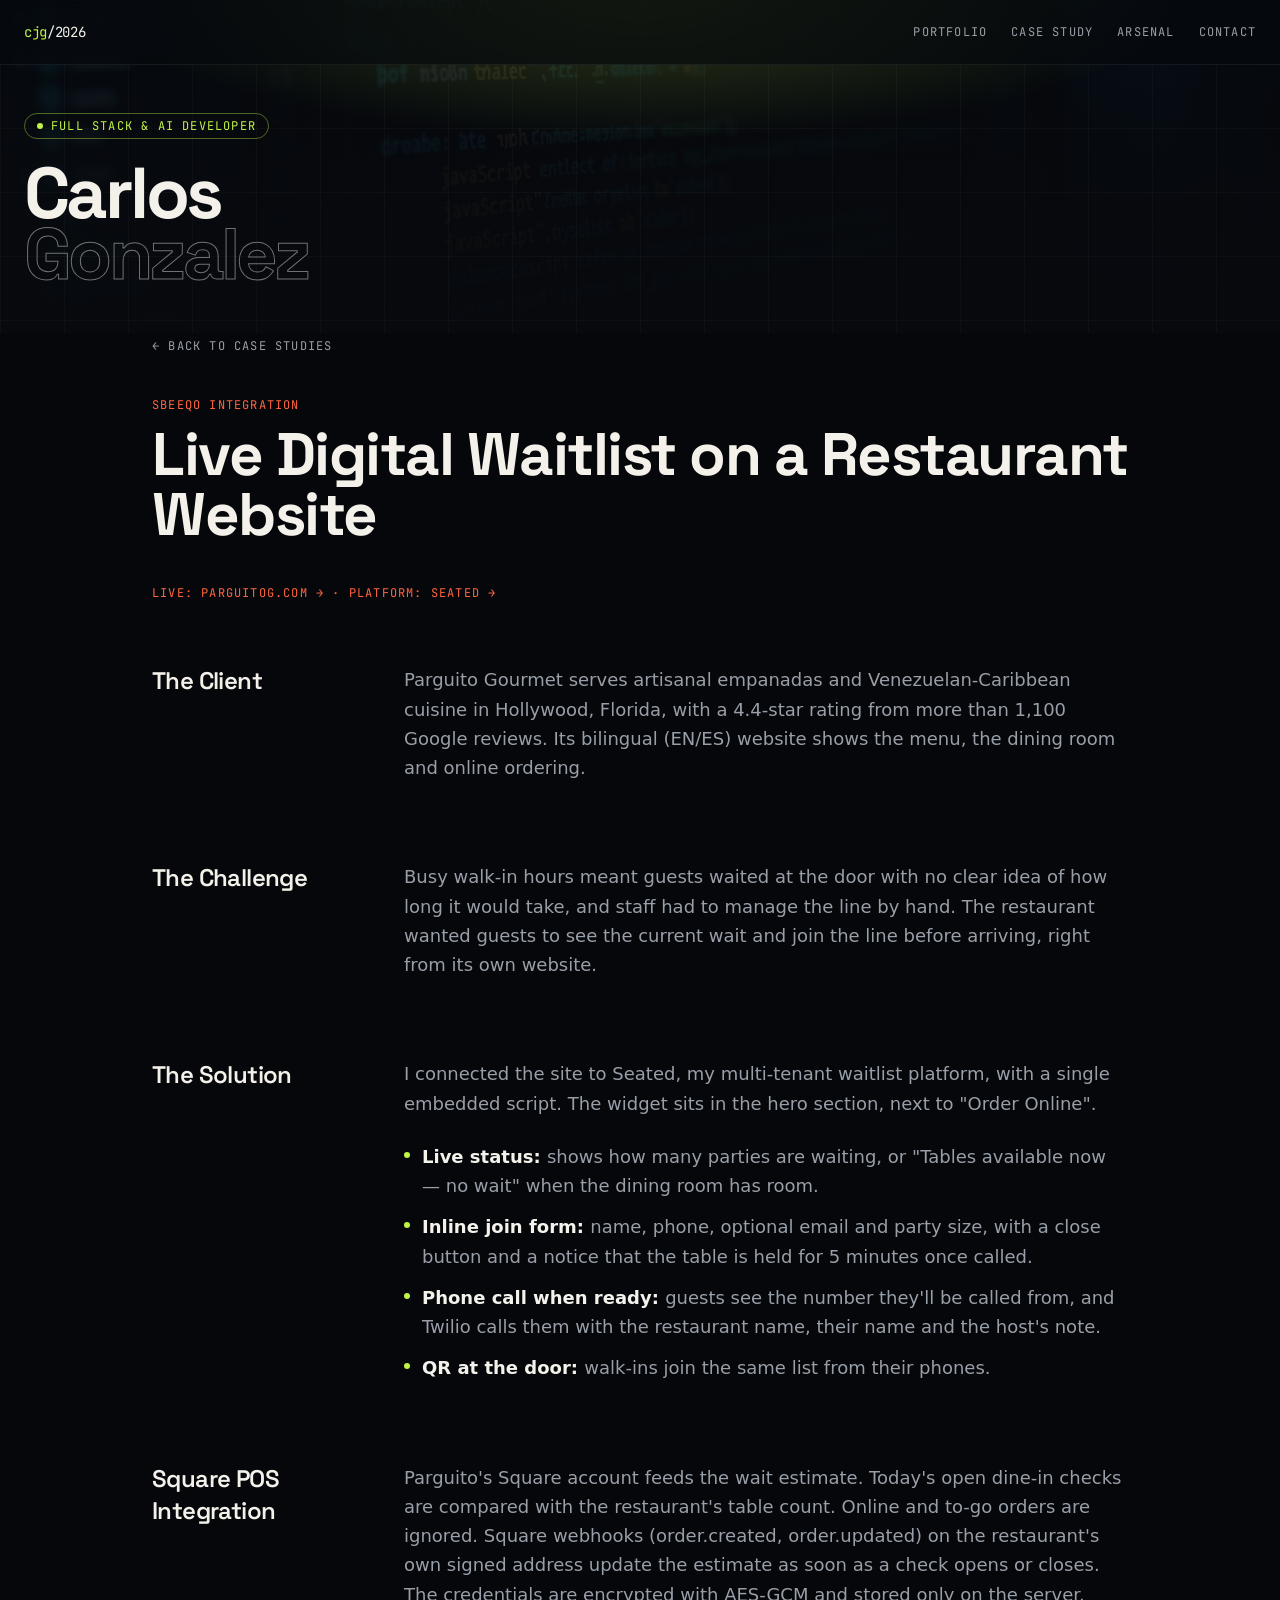
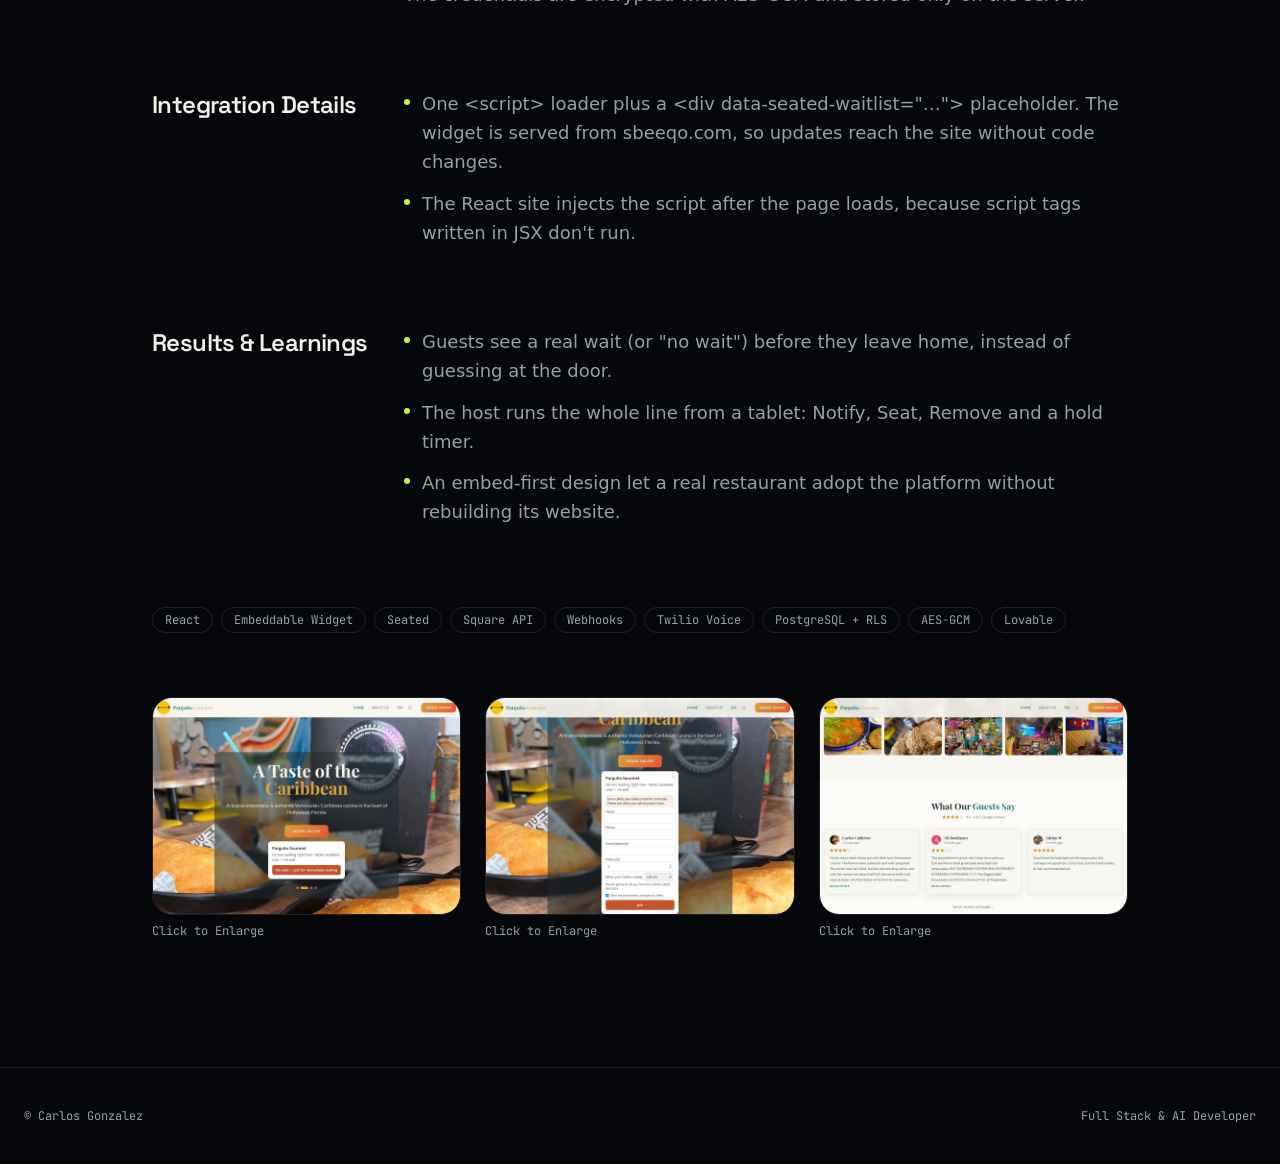
<file: parguito.html>
<!DOCTYPE html>
<html lang="en"><head>
    <meta name="viewport" content="width=device-width, initial-scale=1" maximum-scale=1.0, user-scalable=no">
<title>Live Digital Waitlist on a Restaurant Website — Carlos Gonzalez</title>
<meta name="viewport" content="width=device-width, initial-scale=1">
<meta name="author" content="Carlos Gonzalez">
<meta name="description" content="Case study by Carlos Gonzalez: Live Digital Waitlist on a Restaurant Website (Sbeeqo Integration).">
<meta property="og:title" content="Live Digital Waitlist on a Restaurant Website — Carlos Gonzalez">
<meta property="og:description" content="Case study by Carlos Gonzalez: Live Digital Waitlist on a Restaurant Website (Sbeeqo Integration).">
<meta property="og:type" content="article">
<meta name="twitter:card" content="summary_large_image">
<link rel="preconnect" href="https://fonts.googleapis.com"><link rel="preconnect" href="https://fonts.gstatic.com" crossorigin>
<link rel="stylesheet" href="https://fonts.googleapis.com/css2?family=JetBrains+Mono:wght@400;500&family=Space+Grotesk:wght@400;500;600;700&display=swap">

<link rel="stylesheet" href="style.css">
    <style>
        html,body { margin: 0; background: #05070a; color: #f3f1ea; font-family: system-ui, sans-serif; touch-action: pan-x pan-y;}
    </style>
</head>
<body><!--$--><header class="fixed inset-x-0 top-0 z-50 border-b border-border/60 bg-background/70 backdrop-blur-xl" data-tsd-source="/src/components/site.tsx:25:5"><div class="mx-auto flex h-16 max-w-7xl items-center justify-between gap-4 px-6" data-tsd-source="/src/components/site.tsx:26:7"><a class="min-w-0 font-mono text-sm tracking-tight" data-tsd-source="/src/components/site.tsx:27:9" href="./"><span class="text-primary" data-tsd-source="/src/components/site.tsx:28:11">cjg</span>/2026</a><nav class="hidden items-center gap-6 font-mono text-xs uppercase tracking-widest text-muted-foreground sm:flex" data-tsd-source="/src/components/site.tsx:32:9"><a href="./#portfolio" class="transition-colors hover:text-primary" data-tsd-source="/src/components/site.tsx:35:15">Portfolio</a><a class="transition-colors hover:text-primary" data-tsd-source="/src/components/site.tsx:39:15" href="case-study">Case Study</a><a href="./#arsenal" class="transition-colors hover:text-primary" data-tsd-source="/src/components/site.tsx:35:15">Arsenal</a><a href="./#contact" class="transition-colors hover:text-primary">Contact</a></nav><button type="button" aria-expanded="false" aria-label="Open menu" class="grid h-11 w-11 shrink-0 place-items-center rounded-full border border-border text-foreground transition-colors hover:border-primary hover:text-primary sm:hidden" data-tsd-source="/src/components/site.tsx:47:9"><svg xmlns="http://www.w3.org/2000/svg" width="24" height="24" viewBox="0 0 24 24" fill="none" stroke="currentColor" stroke-width="2" stroke-linecap="round" stroke-linejoin="round" class="lucide lucide-menu h-5 w-5" aria-hidden="true" data-tsd-source="/src/components/site.tsx:54:47"><path d="M4 5h16"></path><path d="M4 12h16"></path><path d="M4 19h16"></path></svg></button></div></header><section class="relative overflow-hidden pt-28 pb-12" data-tsd-source="/src/components/site.tsx:91:5"><img src="images/hero-banner.jpg" alt="Programming code on screen" class="absolute inset-0 h-full w-full object-cover opacity-20" data-tsd-source="/src/components/site.tsx:92:7"><div class="absolute inset-0 bg-gradient-to-b from-background/40 via-background/80 to-background" data-tsd-source="/src/components/site.tsx:93:7"></div><div class="absolute inset-0 grid-lines opacity-60" data-tsd-source="/src/components/site.tsx:94:7"></div><div class="absolute inset-0 bg-glow" data-tsd-source="/src/components/site.tsx:95:7"></div><div class="relative mx-auto flex max-w-7xl flex-col gap-10 px-6 lg:flex-row lg:items-end lg:justify-between" data-tsd-source="/src/components/site.tsx:96:7"><div class="animate-rise" data-tsd-source="/src/components/site.tsx:97:9"><p class="mb-6 inline-flex items-center gap-2 rounded-full border border-primary/40 px-3 py-1 font-mono text-xs uppercase tracking-widest text-primary" data-tsd-source="/src/components/site.tsx:98:11"><span class="h-1.5 w-1.5 animate-pulse rounded-full bg-primary" data-tsd-source="/src/components/site.tsx:99:13"></span> Full Stack &amp; AI Developer</p><h1 class="font-display font-bold leading-[0.85] tracking-tighter text-5xl md:text-7xl" data-tsd-source="/src/components/site.tsx:101:11">Carlos<br data-tsd-source="/src/components/site.tsx:103:13"><span class="text-outline" data-tsd-source="/src/components/site.tsx:104:13">Gonzalez</span></h1></div></div></section><main class="mx-auto max-w-5xl px-6 pb-32" data-tsd-source="/src/components/site.tsx:179:7"><a class="font-mono text-xs uppercase tracking-widest text-muted-foreground hover:text-primary" data-tsd-source="/src/components/site.tsx:180:9" href="case-study">← Back to case studies</a><p class="mt-10 font-mono text-xs uppercase tracking-widest text-hot" data-tsd-source="/src/components/site.tsx:181:9">Sbeeqo Integration</p><h2 class="mt-3 font-display text-4xl font-bold tracking-tight md:text-6xl" data-tsd-source="/src/components/site.tsx:182:9">Live Digital Waitlist on a Restaurant Website</h2>
<h4 class="mt-10 font-mono text-xs uppercase tracking-widest text-hot"><a target="_blank" href="https://parguitog.com">Live: parguitog.com →  </a>·  <a target="_blank" href="./seated">Platform: Seated →</a></h4>
<div class="mt-16 space-y-20" data-tsd-source="/src/components/site.tsx:208:9"><section class="grid gap-8 md:grid-cols-[220px_1fr]" data-tsd-source="/src/components/site.tsx:210:13"><h3 class="font-display text-2xl font-semibold tracking-tight md:sticky md:top-24 md:self-start" data-tsd-source="/src/components/site.tsx:211:15">The Client</h3><div class="space-y-6 text-lg leading-relaxed" data-tsd-source="/src/components/site.tsx:212:15"><p class="text-muted-foreground" data-tsd-source="/src/components/site.tsx:213:37">Parguito Gourmet serves artisanal empanadas and Venezuelan-Caribbean cuisine in Hollywood, Florida, with a 4.4-star rating from more than 1,100 Google reviews. Its bilingual (EN/ES) website shows the menu, the dining room and online ordering.</p></div></section><section class="grid gap-8 md:grid-cols-[220px_1fr]" data-tsd-source="/src/components/site.tsx:210:13"><h3 class="font-display text-2xl font-semibold tracking-tight md:sticky md:top-24 md:self-start" data-tsd-source="/src/components/site.tsx:211:15">The Challenge</h3><div class="space-y-6 text-lg leading-relaxed" data-tsd-source="/src/components/site.tsx:212:15"><p class="text-muted-foreground" data-tsd-source="/src/components/site.tsx:213:37">Busy walk-in hours meant guests waited at the door with no clear idea of how long it would take, and staff had to manage the line by hand. The restaurant wanted guests to see the current wait and join the line before arriving, right from its own website.</p></div></section><section class="grid gap-8 md:grid-cols-[220px_1fr]" data-tsd-source="/src/components/site.tsx:210:13"><h3 class="font-display text-2xl font-semibold tracking-tight md:sticky md:top-24 md:self-start" data-tsd-source="/src/components/site.tsx:211:15">The Solution</h3><div class="space-y-6 text-lg leading-relaxed" data-tsd-source="/src/components/site.tsx:212:15"><p class="text-muted-foreground" data-tsd-source="/src/components/site.tsx:213:37">I connected the site to Seated, my multi-tenant waitlist platform, with a single embedded script. The widget sits in the hero section, next to "Order Online".</p><ul class="space-y-3" data-tsd-source="/src/components/site.tsx:147:5"><li class="flex gap-3 text-muted-foreground" data-tsd-source="/src/components/site.tsx:149:9"><span class="mt-2.5 h-1.5 w-1.5 shrink-0 rounded-full bg-primary" data-tsd-source="/src/components/site.tsx:150:11"></span><div data-tsd-source="/src/components/site.tsx:151:11"><strong class="text-foreground" data-tsd-source="/src/components/site.tsx:152:21">Live status<!-- -->: </strong>shows how many parties are waiting, or "Tables available now — no wait" when the dining room has room.</div></li><li class="flex gap-3 text-muted-foreground" data-tsd-source="/src/components/site.tsx:149:9"><span class="mt-2.5 h-1.5 w-1.5 shrink-0 rounded-full bg-primary" data-tsd-source="/src/components/site.tsx:150:11"></span><div data-tsd-source="/src/components/site.tsx:151:11"><strong class="text-foreground" data-tsd-source="/src/components/site.tsx:152:21">Inline join form<!-- -->: </strong>name, phone, optional email and party size, with a close button and a notice that the table is held for 5 minutes once called.</div></li><li class="flex gap-3 text-muted-foreground" data-tsd-source="/src/components/site.tsx:149:9"><span class="mt-2.5 h-1.5 w-1.5 shrink-0 rounded-full bg-primary" data-tsd-source="/src/components/site.tsx:150:11"></span><div data-tsd-source="/src/components/site.tsx:151:11"><strong class="text-foreground" data-tsd-source="/src/components/site.tsx:152:21">Phone call when ready<!-- -->: </strong>guests see the number they'll be called from, and Twilio calls them with the restaurant name, their name and the host's note.</div></li><li class="flex gap-3 text-muted-foreground" data-tsd-source="/src/components/site.tsx:149:9"><span class="mt-2.5 h-1.5 w-1.5 shrink-0 rounded-full bg-primary" data-tsd-source="/src/components/site.tsx:150:11"></span><div data-tsd-source="/src/components/site.tsx:151:11"><strong class="text-foreground" data-tsd-source="/src/components/site.tsx:152:21">QR at the door<!-- -->: </strong>walk-ins join the same list from their phones.</div></li></ul></div></section><section class="grid gap-8 md:grid-cols-[220px_1fr]" data-tsd-source="/src/components/site.tsx:210:13"><h3 class="font-display text-2xl font-semibold tracking-tight md:sticky md:top-24 md:self-start" data-tsd-source="/src/components/site.tsx:211:15">Square POS Integration</h3><div class="space-y-6 text-lg leading-relaxed" data-tsd-source="/src/components/site.tsx:212:15"><p class="text-muted-foreground" data-tsd-source="/src/components/site.tsx:213:37">Parguito's Square account feeds the wait estimate. Today's open dine-in checks are compared with the restaurant's table count. Online and to-go orders are ignored. Square webhooks (order.created, order.updated) on the restaurant's own signed address update the estimate as soon as a check opens or closes. The credentials are encrypted with AES-GCM and stored only on the server.</p></div></section><section class="grid gap-8 md:grid-cols-[220px_1fr]" data-tsd-source="/src/components/site.tsx:210:13"><h3 class="font-display text-2xl font-semibold tracking-tight md:sticky md:top-24 md:self-start" data-tsd-source="/src/components/site.tsx:211:15">Integration Details</h3><div class="space-y-6 text-lg leading-relaxed" data-tsd-source="/src/components/site.tsx:212:15"><ul class="space-y-3" data-tsd-source="/src/components/site.tsx:147:5"><li class="flex gap-3 text-muted-foreground" data-tsd-source="/src/components/site.tsx:149:9"><span class="mt-2.5 h-1.5 w-1.5 shrink-0 rounded-full bg-primary" data-tsd-source="/src/components/site.tsx:150:11"></span><div data-tsd-source="/src/components/site.tsx:151:11">One &lt;script&gt; loader plus a &lt;div data-seated-waitlist="…"&gt; placeholder. The widget is served from sbeeqo.com, so updates reach the site without code changes.</div></li><li class="flex gap-3 text-muted-foreground" data-tsd-source="/src/components/site.tsx:149:9"><span class="mt-2.5 h-1.5 w-1.5 shrink-0 rounded-full bg-primary" data-tsd-source="/src/components/site.tsx:150:11"></span><div data-tsd-source="/src/components/site.tsx:151:11">The React site injects the script after the page loads, because script tags written in JSX don't run.</div></li></ul></div></section><section class="grid gap-8 md:grid-cols-[220px_1fr]" data-tsd-source="/src/components/site.tsx:210:13"><h3 class="font-display text-2xl font-semibold tracking-tight md:sticky md:top-24 md:self-start" data-tsd-source="/src/components/site.tsx:211:15">Results &amp; Learnings</h3><div class="space-y-6 text-lg leading-relaxed" data-tsd-source="/src/components/site.tsx:212:15"><ul class="space-y-3" data-tsd-source="/src/components/site.tsx:147:5"><li class="flex gap-3 text-muted-foreground" data-tsd-source="/src/components/site.tsx:149:9"><span class="mt-2.5 h-1.5 w-1.5 shrink-0 rounded-full bg-primary" data-tsd-source="/src/components/site.tsx:150:11"></span><div data-tsd-source="/src/components/site.tsx:151:11">Guests see a real wait (or "no wait") before they leave home, instead of guessing at the door.</div></li><li class="flex gap-3 text-muted-foreground" data-tsd-source="/src/components/site.tsx:149:9"><span class="mt-2.5 h-1.5 w-1.5 shrink-0 rounded-full bg-primary" data-tsd-source="/src/components/site.tsx:150:11"></span><div data-tsd-source="/src/components/site.tsx:151:11">The host runs the whole line from a tablet: Notify, Seat, Remove and a hold timer.</div></li><li class="flex gap-3 text-muted-foreground" data-tsd-source="/src/components/site.tsx:149:9"><span class="mt-2.5 h-1.5 w-1.5 shrink-0 rounded-full bg-primary" data-tsd-source="/src/components/site.tsx:150:11"></span><div data-tsd-source="/src/components/site.tsx:151:11">An embed-first design let a real restaurant adopt the platform without rebuilding its website.</div></li></ul></div></section></div><div class="mt-20 flex flex-wrap gap-2" data-tsd-source="/src/components/site.tsx:229:9"><span class="rounded-full border border-border px-3 py-1 font-mono text-xs text-muted-foreground" data-tsd-source="/src/components/site.tsx:231:13">React</span><span class="rounded-full border border-border px-3 py-1 font-mono text-xs text-muted-foreground" data-tsd-source="/src/components/site.tsx:231:13">Embeddable Widget</span><span class="rounded-full border border-border px-3 py-1 font-mono text-xs text-muted-foreground" data-tsd-source="/src/components/site.tsx:231:13">Seated</span><span class="rounded-full border border-border px-3 py-1 font-mono text-xs text-muted-foreground" data-tsd-source="/src/components/site.tsx:231:13">Square API</span><span class="rounded-full border border-border px-3 py-1 font-mono text-xs text-muted-foreground" data-tsd-source="/src/components/site.tsx:231:13">Webhooks</span><span class="rounded-full border border-border px-3 py-1 font-mono text-xs text-muted-foreground" data-tsd-source="/src/components/site.tsx:231:13">Twilio Voice</span><span class="rounded-full border border-border px-3 py-1 font-mono text-xs text-muted-foreground" data-tsd-source="/src/components/site.tsx:231:13">PostgreSQL + RLS</span><span class="rounded-full border border-border px-3 py-1 font-mono text-xs text-muted-foreground" data-tsd-source="/src/components/site.tsx:231:13">AES-GCM</span><span class="rounded-full border border-border px-3 py-1 font-mono text-xs text-muted-foreground" data-tsd-source="/src/components/site.tsx:231:13">Lovable</span></div><div class="mt-16 grid gap-6 sm:grid-cols-2 lg:grid-cols-3" data-tsd-source="/src/components/site.tsx:236:11"><figure class="group" data-tsd-source="/src/components/site.tsx:164:5"><a href="images/parguito-1.jpg" target="_blank" class="block w-full overflow-hidden rounded-xl border border-border" data-tsd-source="/src/components/site.tsx:165:7"><img src="images/parguito-1.jpg" alt="Waitlist widget on the Parguito Gourmet homepage" loading="lazy" class="w-full transition-transform duration-500 group-hover:scale-[1.03]" data-tsd-source="/src/components/site.tsx:166:9"></a><figcaption class="mt-2 font-mono text-xs text-muted-foreground" data-tsd-source="/src/components/site.tsx:168:19">Click to Enlarge</figcaption></figure><figure class="group" data-tsd-source="/src/components/site.tsx:164:5"><a href="images/parguito-2.jpg" target="_blank" class="block w-full overflow-hidden rounded-xl border border-border" data-tsd-source="/src/components/site.tsx:165:7"><img src="images/parguito-2.jpg" alt="Join form opened on parguitog.com" loading="lazy" class="w-full transition-transform duration-500 group-hover:scale-[1.03]" data-tsd-source="/src/components/site.tsx:166:9"></a><figcaption class="mt-2 font-mono text-xs text-muted-foreground" data-tsd-source="/src/components/site.tsx:168:19">Click to Enlarge</figcaption></figure><figure class="group" data-tsd-source="/src/components/site.tsx:164:5"><a href="images/parguito-3.jpg" target="_blank" class="block w-full overflow-hidden rounded-xl border border-border" data-tsd-source="/src/components/site.tsx:165:7"><img src="images/parguito-3.jpg" alt="Parguito Gourmet guest reviews" loading="lazy" class="w-full transition-transform duration-500 group-hover:scale-[1.03]" data-tsd-source="/src/components/site.tsx:166:9"></a><figcaption class="mt-2 font-mono text-xs text-muted-foreground" data-tsd-source="/src/components/site.tsx:168:19">Click to Enlarge</figcaption></figure></div></main><footer class="border-t border-border py-10" data-tsd-source="/src/components/site.tsx:254:5"><div class="mx-auto flex max-w-7xl justify-between px-6 font-mono text-xs text-muted-foreground" data-tsd-source="/src/components/site.tsx:255:7"><span data-tsd-source="/src/components/site.tsx:256:9">© Carlos Gonzalez</span><span data-tsd-source="/src/components/site.tsx:257:9">Full Stack &amp; AI Developer</span></div></footer><!--/$--><div id="mobile-menu" style="display:none" class="fixed inset-x-0 top-16 bottom-0 z-[60] overflow-y-auto bg-background/95 backdrop-blur-xl sm:hidden" data-tsd-source="/src/components/site.tsx:61:9"><nav class="flex flex-col gap-2 px-6 py-8" data-tsd-source="/src/components/site.tsx:62:11"><a href="./#portfolio" class="flex items-center justify-between border-b border-border/60 py-5 font-display text-3xl font-bold tracking-tight text-foreground transition-colors hover:text-primary" data-tsd-source="/src/components/site.tsx:67:17">Portfolio<span class="font-mono text-xs uppercase tracking-widest text-muted-foreground" data-tsd-source="/src/components/site.tsx:69:19">01</span></a><a class="flex items-center justify-between border-b border-border/60 py-5 font-display text-3xl font-bold tracking-tight text-foreground transition-colors hover:text-primary" data-tsd-source="/src/components/site.tsx:74:17" href="case-study.html">Case Study<span class="font-mono text-xs uppercase tracking-widest text-muted-foreground" data-tsd-source="/src/components/site.tsx:76:19">02</span></a><a href="./#arsenal" class="flex items-center justify-between border-b border-border/60 py-5 font-display text-3xl font-bold tracking-tight text-foreground transition-colors hover:text-primary" data-tsd-source="/src/components/site.tsx:67:17">Arsenal<span class="font-mono text-xs uppercase tracking-widest text-muted-foreground" data-tsd-source="/src/components/site.tsx:69:19">03</span></a><a href="./#Contact" class="flex items-center justify-between border-b border-border/60 py-5 font-display text-3xl font-bold tracking-tight text-foreground transition-colors hover:text-primary" data-tsd-source="/src/components/site.tsx:67:17">Contact<span class="font-mono text-xs uppercase tracking-widest text-muted-foreground" data-tsd-source="/src/components/site.tsx:69:19">04</span></a></nav></div><script>(function(){var b=document.querySelector('[aria-label="Open menu"]'),p=document.getElementById('mobile-menu');if(!b||!p)return;
function s(o){p.style.display=o?'':'none';b.setAttribute('aria-expanded',o);b.setAttribute('aria-label',o?'Close menu':'Open menu');b.innerHTML=o?X:M;document.body.style.overflow=o?'hidden':''}
var M=b.innerHTML,X='<svg xmlns="http://www.w3.org/2000/svg" width="24" height="24" viewBox="0 0 24 24" fill="none" stroke="currentColor" stroke-width="2" stroke-linecap="round" stroke-linejoin="round" class="h-5 w-5"><path d="M18 6 6 18"/><path d="m6 6 12 12"/></svg>';
b.addEventListener('click',function(){s(p.style.display==='none')});p.querySelectorAll('a').forEach(function(a){a.addEventListener('click',function(){s(false)})});})();</script></body></html>
</file>
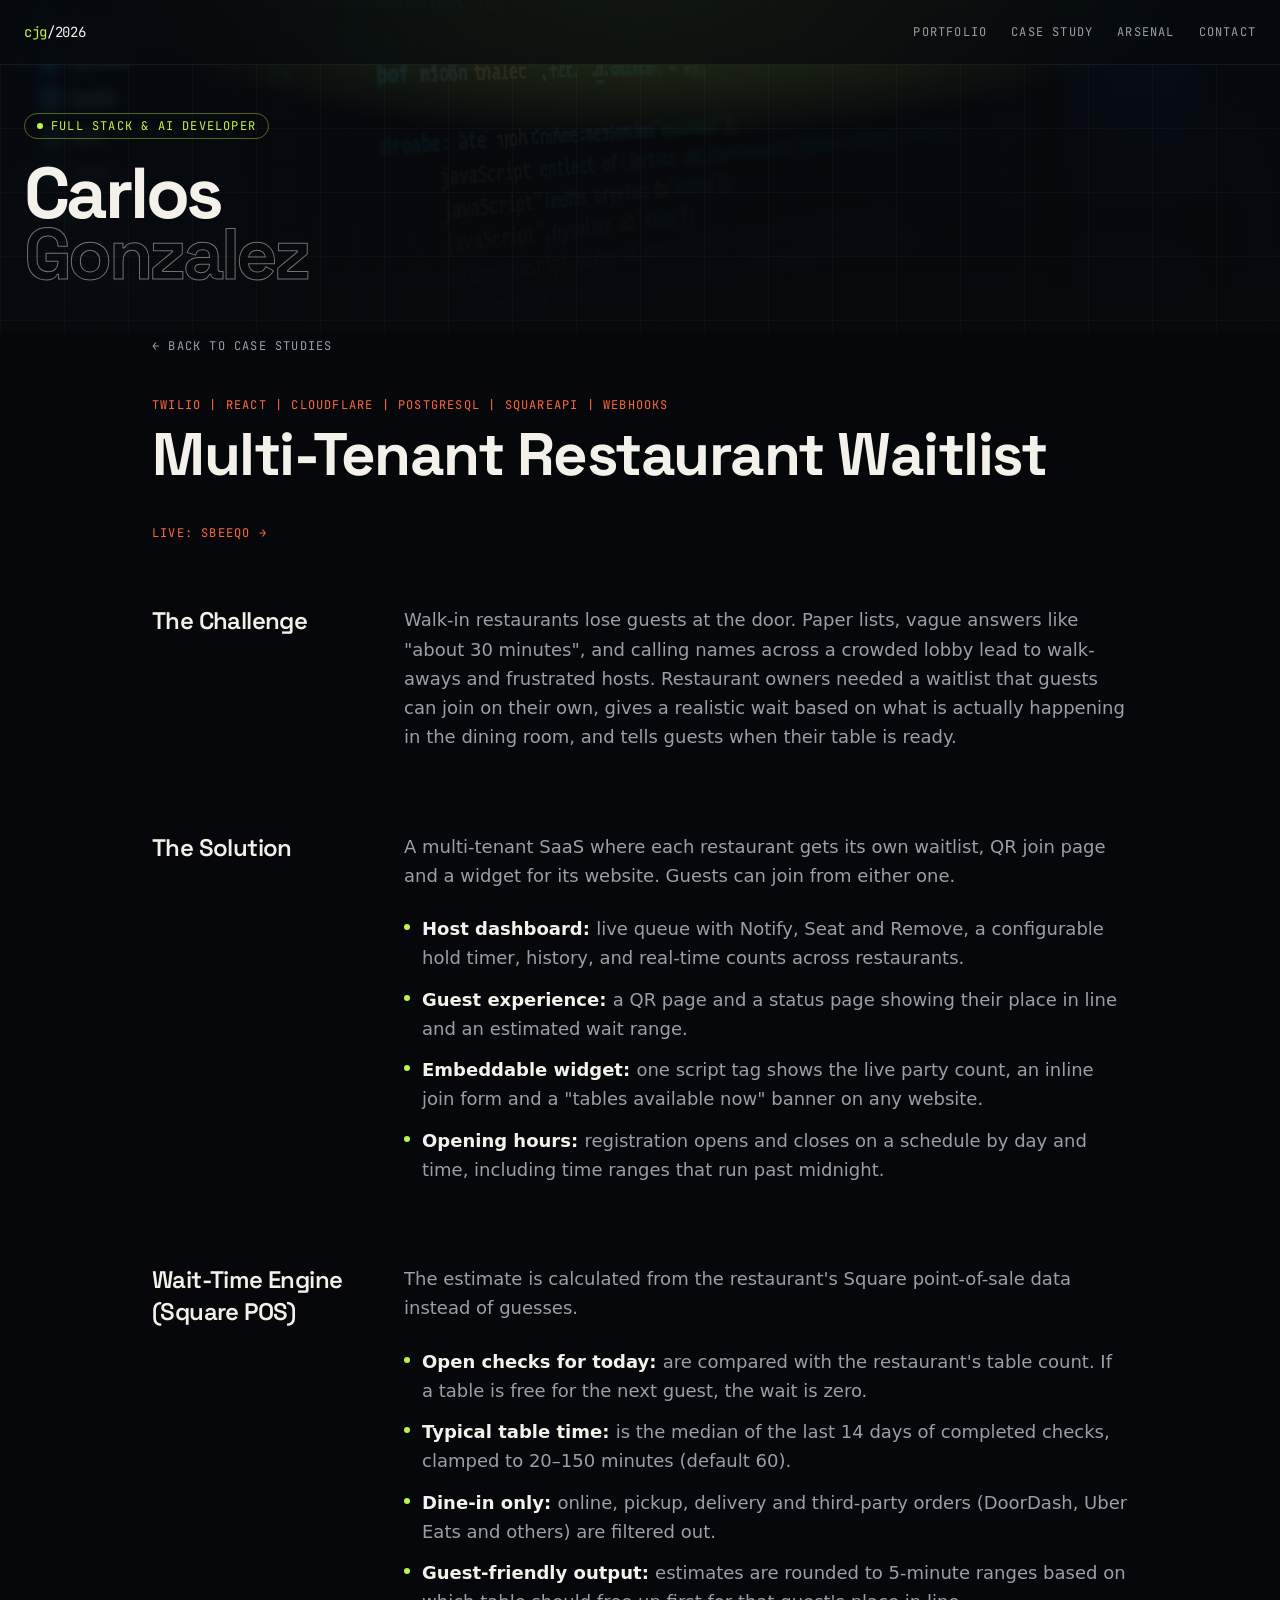
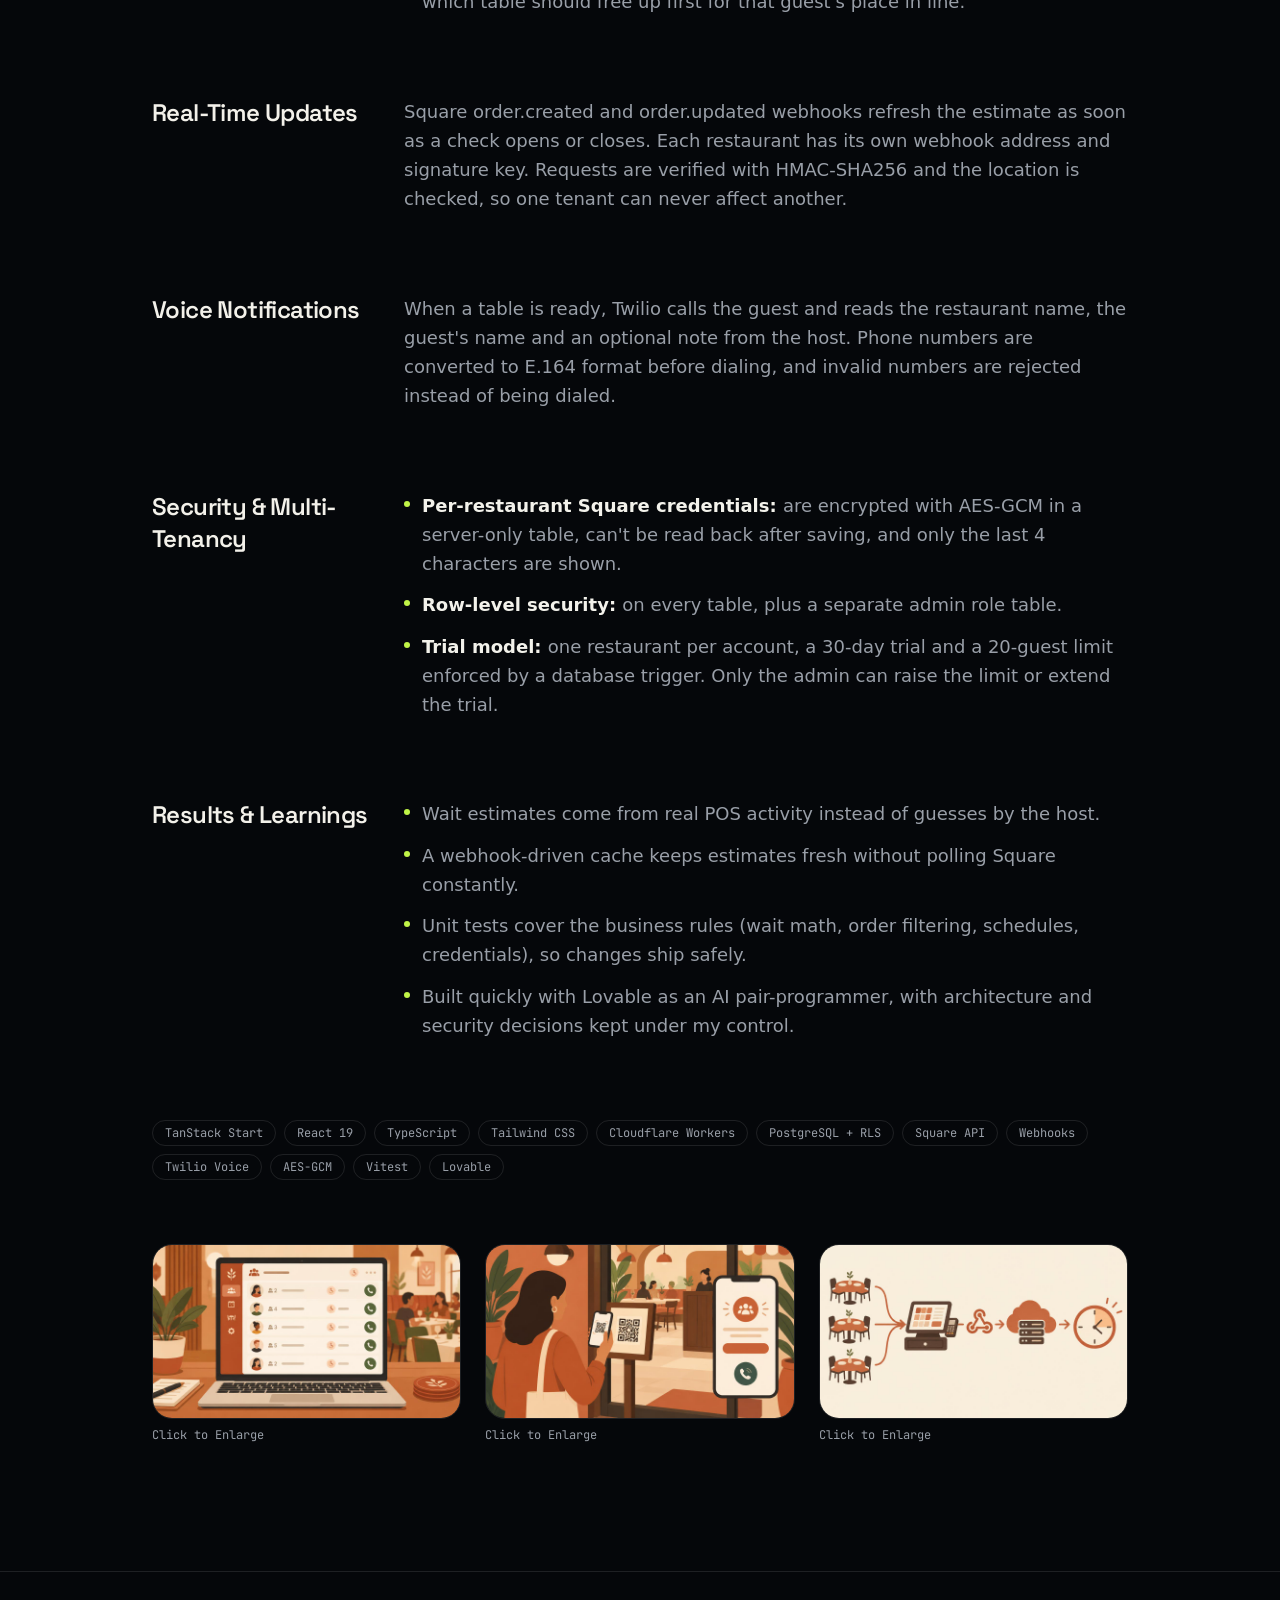
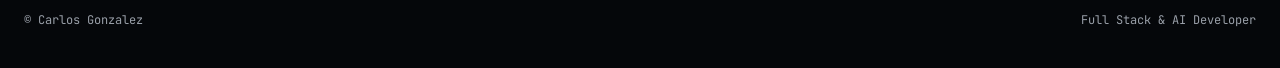
<file: seated.html>
<!DOCTYPE html>
<html lang="en"><head><meta charset="utf-8">
    <meta name="viewport" content="width=device-width, initial-scale=1" maximum-scale=1.0, user-scalable=no">
<title>Multi-Tenant Restaurant Waitlist — Carlos Gonzalez</title>
<meta name="viewport" content="width=device-width, initial-scale=1">
<meta name="author" content="Carlos Gonzalez">
<meta name="description" content="Case study by Carlos Gonzalez: Multi-Tenant Restaurant Waitlist (Twilio | Square).">
<meta property="og:title" content="Multi-Tenant Restaurant Waitlist — Carlos Gonzalez">
<meta property="og:description" content="Case study by Carlos Gonzalez: Multi-Tenant Restaurant Waitlist (Twilio | Square).">
<meta property="og:type" content="article">
<meta name="twitter:card" content="summary_large_image">

<link rel="preconnect" href="https://fonts.googleapis.com"><link rel="preconnect" href="https://fonts.gstatic.com" crossorigin>

<link rel="stylesheet" href="https://fonts.googleapis.com/css2?family=JetBrains+Mono:wght@400;500&family=Space+Grotesk:wght@400;500;600;700&display=swap">
<link rel="stylesheet" href="style.css">
    <style>
        html,body { margin: 0; background: #05070a; color: #f3f1ea; font-family: system-ui, sans-serif; touch-action: pan-x pan-y;}
    </style>
</head>
<body><!--$--><header class="fixed inset-x-0 top-0 z-50 border-b border-border/60 bg-background/70 backdrop-blur-xl" data-tsd-source="/src/components/site.tsx:25:5"><div class="mx-auto flex h-16 max-w-7xl items-center justify-between gap-4 px-6" data-tsd-source="/src/components/site.tsx:26:7"><a class="min-w-0 font-mono text-sm tracking-tight" data-tsd-source="/src/components/site.tsx:27:9" href="./"><span class="text-primary" data-tsd-source="/src/components/site.tsx:28:11">cjg</span>/2026</a><nav class="hidden items-center gap-6 font-mono text-xs uppercase tracking-widest text-muted-foreground sm:flex" data-tsd-source="/src/components/site.tsx:32:9"><a href="./#portfolio" class="transition-colors hover:text-primary" data-tsd-source="/src/components/site.tsx:35:15">Portfolio</a><a class="transition-colors hover:text-primary" data-tsd-source="/src/components/site.tsx:39:15" href="case-study">Case Study</a><a href="./#arsenal" class="transition-colors hover:text-primary" data-tsd-source="/src/components/site.tsx:35:15">Arsenal</a><a href="./#contact" class="transition-colors hover:text-primary">Contact</a></nav><button type="button" aria-expanded="false" aria-label="Open menu" class="grid h-11 w-11 shrink-0 place-items-center rounded-full border border-border text-foreground transition-colors hover:border-primary hover:text-primary sm:hidden" data-tsd-source="/src/components/site.tsx:47:9"><svg xmlns="http://www.w3.org/2000/svg" width="24" height="24" viewBox="0 0 24 24" fill="none" stroke="currentColor" stroke-width="2" stroke-linecap="round" stroke-linejoin="round" class="lucide lucide-menu h-5 w-5" aria-hidden="true" data-tsd-source="/src/components/site.tsx:54:47"><path d="M4 5h16"></path><path d="M4 12h16"></path><path d="M4 19h16"></path></svg></button></div></header><section class="relative overflow-hidden pt-28 pb-12" data-tsd-source="/src/components/site.tsx:91:5"><img src="images/hero-banner.jpg" alt="Programming code on screen" class="absolute inset-0 h-full w-full object-cover opacity-20" data-tsd-source="/src/components/site.tsx:92:7"><div class="absolute inset-0 bg-gradient-to-b from-background/40 via-background/80 to-background" data-tsd-source="/src/components/site.tsx:93:7"></div><div class="absolute inset-0 grid-lines opacity-60" data-tsd-source="/src/components/site.tsx:94:7"></div><div class="absolute inset-0 bg-glow" data-tsd-source="/src/components/site.tsx:95:7"></div><div class="relative mx-auto flex max-w-7xl flex-col gap-10 px-6 lg:flex-row lg:items-end lg:justify-between" data-tsd-source="/src/components/site.tsx:96:7"><div class="animate-rise" data-tsd-source="/src/components/site.tsx:97:9"><p class="mb-6 inline-flex items-center gap-2 rounded-full border border-primary/40 px-3 py-1 font-mono text-xs uppercase tracking-widest text-primary" data-tsd-source="/src/components/site.tsx:98:11"><span class="h-1.5 w-1.5 animate-pulse rounded-full bg-primary" data-tsd-source="/src/components/site.tsx:99:13"></span> Full Stack &amp; AI Developer</p><h1 class="font-display font-bold leading-[0.85] tracking-tighter text-5xl md:text-7xl" data-tsd-source="/src/components/site.tsx:101:11">Carlos<br data-tsd-source="/src/components/site.tsx:103:13"><span class="text-outline" data-tsd-source="/src/components/site.tsx:104:13">Gonzalez</span></h1></div></div></section><main class="mx-auto max-w-5xl px-6 pb-32" data-tsd-source="/src/components/site.tsx:179:7"><a class="font-mono text-xs uppercase tracking-widest text-muted-foreground hover:text-primary" data-tsd-source="/src/components/site.tsx:180:9" href="case-study">← Back to case studies</a><p class="mt-10 font-mono text-xs uppercase tracking-widest text-hot" data-tsd-source="/src/components/site.tsx:181:9">Twilio | React | Cloudflare | PostgreSQL | SquareAPI | Webhooks</p><h2 class="mt-3 font-display text-4xl font-bold tracking-tight md:text-6xl" data-tsd-source="/src/components/site.tsx:182:9">Multi-Tenant Restaurant Waitlist</h2><h4 class="mt-10 font-mono text-xs uppercase tracking-widest text-hot"><a target="_blank" href="https://sbeeqo.com">Live: Sbeeqo →</a></h4><div class="mt-16 space-y-20" data-tsd-source="/src/components/site.tsx:208:9"><section class="grid gap-8 md:grid-cols-[220px_1fr]" data-tsd-source="/src/components/site.tsx:210:13"><h3 class="font-display text-2xl font-semibold tracking-tight md:sticky md:top-24 md:self-start" data-tsd-source="/src/components/site.tsx:211:15">The Challenge</h3><div class="space-y-6 text-lg leading-relaxed" data-tsd-source="/src/components/site.tsx:212:15"><p class="text-muted-foreground" data-tsd-source="/src/components/site.tsx:213:37">Walk-in restaurants lose guests at the door. Paper lists, vague answers like "about 30 minutes", and calling names across a crowded lobby lead to walk-aways and frustrated hosts. Restaurant owners needed a waitlist that guests can join on their own, gives a realistic wait based on what is actually happening in the dining room, and tells guests when their table is ready.</p></div></section><section class="grid gap-8 md:grid-cols-[220px_1fr]" data-tsd-source="/src/components/site.tsx:210:13"><h3 class="font-display text-2xl font-semibold tracking-tight md:sticky md:top-24 md:self-start" data-tsd-source="/src/components/site.tsx:211:15">The Solution</h3><div class="space-y-6 text-lg leading-relaxed" data-tsd-source="/src/components/site.tsx:212:15"><p class="text-muted-foreground" data-tsd-source="/src/components/site.tsx:213:37">A multi-tenant SaaS where each restaurant gets its own waitlist, QR join page and a widget for its website. Guests can join from either one.</p><ul class="space-y-3" data-tsd-source="/src/components/site.tsx:147:5"><li class="flex gap-3 text-muted-foreground" data-tsd-source="/src/components/site.tsx:149:9"><span class="mt-2.5 h-1.5 w-1.5 shrink-0 rounded-full bg-primary" data-tsd-source="/src/components/site.tsx:150:11"></span><div data-tsd-source="/src/components/site.tsx:151:11"><strong class="text-foreground" data-tsd-source="/src/components/site.tsx:152:21">Host dashboard<!-- -->: </strong>live queue with Notify, Seat and Remove, a configurable hold timer, history, and real-time counts across restaurants.</div></li><li class="flex gap-3 text-muted-foreground" data-tsd-source="/src/components/site.tsx:149:9"><span class="mt-2.5 h-1.5 w-1.5 shrink-0 rounded-full bg-primary" data-tsd-source="/src/components/site.tsx:150:11"></span><div data-tsd-source="/src/components/site.tsx:151:11"><strong class="text-foreground" data-tsd-source="/src/components/site.tsx:152:21">Guest experience<!-- -->: </strong>a QR page and a status page showing their place in line and an estimated wait range.</div></li><li class="flex gap-3 text-muted-foreground" data-tsd-source="/src/components/site.tsx:149:9"><span class="mt-2.5 h-1.5 w-1.5 shrink-0 rounded-full bg-primary" data-tsd-source="/src/components/site.tsx:150:11"></span><div data-tsd-source="/src/components/site.tsx:151:11"><strong class="text-foreground" data-tsd-source="/src/components/site.tsx:152:21">Embeddable widget<!-- -->: </strong>one script tag shows the live party count, an inline join form and a "tables available now" banner on any website.</div></li><li class="flex gap-3 text-muted-foreground" data-tsd-source="/src/components/site.tsx:149:9"><span class="mt-2.5 h-1.5 w-1.5 shrink-0 rounded-full bg-primary" data-tsd-source="/src/components/site.tsx:150:11"></span><div data-tsd-source="/src/components/site.tsx:151:11"><strong class="text-foreground" data-tsd-source="/src/components/site.tsx:152:21">Opening hours<!-- -->: </strong>registration opens and closes on a schedule by day and time, including time ranges that run past midnight.</div></li></ul></div></section><section class="grid gap-8 md:grid-cols-[220px_1fr]" data-tsd-source="/src/components/site.tsx:210:13"><h3 class="font-display text-2xl font-semibold tracking-tight md:sticky md:top-24 md:self-start" data-tsd-source="/src/components/site.tsx:211:15">Wait-Time Engine (Square POS)</h3><div class="space-y-6 text-lg leading-relaxed" data-tsd-source="/src/components/site.tsx:212:15"><p class="text-muted-foreground" data-tsd-source="/src/components/site.tsx:213:37">The estimate is calculated from the restaurant's Square point-of-sale data instead of guesses.</p><ul class="space-y-3" data-tsd-source="/src/components/site.tsx:147:5"><li class="flex gap-3 text-muted-foreground" data-tsd-source="/src/components/site.tsx:149:9"><span class="mt-2.5 h-1.5 w-1.5 shrink-0 rounded-full bg-primary" data-tsd-source="/src/components/site.tsx:150:11"></span><div data-tsd-source="/src/components/site.tsx:151:11"><strong class="text-foreground" data-tsd-source="/src/components/site.tsx:152:21">Open checks for today<!-- -->: </strong>are compared with the restaurant's table count. If a table is free for the next guest, the wait is zero.</div></li><li class="flex gap-3 text-muted-foreground" data-tsd-source="/src/components/site.tsx:149:9"><span class="mt-2.5 h-1.5 w-1.5 shrink-0 rounded-full bg-primary" data-tsd-source="/src/components/site.tsx:150:11"></span><div data-tsd-source="/src/components/site.tsx:151:11"><strong class="text-foreground" data-tsd-source="/src/components/site.tsx:152:21">Typical table time<!-- -->: </strong>is the median of the last 14 days of completed checks, clamped to 20–150 minutes (default 60).</div></li><li class="flex gap-3 text-muted-foreground" data-tsd-source="/src/components/site.tsx:149:9"><span class="mt-2.5 h-1.5 w-1.5 shrink-0 rounded-full bg-primary" data-tsd-source="/src/components/site.tsx:150:11"></span><div data-tsd-source="/src/components/site.tsx:151:11"><strong class="text-foreground" data-tsd-source="/src/components/site.tsx:152:21">Dine-in only<!-- -->: </strong>online, pickup, delivery and third-party orders (DoorDash, Uber Eats and others) are filtered out.</div></li><li class="flex gap-3 text-muted-foreground" data-tsd-source="/src/components/site.tsx:149:9"><span class="mt-2.5 h-1.5 w-1.5 shrink-0 rounded-full bg-primary" data-tsd-source="/src/components/site.tsx:150:11"></span><div data-tsd-source="/src/components/site.tsx:151:11"><strong class="text-foreground" data-tsd-source="/src/components/site.tsx:152:21">Guest-friendly output<!-- -->: </strong>estimates are rounded to 5-minute ranges based on which table should free up first for that guest's place in line.</div></li></ul></div></section><section class="grid gap-8 md:grid-cols-[220px_1fr]" data-tsd-source="/src/components/site.tsx:210:13"><h3 class="font-display text-2xl font-semibold tracking-tight md:sticky md:top-24 md:self-start" data-tsd-source="/src/components/site.tsx:211:15">Real-Time Updates</h3><div class="space-y-6 text-lg leading-relaxed" data-tsd-source="/src/components/site.tsx:212:15"><p class="text-muted-foreground" data-tsd-source="/src/components/site.tsx:213:37">Square order.created and order.updated webhooks refresh the estimate as soon as a check opens or closes. Each restaurant has its own webhook address and signature key. Requests are verified with HMAC-SHA256 and the location is checked, so one tenant can never affect another.</p></div></section><section class="grid gap-8 md:grid-cols-[220px_1fr]" data-tsd-source="/src/components/site.tsx:210:13"><h3 class="font-display text-2xl font-semibold tracking-tight md:sticky md:top-24 md:self-start" data-tsd-source="/src/components/site.tsx:211:15">Voice Notifications</h3><div class="space-y-6 text-lg leading-relaxed" data-tsd-source="/src/components/site.tsx:212:15"><p class="text-muted-foreground" data-tsd-source="/src/components/site.tsx:213:37">When a table is ready, Twilio calls the guest and reads the restaurant name, the guest's name and an optional note from the host. Phone numbers are converted to E.164 format before dialing, and invalid numbers are rejected instead of being dialed.</p></div></section><section class="grid gap-8 md:grid-cols-[220px_1fr]" data-tsd-source="/src/components/site.tsx:210:13"><h3 class="font-display text-2xl font-semibold tracking-tight md:sticky md:top-24 md:self-start" data-tsd-source="/src/components/site.tsx:211:15">Security &amp; Multi-Tenancy</h3><div class="space-y-6 text-lg leading-relaxed" data-tsd-source="/src/components/site.tsx:212:15"><ul class="space-y-3" data-tsd-source="/src/components/site.tsx:147:5"><li class="flex gap-3 text-muted-foreground" data-tsd-source="/src/components/site.tsx:149:9"><span class="mt-2.5 h-1.5 w-1.5 shrink-0 rounded-full bg-primary" data-tsd-source="/src/components/site.tsx:150:11"></span><div data-tsd-source="/src/components/site.tsx:151:11"><strong class="text-foreground" data-tsd-source="/src/components/site.tsx:152:21">Per-restaurant Square credentials<!-- -->: </strong>are encrypted with AES-GCM in a server-only table, can't be read back after saving, and only the last 4 characters are shown.</div></li><li class="flex gap-3 text-muted-foreground" data-tsd-source="/src/components/site.tsx:149:9"><span class="mt-2.5 h-1.5 w-1.5 shrink-0 rounded-full bg-primary" data-tsd-source="/src/components/site.tsx:150:11"></span><div data-tsd-source="/src/components/site.tsx:151:11"><strong class="text-foreground" data-tsd-source="/src/components/site.tsx:152:21">Row-level security<!-- -->: </strong>on every table, plus a separate admin role table.</div></li><li class="flex gap-3 text-muted-foreground" data-tsd-source="/src/components/site.tsx:149:9"><span class="mt-2.5 h-1.5 w-1.5 shrink-0 rounded-full bg-primary" data-tsd-source="/src/components/site.tsx:150:11"></span><div data-tsd-source="/src/components/site.tsx:151:11"><strong class="text-foreground" data-tsd-source="/src/components/site.tsx:152:21">Trial model<!-- -->: </strong>one restaurant per account, a 30-day trial and a 20-guest limit enforced by a database trigger. Only the admin can raise the limit or extend the trial.</div></li></ul></div></section><section class="grid gap-8 md:grid-cols-[220px_1fr]" data-tsd-source="/src/components/site.tsx:210:13"><h3 class="font-display text-2xl font-semibold tracking-tight md:sticky md:top-24 md:self-start" data-tsd-source="/src/components/site.tsx:211:15">Results &amp; Learnings</h3><div class="space-y-6 text-lg leading-relaxed" data-tsd-source="/src/components/site.tsx:212:15"><ul class="space-y-3" data-tsd-source="/src/components/site.tsx:147:5"><li class="flex gap-3 text-muted-foreground" data-tsd-source="/src/components/site.tsx:149:9"><span class="mt-2.5 h-1.5 w-1.5 shrink-0 rounded-full bg-primary" data-tsd-source="/src/components/site.tsx:150:11"></span><div data-tsd-source="/src/components/site.tsx:151:11">Wait estimates come from real POS activity instead of guesses by the host.</div></li><li class="flex gap-3 text-muted-foreground" data-tsd-source="/src/components/site.tsx:149:9"><span class="mt-2.5 h-1.5 w-1.5 shrink-0 rounded-full bg-primary" data-tsd-source="/src/components/site.tsx:150:11"></span><div data-tsd-source="/src/components/site.tsx:151:11">A webhook-driven cache keeps estimates fresh without polling Square constantly.</div></li><li class="flex gap-3 text-muted-foreground" data-tsd-source="/src/components/site.tsx:149:9"><span class="mt-2.5 h-1.5 w-1.5 shrink-0 rounded-full bg-primary" data-tsd-source="/src/components/site.tsx:150:11"></span><div data-tsd-source="/src/components/site.tsx:151:11">Unit tests cover the business rules (wait math, order filtering, schedules, credentials), so changes ship safely.</div></li><li class="flex gap-3 text-muted-foreground" data-tsd-source="/src/components/site.tsx:149:9"><span class="mt-2.5 h-1.5 w-1.5 shrink-0 rounded-full bg-primary" data-tsd-source="/src/components/site.tsx:150:11"></span><div data-tsd-source="/src/components/site.tsx:151:11">Built quickly with Lovable as an AI pair-programmer, with architecture and security decisions kept under my control.</div></li></ul></div></section></div><div class="mt-20 flex flex-wrap gap-2" data-tsd-source="/src/components/site.tsx:229:9"><span class="rounded-full border border-border px-3 py-1 font-mono text-xs text-muted-foreground" data-tsd-source="/src/components/site.tsx:231:13">TanStack Start</span><span class="rounded-full border border-border px-3 py-1 font-mono text-xs text-muted-foreground" data-tsd-source="/src/components/site.tsx:231:13">React 19</span><span class="rounded-full border border-border px-3 py-1 font-mono text-xs text-muted-foreground" data-tsd-source="/src/components/site.tsx:231:13">TypeScript</span><span class="rounded-full border border-border px-3 py-1 font-mono text-xs text-muted-foreground" data-tsd-source="/src/components/site.tsx:231:13">Tailwind CSS</span><span class="rounded-full border border-border px-3 py-1 font-mono text-xs text-muted-foreground" data-tsd-source="/src/components/site.tsx:231:13">Cloudflare Workers</span><span class="rounded-full border border-border px-3 py-1 font-mono text-xs text-muted-foreground" data-tsd-source="/src/components/site.tsx:231:13">PostgreSQL + RLS</span><span class="rounded-full border border-border px-3 py-1 font-mono text-xs text-muted-foreground" data-tsd-source="/src/components/site.tsx:231:13">Square API</span><span class="rounded-full border border-border px-3 py-1 font-mono text-xs text-muted-foreground" data-tsd-source="/src/components/site.tsx:231:13">Webhooks</span><span class="rounded-full border border-border px-3 py-1 font-mono text-xs text-muted-foreground" data-tsd-source="/src/components/site.tsx:231:13">Twilio Voice</span><span class="rounded-full border border-border px-3 py-1 font-mono text-xs text-muted-foreground" data-tsd-source="/src/components/site.tsx:231:13">AES-GCM</span><span class="rounded-full border border-border px-3 py-1 font-mono text-xs text-muted-foreground" data-tsd-source="/src/components/site.tsx:231:13">Vitest</span><span class="rounded-full border border-border px-3 py-1 font-mono text-xs text-muted-foreground" data-tsd-source="/src/components/site.tsx:231:13">Lovable</span></div><div class="mt-16 grid gap-6 sm:grid-cols-2 lg:grid-cols-3" data-tsd-source="/src/components/site.tsx:236:11"><figure class="group" data-tsd-source="/src/components/site.tsx:164:5"><a href="images/seated-1.jpg" target="_blank" class="block w-full overflow-hidden rounded-xl border border-border" data-tsd-source="/src/components/site.tsx:165:7"><img src="images/seated-1.jpg" alt="Seated slide 1" loading="lazy" class="w-full transition-transform duration-500 group-hover:scale-[1.03]" data-tsd-source="/src/components/site.tsx:166:9"></a><figcaption class="mt-2 font-mono text-xs text-muted-foreground" data-tsd-source="/src/components/site.tsx:168:19">Click to Enlarge</figcaption></figure><figure class="group" data-tsd-source="/src/components/site.tsx:164:5"><a href="images/seated-2.jpg" target="_blank" class="block w-full overflow-hidden rounded-xl border border-border" data-tsd-source="/src/components/site.tsx:165:7"><img src="images/seated-2.jpg" alt="Seated slide 2" loading="lazy" class="w-full transition-transform duration-500 group-hover:scale-[1.03]" data-tsd-source="/src/components/site.tsx:166:9"></a><figcaption class="mt-2 font-mono text-xs text-muted-foreground" data-tsd-source="/src/components/site.tsx:168:19">Click to Enlarge</figcaption></figure><figure class="group" data-tsd-source="/src/components/site.tsx:164:5"><a href="images/seated-3.jpg" target="_blank" class="block w-full overflow-hidden rounded-xl border border-border" data-tsd-source="/src/components/site.tsx:165:7"><img src="images/seated-3.jpg" alt="Seated slide 3" loading="lazy" class="w-full transition-transform duration-500 group-hover:scale-[1.03]" data-tsd-source="/src/components/site.tsx:166:9"></a><figcaption class="mt-2 font-mono text-xs text-muted-foreground" data-tsd-source="/src/components/site.tsx:168:19">Click to Enlarge</figcaption></figure></div></main><footer class="border-t border-border py-10" data-tsd-source="/src/components/site.tsx:254:5"><div class="mx-auto flex max-w-7xl justify-between px-6 font-mono text-xs text-muted-foreground" data-tsd-source="/src/components/site.tsx:255:7"><span data-tsd-source="/src/components/site.tsx:256:9">© Carlos Gonzalez</span><span data-tsd-source="/src/components/site.tsx:257:9">Full Stack &amp; AI Developer</span></div></footer><!--/$--><div id="mobile-menu" style="display:none" class="fixed inset-x-0 top-16 bottom-0 z-[60] overflow-y-auto bg-background/95 backdrop-blur-xl sm:hidden" data-tsd-source="/src/components/site.tsx:61:9"><nav class="flex flex-col gap-2 px-6 py-8" data-tsd-source="/src/components/site.tsx:62:11"><a href="./#portfolio" class="flex items-center justify-between border-b border-border/60 py-5 font-display text-3xl font-bold tracking-tight text-foreground transition-colors hover:text-primary" data-tsd-source="/src/components/site.tsx:67:17">Portfolio<span class="font-mono text-xs uppercase tracking-widest text-muted-foreground" data-tsd-source="/src/components/site.tsx:69:19">01</span></a><a class="flex items-center justify-between border-b border-border/60 py-5 font-display text-3xl font-bold tracking-tight text-foreground transition-colors hover:text-primary" data-tsd-source="/src/components/site.tsx:74:17" href="case-study">Case Study<span class="font-mono text-xs uppercase tracking-widest text-muted-foreground" data-tsd-source="/src/components/site.tsx:76:19">02</span></a><a href="./#arsenal" class="flex items-center justify-between border-b border-border/60 py-5 font-display text-3xl font-bold tracking-tight text-foreground transition-colors hover:text-primary" data-tsd-source="/src/components/site.tsx:67:17">Arsenal<span class="font-mono text-xs uppercase tracking-widest text-muted-foreground" data-tsd-source="/src/components/site.tsx:69:19">03</span></a><a href="./#contact" class="flex items-center justify-between border-b border-border/60 py-5 font-display text-3xl font-bold tracking-tight text-foreground transition-colors hover:text-primary" data-tsd-source="/src/components/site.tsx:67:17">Contact<span class="font-mono text-xs uppercase tracking-widest text-muted-foreground" data-tsd-source="/src/components/site.tsx:69:19">04</span></a></nav></div><script>(function(){var b=document.querySelector('[aria-label="Open menu"]'),p=document.getElementById('mobile-menu');if(!b||!p)return;
function s(o){p.style.display=o?'':'none';b.setAttribute('aria-expanded',o);b.setAttribute('aria-label',o?'Close menu':'Open menu');b.innerHTML=o?X:M;document.body.style.overflow=o?'hidden':''}
var M=b.innerHTML,X='<svg xmlns="http://www.w3.org/2000/svg" width="24" height="24" viewBox="0 0 24 24" fill="none" stroke="currentColor" stroke-width="2" stroke-linecap="round" stroke-linejoin="round" class="h-5 w-5"><path d="M18 6 6 18"/><path d="m6 6 12 12"/></svg>';
b.addEventListener('click',function(){s(p.style.display==='none')});p.querySelectorAll('a').forEach(function(a){a.addEventListener('click',function(){s(false)})});})();</script></body></html>
</file>
<file: style.css>
@layer properties{@supports (((-webkit-hyphens:none)) and (not (margin-trim:inline))) or ((-moz-orient:inline) and (not (color:rgb(from red r g b)))){*,:before,:after,::backdrop{--tw-translate-x:0;--tw-translate-y:0;--tw-translate-z:0;--tw-rotate-x:initial;--tw-rotate-y:initial;--tw-rotate-z:initial;--tw-skew-x:initial;--tw-skew-y:initial;--tw-space-y-reverse:0;--tw-space-x-reverse:0;--tw-border-style:solid;--tw-gradient-position:initial;--tw-gradient-from:#0000;--tw-gradient-via:#0000;--tw-gradient-to:#0000;--tw-gradient-stops:initial;--tw-gradient-via-stops:initial;--tw-gradient-from-position:0%;--tw-gradient-via-position:50%;--tw-gradient-to-position:100%;--tw-leading:initial;--tw-font-weight:initial;--tw-tracking:initial;--tw-ordinal:initial;--tw-slashed-zero:initial;--tw-numeric-figure:initial;--tw-numeric-spacing:initial;--tw-numeric-fraction:initial;--tw-shadow:0 0 #0000;--tw-shadow-color:initial;--tw-shadow-alpha:100%;--tw-inset-shadow:0 0 #0000;--tw-inset-shadow-color:initial;--tw-inset-shadow-alpha:100%;--tw-ring-color:initial;--tw-ring-shadow:0 0 #0000;--tw-inset-ring-color:initial;--tw-inset-ring-shadow:0 0 #0000;--tw-ring-inset:initial;--tw-ring-offset-width:0px;--tw-ring-offset-color:#fff;--tw-ring-offset-shadow:0 0 #0000;--tw-outline-style:solid;--tw-blur:initial;--tw-brightness:initial;--tw-contrast:initial;--tw-grayscale:initial;--tw-hue-rotate:initial;--tw-invert:initial;--tw-opacity:initial;--tw-saturate:initial;--tw-sepia:initial;--tw-drop-shadow:initial;--tw-drop-shadow-color:initial;--tw-drop-shadow-alpha:100%;--tw-drop-shadow-size:initial;--tw-backdrop-blur:initial;--tw-backdrop-brightness:initial;--tw-backdrop-contrast:initial;--tw-backdrop-grayscale:initial;--tw-backdrop-hue-rotate:initial;--tw-backdrop-invert:initial;--tw-backdrop-opacity:initial;--tw-backdrop-saturate:initial;--tw-backdrop-sepia:initial;--tw-duration:initial;--tw-ease:initial;--tw-scale-x:1;--tw-scale-y:1;--tw-scale-z:1;--tw-content:"";--tw-animation-delay:0s;--tw-animation-direction:normal;--tw-animation-duration:initial;--tw-animation-fill-mode:none;--tw-animation-iteration-count:1;--tw-enter-blur:0;--tw-enter-opacity:1;--tw-enter-rotate:0;--tw-enter-scale:1;--tw-enter-translate-x:0;--tw-enter-translate-y:0;--tw-exit-blur:0;--tw-exit-opacity:1;--tw-exit-rotate:0;--tw-exit-scale:1;--tw-exit-translate-x:0;--tw-exit-translate-y:0}}}@layer theme{:root,:host{--font-sans:"Space Grotesk", ui-sans-serif, system-ui, sans-serif;--color-black:#000;--spacing:.25rem;--container-sm:24rem;--container-md:28rem;--container-lg:32rem;--container-3xl:48rem;--container-4xl:56rem;--container-5xl:64rem;--container-7xl:80rem;--text-xs:.75rem;--text-xs--line-height:calc(1 / .75);--text-sm:.875rem;--text-sm--line-height:calc(1.25 / .875);--text-base:1rem;--text-base--line-height:calc(1.5 / 1);--text-lg:1.125rem;--text-lg--line-height:calc(1.75 / 1.125);--text-xl:1.25rem;--text-xl--line-height:calc(1.75 / 1.25);--text-2xl:1.5rem;--text-2xl--line-height:calc(2 / 1.5);--text-3xl:1.875rem;--text-3xl--line-height:calc(2.25 / 1.875);--text-4xl:2.25rem;--text-4xl--line-height:calc(2.5 / 2.25);--text-5xl:3rem;--text-5xl--line-height:1;--text-6xl:3.75rem;--text-6xl--line-height:1;--text-7xl:4.5rem;--text-7xl--line-height:1;--font-weight-normal:400;--font-weight-medium:500;--font-weight-semibold:600;--font-weight-bold:700;--tracking-tighter:-.05em;--tracking-tight:-.025em;--tracking-widest:.1em;--leading-relaxed:1.625;--radius-3xl:1.5rem;--ease-in-out:cubic-bezier(.4, 0, .2, 1);--animate-pulse:pulse 2s cubic-bezier(.4, 0, .6, 1) infinite;--blur-xl:24px;--aspect-video:16 / 9;--default-transition-duration:.15s;--default-transition-timing-function:cubic-bezier(.4, 0, .2, 1);--default-font-family:"Space Grotesk", ui-sans-serif, system-ui, sans-serif;--default-mono-font-family:"JetBrains Mono", ui-monospace, monospace;--color-background:var(--background);--color-foreground:var(--foreground);--color-border:var(--border)}}@layer base{*,:after,:before,::backdrop{box-sizing:border-box;border:0 solid;margin:0;padding:0}::file-selector-button{box-sizing:border-box;border:0 solid;margin:0;padding:0}html,:host{-webkit-text-size-adjust:100%;-moz-text-size-adjust:100%;text-size-adjust:100%;tab-size:4;line-height:1.5;font-family:var(--default-font-family,-apple-system, BlinkMacSystemFont, "Segoe UI", Roboto, "Helvetica Neue", "Noto Sans", Arial, sans-serif, "Apple Color Emoji", "Segoe UI Emoji", "Segoe UI Symbol", "Noto Color Emoji");font-feature-settings:var(--default-font-feature-settings,normal);font-variation-settings:var(--default-font-variation-settings,normal);-webkit-tap-highlight-color:transparent}hr{height:0;color:inherit;border-top-width:1px}abbr:where([title]){-webkit-text-decoration:underline dotted;text-decoration:underline dotted}h1,h2,h3,h4,h5,h6{font-size:inherit;font-weight:inherit}a{color:inherit;-webkit-text-decoration:inherit;-webkit-text-decoration:inherit;text-decoration:inherit}b,strong{font-weight:bolder}code,kbd,samp,pre{font-family:var(--default-mono-font-family,ui-monospace, SFMono-Regular, Menlo, Monaco, Consolas, "Liberation Mono", "Courier New", monospace);font-feature-settings:var(--default-mono-font-feature-settings,normal);font-variation-settings:var(--default-mono-font-variation-settings,normal);font-size:1em}small{font-size:80%}sub,sup{vertical-align:baseline;font-size:75%;line-height:0;position:relative}sub{bottom:-.25em}sup{top:-.5em}table{text-indent:0;border-color:inherit;border-collapse:collapse}progress{vertical-align:baseline}summary{display:list-item}ol,ul,menu{list-style:none}img,svg,video,canvas,audio,iframe,embed,object{vertical-align:middle;display:block}img,video{max-width:100%;height:auto}button,input,select,optgroup,textarea{font:inherit;letter-spacing:inherit;color:inherit;opacity:1;background-color:#0000;border-radius:0}::file-selector-button{font:inherit;letter-spacing:inherit;color:inherit;opacity:1;background-color:#0000;border-radius:0}:where(select:is([multiple],[size])) optgroup{font-weight:bolder}:where(select:is([multiple],[size])) optgroup option{padding-inline-start:20px}::file-selector-button{margin-inline-end:4px}::placeholder{opacity:1}@supports (not ((-webkit-appearance:-apple-pay-button))) or (contain-intrinsic-size:1px){::placeholder{color:currentColor}@supports (color:color-mix(in lab, red, red)){::placeholder{color:color-mix(in oklab, currentcolor, transparent)}}}textarea{resize:vertical}::-webkit-search-decoration{appearance:none}::-webkit-date-and-time-value{min-height:1lh;text-align:inherit}::-webkit-datetime-edit{display:inline-flex}::-webkit-datetime-edit-fields-wrapper{padding:0}::-webkit-datetime-edit{padding-block:0}::-webkit-datetime-edit-year-field{padding-block:0}::-webkit-datetime-edit-month-field{padding-block:0}::-webkit-datetime-edit-day-field{padding-block:0}::-webkit-datetime-edit-hour-field{padding-block:0}::-webkit-datetime-edit-minute-field{padding-block:0}::-webkit-datetime-edit-second-field{padding-block:0}::-webkit-datetime-edit-millisecond-field{padding-block:0}::-webkit-datetime-edit-meridiem-field{padding-block:0}::-webkit-calendar-picker-indicator{line-height:1}button,input:where([type=button],[type=reset],[type=submit]){appearance:button}::file-selector-button{appearance:button}::-webkit-inner-spin-button{height:auto}::-webkit-outer-spin-button{height:auto}[hidden]:where(:not([hidden=until-found])){display:none!important}*{border-color:var(--color-border)}html{scroll-behavior:smooth}body{background-color:var(--color-background);color:var(--color-foreground);font-family:var(--font-sans);-webkit-font-smoothing:antialiased}::selection{background:var(--primary);color:var(--primary-foreground)}}@layer components;@layer utilities{.pointer-events-none{pointer-events:none}.invisible{visibility:hidden}.sr-only{clip-path:inset(50%);white-space:nowrap;border-width:0;width:1px;height:1px;margin:-1px;padding:0;position:absolute;overflow:hidden}.absolute{position:absolute}.fixed{position:fixed}.relative{position:relative}.inset-0{inset:0}.inset-x-0{inset-inline:0}.inset-y-0{inset-block:0}.-top-12{top:calc(var(--spacing) * -12)}.top-0{top:0}.top-1\.5{top:calc(var(--spacing) * 1.5)}.top-1\/2{top:50%}.top-3\.5{top:calc(var(--spacing) * 3.5)}.top-4{top:calc(var(--spacing) * 4)}.top-6{top:calc(var(--spacing) * 6)}.top-16{top:calc(var(--spacing) * 16)}.top-\[1px\]{top:1px}.top-\[37vh\]{top:37vh}.top-\[50\%\]{top:50%}.top-\[60\%\]{top:60%}.top-full{top:100%}.-right-12{right:calc(var(--spacing) * -12)}.right-0{right:0}.right-1{right:var(--spacing)}.right-2{right:calc(var(--spacing) * 2)}.right-3{right:calc(var(--spacing) * 3)}.right-4{right:calc(var(--spacing) * 4)}.right-6{right:calc(var(--spacing) * 6)}.-bottom-12{bottom:calc(var(--spacing) * -12)}.bottom-0{bottom:0}.-left-12{left:calc(var(--spacing) * -12)}.left-0{left:0}.left-1\/2{left:50%}.left-2{left:calc(var(--spacing) * 2)}.left-\[50\%\]{left:50%}.z-10{z-index:10}.z-20{z-index:20}.z-40{z-index:40}.z-50{z-index:50}.z-\[1\]{z-index:1}.z-\[60\]{z-index:60}.z-\[100\]{z-index:100}.container{width:100%}@media (min-width:40rem){.container{max-width:40rem}}@media (min-width:48rem){.container{max-width:48rem}}@media (min-width:64rem){.container{max-width:64rem}}@media (min-width:80rem){.container{max-width:80rem}}@media (min-width:96rem){.container{max-width:96rem}}.-mx-1{margin-inline:calc(var(--spacing) * -1)}.mx-2{margin-inline:calc(var(--spacing) * 2)}.mx-3\.5{margin-inline:calc(var(--spacing) * 3.5)}.mx-auto{margin-inline:auto}.my-0\.5{margin-block:calc(var(--spacing) * .5)}.my-1{margin-block:var(--spacing)}.-mt-4{margin-top:calc(var(--spacing) * -4)}.mt-1{margin-top:var(--spacing)}.mt-1\.5{margin-top:calc(var(--spacing) * 1.5)}.mt-2{margin-top:calc(var(--spacing) * 2)}.mt-2\.5{margin-top:calc(var(--spacing) * 2.5)}.mt-3{margin-top:calc(var(--spacing) * 3)}.mt-4{margin-top:calc(var(--spacing) * 4)}.mt-5{margin-top:calc(var(--spacing) * 5)}.mt-6{margin-top:calc(var(--spacing) * 6)}.mt-10{margin-top:calc(var(--spacing) * 10)}.mt-16{margin-top:calc(var(--spacing) * 16)}.mt-20{margin-top:calc(var(--spacing) * 20)}.mt-24{margin-top:calc(var(--spacing) * 24)}.mt-auto{margin-top:auto}.mr-2{margin-right:calc(var(--spacing) * 2)}.mb-1{margin-bottom:var(--spacing)}.mb-3{margin-bottom:calc(var(--spacing) * 3)}.mb-4{margin-bottom:calc(var(--spacing) * 4)}.mb-6{margin-bottom:calc(var(--spacing) * 6)}.mb-8{margin-bottom:calc(var(--spacing) * 8)}.mb-12{margin-bottom:calc(var(--spacing) * 12)}.-ml-4{margin-left:calc(var(--spacing) * -4)}.ml-1{margin-left:var(--spacing)}.ml-auto{margin-left:auto}.block{display:block}.flex{display:flex}.grid{display:grid}.hidden{display:none}.inline{display:inline}.inline-flex{display:inline-flex}.table{display:table}.aspect-square{aspect-ratio:1}.aspect-video{aspect-ratio:var(--aspect-video)}.size-\(--cell-size\){width:var(--cell-size);height:var(--cell-size)}.size-4{width:calc(var(--spacing) * 4);height:calc(var(--spacing) * 4)}.h-\(--cell-size\){height:var(--cell-size)}.h-1\.5{height:calc(var(--spacing) * 1.5)}.h-2{height:calc(var(--spacing) * 2)}.h-2\.5{height:calc(var(--spacing) * 2.5)}.h-3{height:calc(var(--spacing) * 3)}.h-3\.5{height:calc(var(--spacing) * 3.5)}.h-4{height:calc(var(--spacing) * 4)}.h-5{height:calc(var(--spacing) * 5)}.h-7{height:calc(var(--spacing) * 7)}.h-8{height:calc(var(--spacing) * 8)}.h-9{height:calc(var(--spacing) * 9)}.h-10{height:calc(var(--spacing) * 10)}.h-11{height:calc(var(--spacing) * 11)}.h-12{height:calc(var(--spacing) * 12)}.h-16{height:calc(var(--spacing) * 16)}.h-56{height:calc(var(--spacing) * 56)}.h-\[1px\]{height:1px}.h-\[var\(--radix-navigation-menu-viewport-height\)\]{height:var(--radix-navigation-menu-viewport-height)}.h-\[var\(--radix-select-trigger-height\)\]{height:var(--radix-select-trigger-height)}.h-auto{height:auto}.h-full{height:100%}.h-px{height:1px}.h-svh{height:100svh}.max-h-\(--radix-context-menu-content-available-height\){max-height:var(--radix-context-menu-content-available-height)}.max-h-\(--radix-select-content-available-height\){max-height:var(--radix-select-content-available-height)}.max-h-80{max-height:calc(var(--spacing) * 80)}.max-h-\[300px\]{max-height:300px}.max-h-\[var\(--radix-dropdown-menu-content-available-height\)\]{max-height:var(--radix-dropdown-menu-content-available-height)}.max-h-full{max-height:100%}.min-h-0{min-height:0}.min-h-\[60px\]{min-height:60px}.min-h-\[92vh\]{min-height:92vh}.min-h-screen{min-height:100vh}.min-h-svh{min-height:100svh}.w-\(--cell-size\){width:var(--cell-size)}.w-\(--sidebar-width\){width:var(--sidebar-width)}.w-0{width:0}.w-1{width:var(--spacing)}.w-1\.5{width:calc(var(--spacing) * 1.5)}.w-2{width:calc(var(--spacing) * 2)}.w-2\.5{width:calc(var(--spacing) * 2.5)}.w-3{width:calc(var(--spacing) * 3)}.w-3\.5{width:calc(var(--spacing) * 3.5)}.w-3\/4{width:75%}.w-4{width:calc(var(--spacing) * 4)}.w-5{width:calc(var(--spacing) * 5)}.w-7{width:calc(var(--spacing) * 7)}.w-8{width:calc(var(--spacing) * 8)}.w-9{width:calc(var(--spacing) * 9)}.w-10{width:calc(var(--spacing) * 10)}.w-11{width:calc(var(--spacing) * 11)}.w-56{width:calc(var(--spacing) * 56)}.w-64{width:calc(var(--spacing) * 64)}.w-72{width:calc(var(--spacing) * 72)}.w-\[1px\]{width:1px}.w-\[100px\]{width:100px}.w-auto{width:auto}.w-fit{width:fit-content}.w-full{width:100%}.w-max{width:max-content}.w-px{width:1px}.max-w-\(--skeleton-width\){max-width:var(--skeleton-width)}.max-w-3xl{max-width:var(--container-3xl)}.max-w-4xl{max-width:var(--container-4xl)}.max-w-5xl{max-width:var(--container-5xl)}.max-w-7xl{max-width:var(--container-7xl)}.max-w-full{max-width:100%}.max-w-lg{max-width:var(--container-lg)}.max-w-max{max-width:max-content}.max-w-md{max-width:var(--container-md)}.min-w-\(--cell-size\){min-width:var(--cell-size)}.min-w-0{min-width:0}.min-w-5{min-width:calc(var(--spacing) * 5)}.min-w-8{min-width:calc(var(--spacing) * 8)}.min-w-9{min-width:calc(var(--spacing) * 9)}.min-w-10{min-width:calc(var(--spacing) * 10)}.min-w-\[8rem\]{min-width:8rem}.min-w-\[12rem\]{min-width:12rem}.min-w-\[var\(--radix-select-trigger-width\)\]{min-width:var(--radix-select-trigger-width)}.flex-1{flex:1}.shrink-0{flex-shrink:0}.grow{flex-grow:1}.grow-0{flex-grow:0}.basis-full{flex-basis:100%}.caption-bottom{caption-side:bottom}.border-collapse{border-collapse:collapse}.origin-\(--radix-context-menu-content-transform-origin\){transform-origin:var(--radix-context-menu-content-transform-origin)}.origin-\(--radix-dropdown-menu-content-transform-origin\){transform-origin:var(--radix-dropdown-menu-content-transform-origin)}.origin-\(--radix-hover-card-content-transform-origin\){transform-origin:var(--radix-hover-card-content-transform-origin)}.origin-\(--radix-menubar-content-transform-origin\){transform-origin:var(--radix-menubar-content-transform-origin)}.origin-\(--radix-popover-content-transform-origin\){transform-origin:var(--radix-popover-content-transform-origin)}.origin-\(--radix-select-content-transform-origin\){transform-origin:var(--radix-select-content-transform-origin)}.origin-\(--radix-tooltip-content-transform-origin\){transform-origin:var(--radix-tooltip-content-transform-origin)}.-translate-x-1\/2{--tw-translate-x:calc(calc(1 / 2 * 100%) * -1);translate:var(--tw-translate-x) var(--tw-translate-y)}.-translate-x-px{--tw-translate-x:-1px;translate:var(--tw-translate-x) var(--tw-translate-y)}.translate-x-\[-50\%\]{--tw-translate-x:-50%;translate:var(--tw-translate-x) var(--tw-translate-y)}.translate-x-px{--tw-translate-x:1px;translate:var(--tw-translate-x) var(--tw-translate-y)}.-translate-y-1\/2{--tw-translate-y:calc(calc(1 / 2 * 100%) * -1);translate:var(--tw-translate-x) var(--tw-translate-y)}.translate-y-\[-50\%\]{--tw-translate-y:-50%;translate:var(--tw-translate-x) var(--tw-translate-y)}.rotate-45{rotate:45deg}.rotate-90{rotate:90deg}.transform{transform:var(--tw-rotate-x, ) var(--tw-rotate-y, ) var(--tw-rotate-z, ) var(--tw-skew-x, ) var(--tw-skew-y, )}.animate-caret-blink{animation:1.25s ease-out infinite caret-blink}.animate-in{animation:enter var(--tw-animation-duration,var(--tw-duration,.15s))var(--tw-ease,ease)var(--tw-animation-delay,0s)var(--tw-animation-iteration-count,1)var(--tw-animation-direction,normal)var(--tw-animation-fill-mode,none)}.animate-pulse{animation:var(--animate-pulse)}.animate-rise{animation:.8s cubic-bezier(.2,.7,.2,1) both rise}.cursor-default{cursor:default}.cursor-pointer{cursor:pointer}.touch-none{touch-action:none}.list-none{list-style-type:none}.flex-col{flex-direction:column}.flex-col-reverse{flex-direction:column-reverse}.flex-row{flex-direction:row}.flex-wrap{flex-wrap:wrap}.place-content-center{place-content:center}.place-items-center{place-items:center}.items-center{align-items:center}.items-end{align-items:flex-end}.items-start{align-items:flex-start}.items-stretch{align-items:stretch}.justify-between{justify-content:space-between}.justify-center{justify-content:center}.gap-1{gap:var(--spacing)}.gap-1\.5{gap:calc(var(--spacing) * 1.5)}.gap-2{gap:calc(var(--spacing) * 2)}.gap-3{gap:calc(var(--spacing) * 3)}.gap-4{gap:calc(var(--spacing) * 4)}.gap-6{gap:calc(var(--spacing) * 6)}.gap-8{gap:calc(var(--spacing) * 8)}.gap-10{gap:calc(var(--spacing) * 10)}.gap-px{gap:1px}:where(.space-y-1\.5>:not(:last-child)){--tw-space-y-reverse:0;margin-block-start:calc(calc(var(--spacing) * 1.5) * var(--tw-space-y-reverse));margin-block-end:calc(calc(var(--spacing) * 1.5) * calc(1 - var(--tw-space-y-reverse)))}:where(.space-y-2>:not(:last-child)){--tw-space-y-reverse:0;margin-block-start:calc(calc(var(--spacing) * 2) * var(--tw-space-y-reverse));margin-block-end:calc(calc(var(--spacing) * 2) * calc(1 - var(--tw-space-y-reverse)))}:where(.space-y-3>:not(:last-child)){--tw-space-y-reverse:0;margin-block-start:calc(calc(var(--spacing) * 3) * var(--tw-space-y-reverse));margin-block-end:calc(calc(var(--spacing) * 3) * calc(1 - var(--tw-space-y-reverse)))}:where(.space-y-4>:not(:last-child)){--tw-space-y-reverse:0;margin-block-start:calc(calc(var(--spacing) * 4) * var(--tw-space-y-reverse));margin-block-end:calc(calc(var(--spacing) * 4) * calc(1 - var(--tw-space-y-reverse)))}:where(.space-y-6>:not(:last-child)){--tw-space-y-reverse:0;margin-block-start:calc(calc(var(--spacing) * 6) * var(--tw-space-y-reverse));margin-block-end:calc(calc(var(--spacing) * 6) * calc(1 - var(--tw-space-y-reverse)))}:where(.space-y-20>:not(:last-child)){--tw-space-y-reverse:0;margin-block-start:calc(calc(var(--spacing) * 20) * var(--tw-space-y-reverse));margin-block-end:calc(calc(var(--spacing) * 20) * calc(1 - var(--tw-space-y-reverse)))}:where(.space-x-1>:not(:last-child)){--tw-space-x-reverse:0;margin-inline-start:calc(var(--spacing) * var(--tw-space-x-reverse));margin-inline-end:calc(var(--spacing) * calc(1 - var(--tw-space-x-reverse)))}.self-center{align-self:center}.overflow-auto{overflow:auto}.overflow-hidden{overflow:hidden}.overflow-x-auto{overflow-x:auto}.overflow-x-hidden{overflow-x:hidden}.overflow-y-auto{overflow-y:auto}.rounded{border-radius:.25rem}.rounded-2xl{border-radius:calc(var(--radius) + 8px)}.rounded-3xl{border-radius:var(--radius-3xl)}.rounded-\[2px\]{border-radius:2px}.rounded-\[inherit\]{border-radius:inherit}.rounded-full{border-radius:3.40282e38px}.rounded-lg{border-radius:var(--radius)}.rounded-md{border-radius:calc(var(--radius) - 2px)}.rounded-none{border-radius:0}.rounded-sm{border-radius:calc(var(--radius) - 4px)}.rounded-xl{border-radius:calc(var(--radius) + 4px)}.rounded-t-\[10px\]{border-top-left-radius:10px;border-top-right-radius:10px}.rounded-l-md{border-top-left-radius:calc(var(--radius) - 2px);border-bottom-left-radius:calc(var(--radius) - 2px)}.rounded-tl-sm{border-top-left-radius:calc(var(--radius) - 4px)}.rounded-r-md{border-top-right-radius:calc(var(--radius) - 2px);border-bottom-right-radius:calc(var(--radius) - 2px)}.border{border-style:var(--tw-border-style);border-width:1px}.border-2{border-style:var(--tw-border-style);border-width:2px}.border-\[1\.5px\]{border-style:var(--tw-border-style);border-width:1.5px}.border-y{border-block-style:var(--tw-border-style);border-block-width:1px}.border-t{border-top-style:var(--tw-border-style);border-top-width:1px}.border-r{border-right-style:var(--tw-border-style);border-right-width:1px}.border-b{border-bottom-style:var(--tw-border-style);border-bottom-width:1px}.border-l{border-left-style:var(--tw-border-style);border-left-width:1px}.border-dashed{--tw-border-style:dashed;border-style:dashed}.border-\(--color-border\){border-color:var(--color-border)}.border-border,.border-border\/50{border-color:var(--border)}@supports (color:color-mix(in lab, red, red)){.border-border\/50{border-color:color-mix(in oklab, var(--border) 50%, transparent)}}.border-border\/60{border-color:var(--border)}@supports (color:color-mix(in lab, red, red)){.border-border\/60{border-color:color-mix(in oklab, var(--border) 60%, transparent)}}.border-destructive\/50{border-color:var(--destructive)}@supports (color:color-mix(in lab, red, red)){.border-destructive\/50{border-color:color-mix(in oklab, var(--destructive) 50%, transparent)}}.border-input{border-color:var(--input)}.border-primary,.border-primary\/30{border-color:var(--primary)}@supports (color:color-mix(in lab, red, red)){.border-primary\/30{border-color:color-mix(in oklab, var(--primary) 30%, transparent)}}.border-primary\/40{border-color:var(--primary)}@supports (color:color-mix(in lab, red, red)){.border-primary\/40{border-color:color-mix(in oklab, var(--primary) 40%, transparent)}}.border-primary\/50{border-color:var(--primary)}@supports (color:color-mix(in lab, red, red)){.border-primary\/50{border-color:color-mix(in oklab, var(--primary) 50%, transparent)}}.border-transparent{border-color:#0000}.border-t-transparent{border-top-color:#0000}.border-l-transparent{border-left-color:#0000}.bg-\(--color-bg\){background-color:var(--color-bg)}.bg-accent{background-color:var(--accent)}.bg-background,.bg-background\/70{background-color:var(--background)}@supports (color:color-mix(in lab, red, red)){.bg-background\/70{background-color:color-mix(in oklab, var(--background) 70%, transparent)}}.bg-background\/95{background-color:var(--background)}@supports (color:color-mix(in lab, red, red)){.bg-background\/95{background-color:color-mix(in oklab, var(--background) 95%, transparent)}}.bg-black\/80{background-color:#000c}@supports (color:color-mix(in lab, red, red)){.bg-black\/80{background-color:color-mix(in oklab, var(--color-black) 80%, transparent)}}.bg-border{background-color:var(--border)}.bg-card{background-color:var(--card)}.bg-destructive{background-color:var(--destructive)}.bg-foreground{background-color:var(--foreground)}.bg-muted,.bg-muted\/50{background-color:var(--muted)}@supports (color:color-mix(in lab, red, red)){.bg-muted\/50{background-color:color-mix(in oklab, var(--muted) 50%, transparent)}}.bg-popover{background-color:var(--popover)}.bg-primary,.bg-primary\/10{background-color:var(--primary)}@supports (color:color-mix(in lab, red, red)){.bg-primary\/10{background-color:color-mix(in oklab, var(--primary) 10%, transparent)}}.bg-primary\/20{background-color:var(--primary)}@supports (color:color-mix(in lab, red, red)){.bg-primary\/20{background-color:color-mix(in oklab, var(--primary) 20%, transparent)}}.bg-secondary{background-color:var(--secondary)}.bg-transparent{background-color:#0000}.bg-gradient-to-b{--tw-gradient-position:to bottom in oklab;background-image:linear-gradient(var(--tw-gradient-stops))}.grid-lines{background-image:linear-gradient(to right, var(--foreground) 1px, transparent 1px), linear-gradient(to bottom, var(--foreground) 1px, transparent 1px)}@supports (color:color-mix(in lab, red, red)){.grid-lines{background-image:linear-gradient(to right, color-mix(in oklab, var(--foreground) 5%, transparent) 1px, transparent 1px), linear-gradient(to bottom, color-mix(in oklab, var(--foreground) 5%, transparent) 1px, transparent 1px)}}.grid-lines{background-size:64px 64px}.bg-glow{background-image:var(--gradient-glow)}.from-background\/40{--tw-gradient-from:var(--background)}@supports (color:color-mix(in lab, red, red)){.from-background\/40{--tw-gradient-from:color-mix(in oklab, var(--background) 40%, transparent)}}.from-background\/40{--tw-gradient-stops:var(--tw-gradient-via-stops,var(--tw-gradient-position), var(--tw-gradient-from) var(--tw-gradient-from-position), var(--tw-gradient-to) var(--tw-gradient-to-position))}.via-background\/80{--tw-gradient-via:var(--background)}@supports (color:color-mix(in lab, red, red)){.via-background\/80{--tw-gradient-via:color-mix(in oklab, var(--background) 80%, transparent)}}.via-background\/80{--tw-gradient-via-stops:var(--tw-gradient-position), var(--tw-gradient-from) var(--tw-gradient-from-position), var(--tw-gradient-via) var(--tw-gradient-via-position), var(--tw-gradient-to) var(--tw-gradient-to-position);--tw-gradient-stops:var(--tw-gradient-via-stops)}.to-background{--tw-gradient-to:var(--background);--tw-gradient-stops:var(--tw-gradient-via-stops,var(--tw-gradient-position), var(--tw-gradient-from) var(--tw-gradient-from-position), var(--tw-gradient-to) var(--tw-gradient-to-position))}.fill-current{fill:currentColor}.fill-primary{fill:var(--primary)}.object-cover{object-fit:cover}.p-0{padding:0}.p-1{padding:var(--spacing)}.p-2{padding:calc(var(--spacing) * 2)}.p-3{padding:calc(var(--spacing) * 3)}.p-4{padding:calc(var(--spacing) * 4)}.p-5{padding:calc(var(--spacing) * 5)}.p-6{padding:calc(var(--spacing) * 6)}.p-8{padding:calc(var(--spacing) * 8)}.p-\[1px\]{padding:1px}.px-\(--cell-size\){padding-inline:var(--cell-size)}.px-1{padding-inline:var(--spacing)}.px-1\.5{padding-inline:calc(var(--spacing) * 1.5)}.px-2{padding-inline:calc(var(--spacing) * 2)}.px-2\.5{padding-inline:calc(var(--spacing) * 2.5)}.px-3{padding-inline:calc(var(--spacing) * 3)}.px-4{padding-inline:calc(var(--spacing) * 4)}.px-6{padding-inline:calc(var(--spacing) * 6)}.px-8{padding-inline:calc(var(--spacing) * 8)}.py-0\.5{padding-block:calc(var(--spacing) * .5)}.py-1{padding-block:var(--spacing)}.py-1\.5{padding-block:calc(var(--spacing) * 1.5)}.py-2{padding-block:calc(var(--spacing) * 2)}.py-3{padding-block:calc(var(--spacing) * 3)}.py-4{padding-block:calc(var(--spacing) * 4)}.py-5{padding-block:calc(var(--spacing) * 5)}.py-6{padding-block:calc(var(--spacing) * 6)}.py-8{padding-block:calc(var(--spacing) * 8)}.py-10{padding-block:calc(var(--spacing) * 10)}.py-24{padding-block:calc(var(--spacing) * 24)}.pt-0{padding-top:0}.pt-3{padding-top:calc(var(--spacing) * 3)}.pt-4{padding-top:calc(var(--spacing) * 4)}.pt-8{padding-top:calc(var(--spacing) * 8)}.pt-28{padding-top:calc(var(--spacing) * 28)}.pt-32{padding-top:calc(var(--spacing) * 32)}.pr-1{padding-right:var(--spacing)}.pr-2{padding-right:calc(var(--spacing) * 2)}.pr-2\.5{padding-right:calc(var(--spacing) * 2.5)}.pr-8{padding-right:calc(var(--spacing) * 8)}.pb-3{padding-bottom:calc(var(--spacing) * 3)}.pb-4{padding-bottom:calc(var(--spacing) * 4)}.pb-6{padding-bottom:calc(var(--spacing) * 6)}.pb-12{padding-bottom:calc(var(--spacing) * 12)}.pb-20{padding-bottom:calc(var(--spacing) * 20)}.pb-32{padding-bottom:calc(var(--spacing) * 32)}.pl-2{padding-left:calc(var(--spacing) * 2)}.pl-2\.5{padding-left:calc(var(--spacing) * 2.5)}.pl-4{padding-left:calc(var(--spacing) * 4)}.pl-8{padding-left:calc(var(--spacing) * 8)}.text-center{text-align:center}.text-left{text-align:left}.align-middle{vertical-align:middle}.font-display{font-family:Space Grotesk,ui-sans-serif,system-ui,sans-serif}.font-mono{font-family:JetBrains Mono,ui-monospace,monospace}.text-2xl{font-size:var(--text-2xl);line-height:var(--tw-leading,var(--text-2xl--line-height))}.text-3xl{font-size:var(--text-3xl);line-height:var(--tw-leading,var(--text-3xl--line-height))}.text-4xl{font-size:var(--text-4xl);line-height:var(--tw-leading,var(--text-4xl--line-height))}.text-5xl{font-size:var(--text-5xl);line-height:var(--tw-leading,var(--text-5xl--line-height))}.text-7xl{font-size:var(--text-7xl);line-height:var(--tw-leading,var(--text-7xl--line-height))}.text-base{font-size:var(--text-base);line-height:var(--tw-leading,var(--text-base--line-height))}.text-lg{font-size:var(--text-lg);line-height:var(--tw-leading,var(--text-lg--line-height))}.text-sm{font-size:var(--text-sm);line-height:var(--tw-leading,var(--text-sm--line-height))}.text-xl{font-size:var(--text-xl);line-height:var(--tw-leading,var(--text-xl--line-height))}.text-xs{font-size:var(--text-xs);line-height:var(--tw-leading,var(--text-xs--line-height))}.text-\[0\.8rem\]{font-size:.8rem}.text-\[18vw\]{font-size:18vw}.leading-\[0\.85\]{--tw-leading:.85;line-height:.85}.leading-none{--tw-leading:1;line-height:1}.leading-relaxed{--tw-leading:var(--leading-relaxed);line-height:var(--leading-relaxed)}.font-bold{--tw-font-weight:var(--font-weight-bold);font-weight:var(--font-weight-bold)}.font-medium{--tw-font-weight:var(--font-weight-medium);font-weight:var(--font-weight-medium)}.font-normal{--tw-font-weight:var(--font-weight-normal);font-weight:var(--font-weight-normal)}.font-semibold{--tw-font-weight:var(--font-weight-semibold);font-weight:var(--font-weight-semibold)}.tracking-tight{--tw-tracking:var(--tracking-tight);letter-spacing:var(--tracking-tight)}.tracking-tighter{--tw-tracking:var(--tracking-tighter);letter-spacing:var(--tracking-tighter)}.tracking-widest{--tw-tracking:var(--tracking-widest);letter-spacing:var(--tracking-widest)}.break-words{overflow-wrap:break-word}.whitespace-nowrap{white-space:nowrap}.text-outline{color:#0000;-webkit-text-stroke:1px var(--foreground)}@supports (color:color-mix(in lab, red, red)){.text-outline{-webkit-text-stroke:1px color-mix(in oklab, var(--foreground) 45%, transparent)}}.text-accent-foreground{color:var(--accent-foreground)}.text-card-foreground{color:var(--card-foreground)}.text-current{color:currentColor}.text-destructive{color:var(--destructive)}.text-destructive-foreground{color:var(--destructive-foreground)}.text-foreground{color:var(--foreground)}.text-hot{color:var(--hot)}.text-muted-foreground{color:var(--muted-foreground)}.text-popover-foreground{color:var(--popover-foreground)}.text-primary{color:var(--primary)}.text-primary-foreground{color:var(--primary-foreground)}.text-secondary-foreground{color:var(--secondary-foreground)}.uppercase{text-transform:uppercase}.tabular-nums{--tw-numeric-spacing:tabular-nums;font-variant-numeric:var(--tw-ordinal, ) var(--tw-slashed-zero, ) var(--tw-numeric-figure, ) var(--tw-numeric-spacing, ) var(--tw-numeric-fraction, )}.underline-offset-4{text-underline-offset:4px}.opacity-0{opacity:0}.opacity-20{opacity:.2}.opacity-50{opacity:.5}.opacity-60{opacity:.6}.opacity-70{opacity:.7}.shadow{--tw-shadow:0 1px 3px 0 var(--tw-shadow-color,#0000001a), 0 1px 2px -1px var(--tw-shadow-color,#0000001a);box-shadow:var(--tw-inset-shadow), var(--tw-inset-ring-shadow), var(--tw-ring-offset-shadow), var(--tw-ring-shadow), var(--tw-shadow)}.shadow-\[0_0_0_1px_var\(--sidebar-border\)\]{--tw-shadow:0 0 0 1px var(--tw-shadow-color,var(--sidebar-border));box-shadow:var(--tw-inset-shadow), var(--tw-inset-ring-shadow), var(--tw-ring-offset-shadow), var(--tw-ring-shadow), var(--tw-shadow)}.shadow-lg{--tw-shadow:0 10px 15px -3px var(--tw-shadow-color,#0000001a), 0 4px 6px -4px var(--tw-shadow-color,#0000001a);box-shadow:var(--tw-inset-shadow), var(--tw-inset-ring-shadow), var(--tw-ring-offset-shadow), var(--tw-ring-shadow), var(--tw-shadow)}.shadow-md{--tw-shadow:0 4px 6px -1px var(--tw-shadow-color,#0000001a), 0 2px 4px -2px var(--tw-shadow-color,#0000001a);box-shadow:var(--tw-inset-shadow), var(--tw-inset-ring-shadow), var(--tw-ring-offset-shadow), var(--tw-ring-shadow), var(--tw-shadow)}.shadow-none{--tw-shadow:0 0 #0000;box-shadow:var(--tw-inset-shadow), var(--tw-inset-ring-shadow), var(--tw-ring-offset-shadow), var(--tw-ring-shadow), var(--tw-shadow)}.shadow-sm{--tw-shadow:0 1px 3px 0 var(--tw-shadow-color,#0000001a), 0 1px 2px -1px var(--tw-shadow-color,#0000001a);box-shadow:var(--tw-inset-shadow), var(--tw-inset-ring-shadow), var(--tw-ring-offset-shadow), var(--tw-ring-shadow), var(--tw-shadow)}.shadow-xl{--tw-shadow:0 20px 25px -5px var(--tw-shadow-color,#0000001a), 0 8px 10px -6px var(--tw-shadow-color,#0000001a);box-shadow:var(--tw-inset-shadow), var(--tw-inset-ring-shadow), var(--tw-ring-offset-shadow), var(--tw-ring-shadow), var(--tw-shadow)}.shadow-xs{--tw-shadow:0 1px 2px 0 var(--tw-shadow-color,#0000000d);box-shadow:var(--tw-inset-shadow), var(--tw-inset-ring-shadow), var(--tw-ring-offset-shadow), var(--tw-ring-shadow), var(--tw-shadow)}.ring-0{--tw-ring-shadow:var(--tw-ring-inset, ) 0 0 0 calc(0px + var(--tw-ring-offset-width)) var(--tw-ring-color,currentcolor);box-shadow:var(--tw-inset-shadow), var(--tw-inset-ring-shadow), var(--tw-ring-offset-shadow), var(--tw-ring-shadow), var(--tw-shadow)}.ring-1{--tw-ring-shadow:var(--tw-ring-inset, ) 0 0 0 calc(1px + var(--tw-ring-offset-width)) var(--tw-ring-color,currentcolor);box-shadow:var(--tw-inset-shadow), var(--tw-inset-ring-shadow), var(--tw-ring-offset-shadow), var(--tw-ring-shadow), var(--tw-shadow)}.shadow-glow{box-shadow:var(--shadow-glow)}.ring-ring{--tw-ring-color:var(--ring)}.ring-offset-background{--tw-ring-offset-color:var(--background)}.outline{outline-style:var(--tw-outline-style);outline-width:1px}.filter{filter:var(--tw-blur, ) var(--tw-brightness, ) var(--tw-contrast, ) var(--tw-grayscale, ) var(--tw-hue-rotate, ) var(--tw-invert, ) var(--tw-saturate, ) var(--tw-sepia, ) var(--tw-drop-shadow, )}.backdrop-blur{--tw-backdrop-blur:blur(8px);-webkit-backdrop-filter:var(--tw-backdrop-blur, ) var(--tw-backdrop-brightness, ) var(--tw-backdrop-contrast, ) var(--tw-backdrop-grayscale, ) var(--tw-backdrop-hue-rotate, ) var(--tw-backdrop-invert, ) var(--tw-backdrop-opacity, ) var(--tw-backdrop-saturate, ) var(--tw-backdrop-sepia, );backdrop-filter:var(--tw-backdrop-blur, ) var(--tw-backdrop-brightness, ) var(--tw-backdrop-contrast, ) var(--tw-backdrop-grayscale, ) var(--tw-backdrop-hue-rotate, ) var(--tw-backdrop-invert, ) var(--tw-backdrop-opacity, ) var(--tw-backdrop-saturate, ) var(--tw-backdrop-sepia, )}.backdrop-blur-xl{--tw-backdrop-blur:blur(var(--blur-xl));-webkit-backdrop-filter:var(--tw-backdrop-blur, ) var(--tw-backdrop-brightness, ) var(--tw-backdrop-contrast, ) var(--tw-backdrop-grayscale, ) var(--tw-backdrop-hue-rotate, ) var(--tw-backdrop-invert, ) var(--tw-backdrop-opacity, ) var(--tw-backdrop-saturate, ) var(--tw-backdrop-sepia, );backdrop-filter:var(--tw-backdrop-blur, ) var(--tw-backdrop-brightness, ) var(--tw-backdrop-contrast, ) var(--tw-backdrop-grayscale, ) var(--tw-backdrop-hue-rotate, ) var(--tw-backdrop-invert, ) var(--tw-backdrop-opacity, ) var(--tw-backdrop-saturate, ) var(--tw-backdrop-sepia, )}.transition{transition-property:color,background-color,border-color,outline-color,text-decoration-color,fill,stroke,--tw-gradient-from,--tw-gradient-via,--tw-gradient-to,opacity,box-shadow,transform,translate,scale,rotate,filter,-webkit-backdrop-filter,backdrop-filter,display,content-visibility,overlay,pointer-events;transition-timing-function:var(--tw-ease,var(--default-transition-timing-function));transition-duration:var(--tw-duration,var(--default-transition-duration))}.transition-\[left\,right\,width\]{transition-property:left,right,width;transition-timing-function:var(--tw-ease,var(--default-transition-timing-function));transition-duration:var(--tw-duration,var(--default-transition-duration))}.transition-\[margin\,opacity\]{transition-property:margin,opacity;transition-timing-function:var(--tw-ease,var(--default-transition-timing-function));transition-duration:var(--tw-duration,var(--default-transition-duration))}.transition-\[width\,height\,padding\]{transition-property:width,height,padding;transition-timing-function:var(--tw-ease,var(--default-transition-timing-function));transition-duration:var(--tw-duration,var(--default-transition-duration))}.transition-\[width\]{transition-property:width;transition-timing-function:var(--tw-ease,var(--default-transition-timing-function));transition-duration:var(--tw-duration,var(--default-transition-duration))}.transition-all{transition-property:all;transition-timing-function:var(--tw-ease,var(--default-transition-timing-function));transition-duration:var(--tw-duration,var(--default-transition-duration))}.transition-colors{transition-property:color,background-color,border-color,outline-color,text-decoration-color,fill,stroke,--tw-gradient-from,--tw-gradient-via,--tw-gradient-to;transition-timing-function:var(--tw-ease,var(--default-transition-timing-function));transition-duration:var(--tw-duration,var(--default-transition-duration))}.transition-opacity{transition-property:opacity;transition-timing-function:var(--tw-ease,var(--default-transition-timing-function));transition-duration:var(--tw-duration,var(--default-transition-duration))}.transition-transform{transition-property:transform,translate,scale,rotate;transition-timing-function:var(--tw-ease,var(--default-transition-timing-function));transition-duration:var(--tw-duration,var(--default-transition-duration))}.duration-200{--tw-duration:.2s;transition-duration:.2s}.duration-300{--tw-duration:.3s;transition-duration:.3s}.duration-500{--tw-duration:.5s;transition-duration:.5s}.duration-700{--tw-duration:.7s;transition-duration:.7s}.duration-1000{--tw-duration:1s;transition-duration:1s}.ease-in-out{--tw-ease:var(--ease-in-out);transition-timing-function:var(--ease-in-out)}.ease-linear{--tw-ease:linear;transition-timing-function:linear}.fade-in-0{--tw-enter-opacity:0}.outline-none{--tw-outline-style:none;outline-style:none}.select-none{-webkit-user-select:none;user-select:none}.zoom-in-95{--tw-enter-scale:.95}.\[--cell-size\:2rem\]{--cell-size:2rem}.\[animation-delay\:200ms\]{animation-delay:.2s}.paused{animation-play-state:paused}.running{animation-play-state:running}.group-focus-within\/menu-item\:opacity-100:is(:where(.group\/menu-item):focus-within *){opacity:1}@media (hover:hover){.group-hover\:translate-x-0\.5:is(:where(.group):hover *){--tw-translate-x:calc(var(--spacing) * .5);translate:var(--tw-translate-x) var(--tw-translate-y)}.group-hover\:-translate-y-0\.5:is(:where(.group):hover *){--tw-translate-y:calc(var(--spacing) * -.5);translate:var(--tw-translate-x) var(--tw-translate-y)}.group-hover\:scale-105:is(:where(.group):hover *){--tw-scale-x:105%;--tw-scale-y:105%;--tw-scale-z:105%;scale:var(--tw-scale-x) var(--tw-scale-y)}.group-hover\:scale-\[1\.03\]:is(:where(.group):hover *){scale:1.03}.group-hover\:text-primary:is(:where(.group):hover *){color:var(--primary)}.group-hover\/menu-item\:opacity-100:is(:where(.group\/menu-item):hover *){opacity:1}}.group-has-\[\[data-sidebar\=menu-action\]\]\/menu-item\:pr-8:is(:where(.group\/menu-item):has([data-sidebar=menu-action]) *){padding-right:calc(var(--spacing) * 8)}.group-data-\[collapsible\=icon\]\:-mt-8:is(:where(.group)[data-collapsible=icon] *){margin-top:calc(var(--spacing) * -8)}.group-data-\[collapsible\=icon\]\:hidden:is(:where(.group)[data-collapsible=icon] *){display:none}.group-data-\[collapsible\=icon\]\:\!size-8:is(:where(.group)[data-collapsible=icon] *){width:calc(var(--spacing) * 8)!important;height:calc(var(--spacing) * 8)!important}.group-data-\[collapsible\=icon\]\:w-\(--sidebar-width-icon\):is(:where(.group)[data-collapsible=icon] *){width:var(--sidebar-width-icon)}.group-data-\[collapsible\=icon\]\:w-\[calc\(var\(--sidebar-width-icon\)_\+_theme\(spacing\.4\)\)\]:is(:where(.group)[data-collapsible=icon] *){width:calc(var(--sidebar-width-icon) + 1rem)}.group-data-\[collapsible\=icon\]\:w-\[calc\(var\(--sidebar-width-icon\)_\+_theme\(spacing\.4\)_\+2px\)\]:is(:where(.group)[data-collapsible=icon] *){width:calc(var(--sidebar-width-icon) + 1rem + 2px)}.group-data-\[collapsible\=icon\]\:overflow-hidden:is(:where(.group)[data-collapsible=icon] *){overflow:hidden}.group-data-\[collapsible\=icon\]\:\!p-0:is(:where(.group)[data-collapsible=icon] *){padding:0!important}.group-data-\[collapsible\=icon\]\:\!p-2:is(:where(.group)[data-collapsible=icon] *){padding:calc(var(--spacing) * 2)!important}.group-data-\[collapsible\=icon\]\:opacity-0:is(:where(.group)[data-collapsible=icon] *){opacity:0}.group-data-\[collapsible\=offcanvas\]\:right-\[calc\(var\(--sidebar-width\)\*-1\)\]:is(:where(.group)[data-collapsible=offcanvas] *){right:calc(var(--sidebar-width) * -1)}.group-data-\[collapsible\=offcanvas\]\:left-\[calc\(var\(--sidebar-width\)\*-1\)\]:is(:where(.group)[data-collapsible=offcanvas] *){left:calc(var(--sidebar-width) * -1)}.group-data-\[collapsible\=offcanvas\]\:w-0:is(:where(.group)[data-collapsible=offcanvas] *){width:0}.group-data-\[collapsible\=offcanvas\]\:translate-x-0:is(:where(.group)[data-collapsible=offcanvas] *){--tw-translate-x:0px;translate:var(--tw-translate-x) var(--tw-translate-y)}.group-data-\[focused\=true\]\/day\:relative:is(:where(.group\/day)[data-focused=true] *){position:relative}.group-data-\[focused\=true\]\/day\:z-10:is(:where(.group\/day)[data-focused=true] *){z-index:10}.group-data-\[focused\=true\]\/day\:border-ring:is(:where(.group\/day)[data-focused=true] *){border-color:var(--ring)}.group-data-\[focused\=true\]\/day\:ring-\[3px\]:is(:where(.group\/day)[data-focused=true] *){--tw-ring-shadow:var(--tw-ring-inset, ) 0 0 0 calc(3px + var(--tw-ring-offset-width)) var(--tw-ring-color,currentcolor);box-shadow:var(--tw-inset-shadow), var(--tw-inset-ring-shadow), var(--tw-ring-offset-shadow), var(--tw-ring-shadow), var(--tw-shadow)}.group-data-\[focused\=true\]\/day\:ring-ring\/50:is(:where(.group\/day)[data-focused=true] *){--tw-ring-color:var(--ring)}@supports (color:color-mix(in lab, red, red)){.group-data-\[focused\=true\]\/day\:ring-ring\/50:is(:where(.group\/day)[data-focused=true] *){--tw-ring-color:color-mix(in oklab, var(--ring) 50%, transparent)}}.group-data-\[side\=left\]\:-right-4:is(:where(.group)[data-side=left] *){right:calc(var(--spacing) * -4)}.group-data-\[side\=left\]\:border-r:is(:where(.group)[data-side=left] *){border-right-style:var(--tw-border-style);border-right-width:1px}.group-data-\[side\=right\]\:left-0:is(:where(.group)[data-side=right] *){left:0}.group-data-\[side\=right\]\:rotate-180:is(:where(.group)[data-side=right] *){rotate:180deg}.group-data-\[side\=right\]\:border-l:is(:where(.group)[data-side=right] *){border-left-style:var(--tw-border-style);border-left-width:1px}.group-data-\[state\=open\]\:rotate-180:is(:where(.group)[data-state=open] *){rotate:180deg}.group-data-\[variant\=floating\]\:rounded-lg:is(:where(.group)[data-variant=floating] *){border-radius:var(--radius)}.group-data-\[variant\=floating\]\:border:is(:where(.group)[data-variant=floating] *){border-style:var(--tw-border-style);border-width:1px}.group-data-\[variant\=floating\]\:shadow:is(:where(.group)[data-variant=floating] *){--tw-shadow:0 1px 3px 0 var(--tw-shadow-color,#0000001a), 0 1px 2px -1px var(--tw-shadow-color,#0000001a);box-shadow:var(--tw-inset-shadow), var(--tw-inset-ring-shadow), var(--tw-ring-offset-shadow), var(--tw-ring-shadow), var(--tw-shadow)}.group-\[\.toast\]\:bg-muted:is(:where(.group).toast *){background-color:var(--muted)}.group-\[\.toast\]\:bg-primary:is(:where(.group).toast *){background-color:var(--primary)}.group-\[\.toast\]\:text-muted-foreground:is(:where(.group).toast *){color:var(--muted-foreground)}.group-\[\.toast\]\:text-primary-foreground:is(:where(.group).toast *){color:var(--primary-foreground)}.group-\[\.toaster\]\:border-border:is(:where(.group).toaster *){border-color:var(--border)}.group-\[\.toaster\]\:bg-background:is(:where(.group).toaster *){background-color:var(--background)}.group-\[\.toaster\]\:text-foreground:is(:where(.group).toaster *){color:var(--foreground)}.group-\[\.toaster\]\:shadow-lg:is(:where(.group).toaster *){--tw-shadow:0 10px 15px -3px var(--tw-shadow-color,#0000001a), 0 4px 6px -4px var(--tw-shadow-color,#0000001a);box-shadow:var(--tw-inset-shadow), var(--tw-inset-ring-shadow), var(--tw-ring-offset-shadow), var(--tw-ring-shadow), var(--tw-shadow)}.peer-disabled\:cursor-not-allowed:is(:where(.peer):disabled~*){cursor:not-allowed}.peer-disabled\:opacity-70:is(:where(.peer):disabled~*){opacity:.7}.peer-data-\[size\=default\]\/menu-button\:top-1\.5:is(:where(.peer\/menu-button)[data-size=default]~*){top:calc(var(--spacing) * 1.5)}.peer-data-\[size\=lg\]\/menu-button\:top-2\.5:is(:where(.peer\/menu-button)[data-size=lg]~*){top:calc(var(--spacing) * 2.5)}.peer-data-\[size\=sm\]\/menu-button\:top-1:is(:where(.peer\/menu-button)[data-size=sm]~*){top:var(--spacing)}.file\:border-0::file-selector-button{border-style:var(--tw-border-style);border-width:0}.file\:bg-transparent::file-selector-button{background-color:#0000}.file\:text-sm::file-selector-button{font-size:var(--text-sm);line-height:var(--tw-leading,var(--text-sm--line-height))}.file\:font-medium::file-selector-button{--tw-font-weight:var(--font-weight-medium);font-weight:var(--font-weight-medium)}.file\:text-foreground::file-selector-button{color:var(--foreground)}.placeholder\:text-muted-foreground::placeholder{color:var(--muted-foreground)}.after\:absolute:after{content:var(--tw-content);position:absolute}.after\:-inset-2:after{content:var(--tw-content);inset:calc(var(--spacing) * -2)}.after\:inset-y-0:after{content:var(--tw-content);inset-block:0}.after\:left-1\/2:after{content:var(--tw-content);left:50%}.after\:w-1:after{content:var(--tw-content);width:var(--spacing)}.after\:w-\[2px\]:after{content:var(--tw-content);width:2px}.after\:-translate-x-1\/2:after{content:var(--tw-content);--tw-translate-x:calc(calc(1 / 2 * 100%) * -1);translate:var(--tw-translate-x) var(--tw-translate-y)}.group-data-\[collapsible\=offcanvas\]\:after\:left-full:is(:where(.group)[data-collapsible=offcanvas] *):after{content:var(--tw-content);left:100%}.first\:rounded-l-md:first-child{border-top-left-radius:calc(var(--radius) - 2px);border-bottom-left-radius:calc(var(--radius) - 2px)}.first\:border-l:first-child{border-left-style:var(--tw-border-style);border-left-width:1px}.last\:rounded-r-md:last-child{border-top-right-radius:calc(var(--radius) - 2px);border-bottom-right-radius:calc(var(--radius) - 2px)}@media (hover:hover){.hover\:border-primary:hover,.hover\:border-primary\/50:hover{border-color:var(--primary)}@supports (color:color-mix(in lab, red, red)){.hover\:border-primary\/50:hover{border-color:color-mix(in oklab, var(--primary) 50%, transparent)}}.hover\:bg-accent:hover{background-color:var(--accent)}.hover\:bg-card:hover{background-color:var(--card)}.hover\:bg-destructive\/80:hover{background-color:var(--destructive)}@supports (color:color-mix(in lab, red, red)){.hover\:bg-destructive\/80:hover{background-color:color-mix(in oklab, var(--destructive) 80%, transparent)}}.hover\:bg-destructive\/90:hover{background-color:var(--destructive)}@supports (color:color-mix(in lab, red, red)){.hover\:bg-destructive\/90:hover{background-color:color-mix(in oklab, var(--destructive) 90%, transparent)}}.hover\:bg-muted:hover,.hover\:bg-muted\/50:hover{background-color:var(--muted)}@supports (color:color-mix(in lab, red, red)){.hover\:bg-muted\/50:hover{background-color:color-mix(in oklab, var(--muted) 50%, transparent)}}.hover\:bg-primary:hover,.hover\:bg-primary\/80:hover{background-color:var(--primary)}@supports (color:color-mix(in lab, red, red)){.hover\:bg-primary\/80:hover{background-color:color-mix(in oklab, var(--primary) 80%, transparent)}}.hover\:bg-primary\/90:hover{background-color:var(--primary)}@supports (color:color-mix(in lab, red, red)){.hover\:bg-primary\/90:hover{background-color:color-mix(in oklab, var(--primary) 90%, transparent)}}.hover\:bg-secondary\/80:hover{background-color:var(--secondary)}@supports (color:color-mix(in lab, red, red)){.hover\:bg-secondary\/80:hover{background-color:color-mix(in oklab, var(--secondary) 80%, transparent)}}.hover\:text-accent-foreground:hover{color:var(--accent-foreground)}.hover\:text-foreground:hover{color:var(--foreground)}.hover\:text-muted-foreground:hover{color:var(--muted-foreground)}.hover\:text-primary:hover{color:var(--primary)}.hover\:text-primary-foreground:hover{color:var(--primary-foreground)}.hover\:underline:hover{text-decoration-line:underline}.hover\:opacity-100:hover{opacity:1}.hover\:shadow-\[0_0_0_1px_var\(--sidebar-accent\)\]:hover{--tw-shadow:0 0 0 1px var(--tw-shadow-color,var(--sidebar-accent));box-shadow:var(--tw-inset-shadow), var(--tw-inset-ring-shadow), var(--tw-ring-offset-shadow), var(--tw-ring-shadow), var(--tw-shadow)}}.focus\:bg-accent:focus{background-color:var(--accent)}.focus\:text-accent-foreground:focus{color:var(--accent-foreground)}.focus\:ring-1:focus{--tw-ring-shadow:var(--tw-ring-inset, ) 0 0 0 calc(1px + var(--tw-ring-offset-width)) var(--tw-ring-color,currentcolor);box-shadow:var(--tw-inset-shadow), var(--tw-inset-ring-shadow), var(--tw-ring-offset-shadow), var(--tw-ring-shadow), var(--tw-shadow)}.focus\:ring-2:focus{--tw-ring-shadow:var(--tw-ring-inset, ) 0 0 0 calc(2px + var(--tw-ring-offset-width)) var(--tw-ring-color,currentcolor);box-shadow:var(--tw-inset-shadow), var(--tw-inset-ring-shadow), var(--tw-ring-offset-shadow), var(--tw-ring-shadow), var(--tw-shadow)}.focus\:ring-ring:focus{--tw-ring-color:var(--ring)}.focus\:ring-offset-2:focus{--tw-ring-offset-width:2px;--tw-ring-offset-shadow:var(--tw-ring-inset, ) 0 0 0 var(--tw-ring-offset-width) var(--tw-ring-offset-color)}.focus\:outline-none:focus{--tw-outline-style:none;outline-style:none}.focus-visible\:ring-1:focus-visible{--tw-ring-shadow:var(--tw-ring-inset, ) 0 0 0 calc(1px + var(--tw-ring-offset-width)) var(--tw-ring-color,currentcolor);box-shadow:var(--tw-inset-shadow), var(--tw-inset-ring-shadow), var(--tw-ring-offset-shadow), var(--tw-ring-shadow), var(--tw-shadow)}.focus-visible\:ring-2:focus-visible{--tw-ring-shadow:var(--tw-ring-inset, ) 0 0 0 calc(2px + var(--tw-ring-offset-width)) var(--tw-ring-color,currentcolor);box-shadow:var(--tw-inset-shadow), var(--tw-inset-ring-shadow), var(--tw-ring-offset-shadow), var(--tw-ring-shadow), var(--tw-shadow)}.focus-visible\:ring-ring:focus-visible{--tw-ring-color:var(--ring)}.focus-visible\:ring-offset-1:focus-visible{--tw-ring-offset-width:1px;--tw-ring-offset-shadow:var(--tw-ring-inset, ) 0 0 0 var(--tw-ring-offset-width) var(--tw-ring-offset-color)}.focus-visible\:ring-offset-2:focus-visible{--tw-ring-offset-width:2px;--tw-ring-offset-shadow:var(--tw-ring-inset, ) 0 0 0 var(--tw-ring-offset-width) var(--tw-ring-offset-color)}.focus-visible\:ring-offset-background:focus-visible{--tw-ring-offset-color:var(--background)}.focus-visible\:outline-none:focus-visible{--tw-outline-style:none;outline-style:none}.disabled\:pointer-events-none:disabled{pointer-events:none}.disabled\:cursor-not-allowed:disabled{cursor:not-allowed}.disabled\:opacity-50:disabled{opacity:.5}.has-focus\:border-ring:has(:focus){border-color:var(--ring)}.has-focus\:ring-\[3px\]:has(:focus){--tw-ring-shadow:var(--tw-ring-inset, ) 0 0 0 calc(3px + var(--tw-ring-offset-width)) var(--tw-ring-color,currentcolor);box-shadow:var(--tw-inset-shadow), var(--tw-inset-ring-shadow), var(--tw-ring-offset-shadow), var(--tw-ring-shadow), var(--tw-shadow)}.has-focus\:ring-ring\/50:has(:focus){--tw-ring-color:var(--ring)}@supports (color:color-mix(in lab, red, red)){.has-focus\:ring-ring\/50:has(:focus){--tw-ring-color:color-mix(in oklab, var(--ring) 50%, transparent)}}.has-\[\:disabled\]\:opacity-50:has(:disabled){opacity:.5}.aria-disabled\:pointer-events-none[aria-disabled=true]{pointer-events:none}.aria-disabled\:opacity-50[aria-disabled=true]{opacity:.5}.aria-selected\:text-muted-foreground[aria-selected=true]{color:var(--muted-foreground)}.data-\[active\=true\]\:font-medium[data-active=true]{--tw-font-weight:var(--font-weight-medium);font-weight:var(--font-weight-medium)}.data-\[disabled\]\:pointer-events-none[data-disabled]{pointer-events:none}.data-\[disabled\]\:opacity-50[data-disabled]{opacity:.5}.data-\[disabled\=true\]\:pointer-events-none[data-disabled=true]{pointer-events:none}.data-\[disabled\=true\]\:opacity-50[data-disabled=true]{opacity:.5}.data-\[motion\=from-end\]\:slide-in-from-right-52[data-motion=from-end]{--tw-enter-translate-x:calc(52*var(--spacing))}.data-\[motion\=from-start\]\:slide-in-from-left-52[data-motion=from-start]{--tw-enter-translate-x:calc(52*var(--spacing)*-1)}.data-\[motion\=to-end\]\:slide-out-to-right-52[data-motion=to-end]{--tw-exit-translate-x:calc(52*var(--spacing))}.data-\[motion\=to-start\]\:slide-out-to-left-52[data-motion=to-start]{--tw-exit-translate-x:calc(52*var(--spacing)*-1)}.data-\[motion\^\=from-\]\:animate-in[data-motion^=from-]{animation:enter var(--tw-animation-duration,var(--tw-duration,.15s))var(--tw-ease,ease)var(--tw-animation-delay,0s)var(--tw-animation-iteration-count,1)var(--tw-animation-direction,normal)var(--tw-animation-fill-mode,none)}.data-\[motion\^\=from-\]\:fade-in[data-motion^=from-]{--tw-enter-opacity:0}.data-\[motion\^\=to-\]\:animate-out[data-motion^=to-]{animation:exit var(--tw-animation-duration,var(--tw-duration,.15s))var(--tw-ease,ease)var(--tw-animation-delay,0s)var(--tw-animation-iteration-count,1)var(--tw-animation-direction,normal)var(--tw-animation-fill-mode,none)}.data-\[motion\^\=to-\]\:fade-out[data-motion^=to-]{--tw-exit-opacity:0}.data-\[panel-group-direction\=vertical\]\:h-px[data-panel-group-direction=vertical]{height:1px}.data-\[panel-group-direction\=vertical\]\:w-full[data-panel-group-direction=vertical]{width:100%}.data-\[panel-group-direction\=vertical\]\:flex-col[data-panel-group-direction=vertical]{flex-direction:column}.data-\[panel-group-direction\=vertical\]\:after\:left-0[data-panel-group-direction=vertical]:after{content:var(--tw-content);left:0}.data-\[panel-group-direction\=vertical\]\:after\:h-1[data-panel-group-direction=vertical]:after{content:var(--tw-content);height:var(--spacing)}.data-\[panel-group-direction\=vertical\]\:after\:w-full[data-panel-group-direction=vertical]:after{content:var(--tw-content);width:100%}.data-\[panel-group-direction\=vertical\]\:after\:translate-x-0[data-panel-group-direction=vertical]:after{content:var(--tw-content);--tw-translate-x:0px;translate:var(--tw-translate-x) var(--tw-translate-y)}.data-\[panel-group-direction\=vertical\]\:after\:-translate-y-1\/2[data-panel-group-direction=vertical]:after{content:var(--tw-content);--tw-translate-y:calc(calc(1 / 2 * 100%) * -1);translate:var(--tw-translate-x) var(--tw-translate-y)}.data-\[placeholder\]\:text-muted-foreground[data-placeholder]{color:var(--muted-foreground)}.data-\[range-end\=true\]\:rounded-md[data-range-end=true]{border-radius:calc(var(--radius) - 2px)}.data-\[range-end\=true\]\:bg-primary[data-range-end=true]{background-color:var(--primary)}.data-\[range-end\=true\]\:text-primary-foreground[data-range-end=true]{color:var(--primary-foreground)}.data-\[range-middle\=true\]\:rounded-none[data-range-middle=true]{border-radius:0}.data-\[range-middle\=true\]\:bg-accent[data-range-middle=true]{background-color:var(--accent)}.data-\[range-middle\=true\]\:text-accent-foreground[data-range-middle=true]{color:var(--accent-foreground)}.data-\[range-start\=true\]\:rounded-md[data-range-start=true]{border-radius:calc(var(--radius) - 2px)}.data-\[range-start\=true\]\:bg-primary[data-range-start=true]{background-color:var(--primary)}.data-\[range-start\=true\]\:text-primary-foreground[data-range-start=true]{color:var(--primary-foreground)}.data-\[selected-single\=true\]\:bg-primary[data-selected-single=true]{background-color:var(--primary)}.data-\[selected-single\=true\]\:text-primary-foreground[data-selected-single=true]{color:var(--primary-foreground)}.data-\[selected\=true\]\:rounded-none[data-selected=true]{border-radius:0}.data-\[selected\=true\]\:bg-accent[data-selected=true]{background-color:var(--accent)}.data-\[selected\=true\]\:text-accent-foreground[data-selected=true]{color:var(--accent-foreground)}.data-\[side\=bottom\]\:translate-y-1[data-side=bottom]{--tw-translate-y:var(--spacing);translate:var(--tw-translate-x) var(--tw-translate-y)}.data-\[side\=bottom\]\:slide-in-from-top-2[data-side=bottom]{--tw-enter-translate-y:calc(2*var(--spacing)*-1)}.data-\[side\=left\]\:-translate-x-1[data-side=left]{--tw-translate-x:calc(var(--spacing) * -1);translate:var(--tw-translate-x) var(--tw-translate-y)}.data-\[side\=left\]\:slide-in-from-right-2[data-side=left]{--tw-enter-translate-x:calc(2*var(--spacing))}.data-\[side\=right\]\:translate-x-1[data-side=right]{--tw-translate-x:var(--spacing);translate:var(--tw-translate-x) var(--tw-translate-y)}.data-\[side\=right\]\:slide-in-from-left-2[data-side=right]{--tw-enter-translate-x:calc(2*var(--spacing)*-1)}.data-\[side\=top\]\:-translate-y-1[data-side=top]{--tw-translate-y:calc(var(--spacing) * -1);translate:var(--tw-translate-x) var(--tw-translate-y)}.data-\[side\=top\]\:slide-in-from-bottom-2[data-side=top]{--tw-enter-translate-y:calc(2*var(--spacing))}.data-\[state\=active\]\:bg-background[data-state=active]{background-color:var(--background)}.data-\[state\=active\]\:text-foreground[data-state=active]{color:var(--foreground)}.data-\[state\=active\]\:shadow[data-state=active]{--tw-shadow:0 1px 3px 0 var(--tw-shadow-color,#0000001a), 0 1px 2px -1px var(--tw-shadow-color,#0000001a);box-shadow:var(--tw-inset-shadow), var(--tw-inset-ring-shadow), var(--tw-ring-offset-shadow), var(--tw-ring-shadow), var(--tw-shadow)}.data-\[state\=checked\]\:translate-x-4[data-state=checked]{--tw-translate-x:calc(var(--spacing) * 4);translate:var(--tw-translate-x) var(--tw-translate-y)}.data-\[state\=checked\]\:bg-primary[data-state=checked]{background-color:var(--primary)}.data-\[state\=checked\]\:text-primary-foreground[data-state=checked]{color:var(--primary-foreground)}.data-\[state\=closed\]\:animate-accordion-up[data-state=closed]{animation:accordion-up var(--tw-animation-duration,var(--tw-duration,.2s))var(--tw-ease,ease-out)var(--tw-animation-delay,0s)var(--tw-animation-iteration-count,1)var(--tw-animation-direction,normal)var(--tw-animation-fill-mode,none)}.data-\[state\=closed\]\:animate-out[data-state=closed]{animation:exit var(--tw-animation-duration,var(--tw-duration,.15s))var(--tw-ease,ease)var(--tw-animation-delay,0s)var(--tw-animation-iteration-count,1)var(--tw-animation-direction,normal)var(--tw-animation-fill-mode,none)}.data-\[state\=closed\]\:duration-300[data-state=closed]{--tw-duration:.3s;transition-duration:.3s}.data-\[state\=closed\]\:fade-out-0[data-state=closed]{--tw-exit-opacity:0}.data-\[state\=closed\]\:zoom-out-95[data-state=closed]{--tw-exit-scale:.95}.data-\[state\=closed\]\:slide-out-to-bottom[data-state=closed]{--tw-exit-translate-y:100%}.data-\[state\=closed\]\:slide-out-to-left[data-state=closed]{--tw-exit-translate-x:-100%}.data-\[state\=closed\]\:slide-out-to-right[data-state=closed]{--tw-exit-translate-x:100%}.data-\[state\=closed\]\:slide-out-to-top[data-state=closed]{--tw-exit-translate-y:-100%}.data-\[state\=hidden\]\:animate-out[data-state=hidden]{animation:exit var(--tw-animation-duration,var(--tw-duration,.15s))var(--tw-ease,ease)var(--tw-animation-delay,0s)var(--tw-animation-iteration-count,1)var(--tw-animation-direction,normal)var(--tw-animation-fill-mode,none)}.data-\[state\=hidden\]\:fade-out[data-state=hidden]{--tw-exit-opacity:0}.data-\[state\=on\]\:bg-accent[data-state=on]{background-color:var(--accent)}.data-\[state\=on\]\:text-accent-foreground[data-state=on]{color:var(--accent-foreground)}.data-\[state\=open\]\:animate-accordion-down[data-state=open]{animation:accordion-down var(--tw-animation-duration,var(--tw-duration,.2s))var(--tw-ease,ease-out)var(--tw-animation-delay,0s)var(--tw-animation-iteration-count,1)var(--tw-animation-direction,normal)var(--tw-animation-fill-mode,none)}.data-\[state\=open\]\:animate-in[data-state=open]{animation:enter var(--tw-animation-duration,var(--tw-duration,.15s))var(--tw-ease,ease)var(--tw-animation-delay,0s)var(--tw-animation-iteration-count,1)var(--tw-animation-direction,normal)var(--tw-animation-fill-mode,none)}.data-\[state\=open\]\:bg-accent[data-state=open],.data-\[state\=open\]\:bg-accent\/50[data-state=open]{background-color:var(--accent)}@supports (color:color-mix(in lab, red, red)){.data-\[state\=open\]\:bg-accent\/50[data-state=open]{background-color:color-mix(in oklab, var(--accent) 50%, transparent)}}.data-\[state\=open\]\:bg-secondary[data-state=open]{background-color:var(--secondary)}.data-\[state\=open\]\:text-accent-foreground[data-state=open]{color:var(--accent-foreground)}.data-\[state\=open\]\:text-muted-foreground[data-state=open]{color:var(--muted-foreground)}.data-\[state\=open\]\:opacity-100[data-state=open]{opacity:1}.data-\[state\=open\]\:duration-500[data-state=open]{--tw-duration:.5s;transition-duration:.5s}.data-\[state\=open\]\:fade-in-0[data-state=open]{--tw-enter-opacity:0}.data-\[state\=open\]\:zoom-in-90[data-state=open]{--tw-enter-scale:.9}.data-\[state\=open\]\:zoom-in-95[data-state=open]{--tw-enter-scale:.95}.data-\[state\=open\]\:slide-in-from-bottom[data-state=open]{--tw-enter-translate-y:100%}.data-\[state\=open\]\:slide-in-from-left[data-state=open]{--tw-enter-translate-x:-100%}.data-\[state\=open\]\:slide-in-from-right[data-state=open]{--tw-enter-translate-x:100%}.data-\[state\=open\]\:slide-in-from-top[data-state=open]{--tw-enter-translate-y:-100%}@media (hover:hover){.data-\[state\=open\]\:hover\:bg-accent[data-state=open]:hover{background-color:var(--accent)}}.data-\[state\=open\]\:focus\:bg-accent[data-state=open]:focus{background-color:var(--accent)}.data-\[state\=selected\]\:bg-muted[data-state=selected]{background-color:var(--muted)}.data-\[state\=unchecked\]\:translate-x-0[data-state=unchecked]{--tw-translate-x:0px;translate:var(--tw-translate-x) var(--tw-translate-y)}.data-\[state\=unchecked\]\:bg-input[data-state=unchecked]{background-color:var(--input)}.data-\[state\=visible\]\:animate-in[data-state=visible]{animation:enter var(--tw-animation-duration,var(--tw-duration,.15s))var(--tw-ease,ease)var(--tw-animation-delay,0s)var(--tw-animation-iteration-count,1)var(--tw-animation-direction,normal)var(--tw-animation-fill-mode,none)}.data-\[state\=visible\]\:fade-in[data-state=visible]{--tw-enter-opacity:0}@media (min-width:40rem){.sm\:mt-0{margin-top:0}.sm\:flex{display:flex}.sm\:hidden{display:none}.sm\:max-w-sm{max-width:var(--container-sm)}.sm\:grid-cols-2{grid-template-columns:repeat(2,minmax(0,1fr))}.sm\:flex-row{flex-direction:row}.sm\:justify-end{justify-content:flex-end}.sm\:gap-2\.5{gap:calc(var(--spacing) * 2.5)}:where(.sm\:space-x-2>:not(:last-child)){--tw-space-x-reverse:0;margin-inline-start:calc(calc(var(--spacing) * 2) * var(--tw-space-x-reverse));margin-inline-end:calc(calc(var(--spacing) * 2) * calc(1 - var(--tw-space-x-reverse)))}.sm\:rounded-lg{border-radius:var(--radius)}.sm\:text-left{text-align:left}}@media (min-width:48rem){.md\:absolute{position:absolute}.md\:sticky{position:sticky}.md\:top-24{top:calc(var(--spacing) * 24)}.md\:col-span-2{grid-column:span 2/span 2}.md\:block{display:block}.md\:flex{display:flex}.md\:h-72{height:calc(var(--spacing) * 72)}.md\:max-h-none{max-height:none}.md\:w-72{width:calc(var(--spacing) * 72)}.md\:w-\[var\(--radix-navigation-menu-viewport-width\)\]{width:var(--radix-navigation-menu-viewport-width)}.md\:w-auto{width:auto}.md\:grid-cols-2{grid-template-columns:repeat(2,minmax(0,1fr))}.md\:grid-cols-\[2fr_3fr\]{grid-template-columns:2fr 3fr}.md\:grid-cols-\[220px_1fr\]{grid-template-columns:220px 1fr}.md\:flex-row{flex-direction:row}.md\:items-end{align-items:flex-end}.md\:justify-between{justify-content:space-between}.md\:self-end{align-self:flex-end}.md\:self-start{align-self:flex-start}.md\:p-10{padding:calc(var(--spacing) * 10)}.md\:p-12{padding:calc(var(--spacing) * 12)}.md\:text-3xl{font-size:var(--text-3xl);line-height:var(--tw-leading,var(--text-3xl--line-height))}.md\:text-5xl{font-size:var(--text-5xl);line-height:var(--tw-leading,var(--text-5xl--line-height))}.md\:text-6xl{font-size:var(--text-6xl);line-height:var(--tw-leading,var(--text-6xl--line-height))}.md\:text-7xl{font-size:var(--text-7xl);line-height:var(--tw-leading,var(--text-7xl--line-height))}.md\:text-sm{font-size:var(--text-sm);line-height:var(--tw-leading,var(--text-sm--line-height))}.md\:text-\[10rem\]{font-size:10rem}.md\:opacity-0{opacity:0}.md\:peer-data-\[variant\=inset\]\:m-2:is(:where(.peer)[data-variant=inset]~*){margin:calc(var(--spacing) * 2)}.md\:peer-data-\[variant\=inset\]\:ml-0:is(:where(.peer)[data-variant=inset]~*){margin-left:0}.md\:peer-data-\[variant\=inset\]\:rounded-xl:is(:where(.peer)[data-variant=inset]~*){border-radius:calc(var(--radius) + 4px)}.md\:peer-data-\[variant\=inset\]\:shadow:is(:where(.peer)[data-variant=inset]~*){--tw-shadow:0 1px 3px 0 var(--tw-shadow-color,#0000001a), 0 1px 2px -1px var(--tw-shadow-color,#0000001a);box-shadow:var(--tw-inset-shadow), var(--tw-inset-ring-shadow), var(--tw-ring-offset-shadow), var(--tw-ring-shadow), var(--tw-shadow)}.md\:peer-data-\[state\=collapsed\]\:peer-data-\[variant\=inset\]\:ml-2:is(:where(.peer)[data-state=collapsed]~*):is(:where(.peer)[data-variant=inset]~*){margin-left:calc(var(--spacing) * 2)}}.after\:md\:hidden:after{content:var(--tw-content)}@media (min-width:48rem){.after\:md\:hidden:after{display:none}}@media (min-width:64rem){.lg\:grid-cols-3{grid-template-columns:repeat(3,minmax(0,1fr))}.lg\:grid-cols-4{grid-template-columns:repeat(4,minmax(0,1fr))}.lg\:flex-row{flex-direction:row}.lg\:items-end{align-items:flex-end}.lg\:justify-between{justify-content:space-between}.lg\:self-end{align-self:flex-end}}.dark\:border-destructive:is(.dark *){border-color:var(--destructive)}.\[\&_\.recharts-cartesian-axis-tick_text\]\:fill-muted-foreground .recharts-cartesian-axis-tick text{fill:var(--muted-foreground)}.\[\&_\.recharts-cartesian-grid_line\[stroke\=\'\#ccc\'\]\]\:stroke-border\/50 .recharts-cartesian-grid line[stroke=\#ccc]{stroke:var(--border)}@supports (color:color-mix(in lab, red, red)){.\[\&_\.recharts-cartesian-grid_line\[stroke\=\'\#ccc\'\]\]\:stroke-border\/50 .recharts-cartesian-grid line[stroke=\#ccc]{stroke:color-mix(in oklab, var(--border) 50%, transparent)}}.\[\&_\.recharts-curve\.recharts-tooltip-cursor\]\:stroke-border .recharts-curve.recharts-tooltip-cursor{stroke:var(--border)}.\[\&_\.recharts-dot\[stroke\=\'\#fff\'\]\]\:stroke-transparent .recharts-dot[stroke=\#fff]{stroke:#0000}.\[\&_\.recharts-layer\]\:outline-none .recharts-layer{--tw-outline-style:none;outline-style:none}.\[\&_\.recharts-polar-grid_\[stroke\=\'\#ccc\'\]\]\:stroke-border .recharts-polar-grid [stroke=\#ccc]{stroke:var(--border)}.\[\&_\.recharts-radial-bar-background-sector\]\:fill-muted .recharts-radial-bar-background-sector,.\[\&_\.recharts-rectangle\.recharts-tooltip-cursor\]\:fill-muted .recharts-rectangle.recharts-tooltip-cursor{fill:var(--muted)}.\[\&_\.recharts-reference-line_\[stroke\=\'\#ccc\'\]\]\:stroke-border .recharts-reference-line [stroke=\#ccc]{stroke:var(--border)}.\[\&_\.recharts-sector\]\:outline-none .recharts-sector{--tw-outline-style:none;outline-style:none}.\[\&_\.recharts-sector\[stroke\=\'\#fff\'\]\]\:stroke-transparent .recharts-sector[stroke=\#fff]{stroke:#0000}.\[\&_\.recharts-surface\]\:outline-none .recharts-surface{--tw-outline-style:none;outline-style:none}.\[\&_\[cmdk-group-heading\]\]\:px-2 [cmdk-group-heading]{padding-inline:calc(var(--spacing) * 2)}.\[\&_\[cmdk-group-heading\]\]\:py-1\.5 [cmdk-group-heading]{padding-block:calc(var(--spacing) * 1.5)}.\[\&_\[cmdk-group-heading\]\]\:text-xs [cmdk-group-heading]{font-size:var(--text-xs);line-height:var(--tw-leading,var(--text-xs--line-height))}.\[\&_\[cmdk-group-heading\]\]\:font-medium [cmdk-group-heading]{--tw-font-weight:var(--font-weight-medium);font-weight:var(--font-weight-medium)}.\[\&_\[cmdk-group-heading\]\]\:text-muted-foreground [cmdk-group-heading]{color:var(--muted-foreground)}.\[\&_\[cmdk-group\]\]\:px-2 [cmdk-group]{padding-inline:calc(var(--spacing) * 2)}.\[\&_\[cmdk-group\]\:not\(\[hidden\]\)_\~\[cmdk-group\]\]\:pt-0 [cmdk-group]:not([hidden])~[cmdk-group]{padding-top:0}.\[\&_\[cmdk-input-wrapper\]_svg\]\:h-5 [cmdk-input-wrapper] svg{height:calc(var(--spacing) * 5)}.\[\&_\[cmdk-input-wrapper\]_svg\]\:w-5 [cmdk-input-wrapper] svg{width:calc(var(--spacing) * 5)}.\[\&_\[cmdk-input\]\]\:h-12 [cmdk-input]{height:calc(var(--spacing) * 12)}.\[\&_\[cmdk-item\]\]\:px-2 [cmdk-item]{padding-inline:calc(var(--spacing) * 2)}.\[\&_\[cmdk-item\]\]\:py-3 [cmdk-item]{padding-block:calc(var(--spacing) * 3)}.\[\&_\[cmdk-item\]_svg\]\:h-5 [cmdk-item] svg{height:calc(var(--spacing) * 5)}.\[\&_\[cmdk-item\]_svg\]\:w-5 [cmdk-item] svg{width:calc(var(--spacing) * 5)}.\[\&_p\]\:leading-relaxed p{--tw-leading:var(--leading-relaxed);line-height:var(--leading-relaxed)}.\[\&_svg\]\:pointer-events-none svg{pointer-events:none}.\[\&_svg\]\:size-4 svg{width:calc(var(--spacing) * 4);height:calc(var(--spacing) * 4)}.\[\&_svg\]\:shrink-0 svg{flex-shrink:0}.\[\&_tr\]\:border-b tr{border-bottom-style:var(--tw-border-style);border-bottom-width:1px}.\[\&_tr\:last-child\]\:border-0 tr:last-child{border-style:var(--tw-border-style);border-width:0}.\[\&\:first-child\[data-selected\=true\]_button\]\:rounded-l-md:first-child[data-selected=true] button{border-top-left-radius:calc(var(--radius) - 2px);border-bottom-left-radius:calc(var(--radius) - 2px)}.\[\&\:has\(\[role\=checkbox\]\)\]\:pr-0:has([role=checkbox]){padding-right:0}:is(.rtl\:\*\*\:\[\.rdp-button\\_next\>svg\]\:rotate-180:where(:is(:lang(ae),:lang(ar),:lang(arc),:lang(bcc),:lang(bqi),:lang(ckb),:lang(dv),:lang(fa),:lang(glk),:lang(he),:lang(ku),:lang(mzn),:lang(nqo),:lang(pnb),:lang(ps),:lang(sd),:lang(ug),:lang(ur),:lang(yi)),[dir=rtl],[dir=rtl] *) *):is(.rdp-button_next>svg),:is(.rtl\:\*\*\:\[\.rdp-button\\_previous\>svg\]\:rotate-180:where(:is(:lang(ae),:lang(ar),:lang(arc),:lang(bcc),:lang(bqi),:lang(ckb),:lang(dv),:lang(fa),:lang(glk),:lang(he),:lang(ku),:lang(mzn),:lang(nqo),:lang(pnb),:lang(ps),:lang(sd),:lang(ug),:lang(ur),:lang(yi)),[dir=rtl],[dir=rtl] *) *):is(.rdp-button_previous>svg){rotate:180deg}.\[\&\:last-child\[data-selected\=true\]_button\]\:rounded-r-md:last-child[data-selected=true] button{border-top-right-radius:calc(var(--radius) - 2px);border-bottom-right-radius:calc(var(--radius) - 2px)}.\[\&\>\[role\=checkbox\]\]\:translate-y-\[2px\]>[role=checkbox]{--tw-translate-y:2px;translate:var(--tw-translate-x) var(--tw-translate-y)}.\[\&\>button\]\:hidden>button{display:none}.\[\&\>span\]\:line-clamp-1>span{-webkit-line-clamp:1;-webkit-box-orient:vertical;display:-webkit-box;overflow:hidden}.\[\&\>span\]\:text-xs>span{font-size:var(--text-xs);line-height:var(--tw-leading,var(--text-xs--line-height))}.\[\&\>span\]\:opacity-70>span{opacity:.7}.\[\&\>span\:last-child\]\:truncate>span:last-child{text-overflow:ellipsis;white-space:nowrap;overflow:hidden}.\[\&\>svg\]\:absolute>svg{position:absolute}.\[\&\>svg\]\:top-4>svg{top:calc(var(--spacing) * 4)}.\[\&\>svg\]\:left-4>svg{left:calc(var(--spacing) * 4)}.\[\&\>svg\]\:size-3\.5>svg{width:calc(var(--spacing) * 3.5);height:calc(var(--spacing) * 3.5)}.\[\&\>svg\]\:size-4>svg{width:calc(var(--spacing) * 4);height:calc(var(--spacing) * 4)}.\[\&\>svg\]\:h-2\.5>svg{height:calc(var(--spacing) * 2.5)}.\[\&\>svg\]\:h-3>svg{height:calc(var(--spacing) * 3)}.\[\&\>svg\]\:h-3\.5>svg{height:calc(var(--spacing) * 3.5)}.\[\&\>svg\]\:w-2\.5>svg{width:calc(var(--spacing) * 2.5)}.\[\&\>svg\]\:w-3>svg{width:calc(var(--spacing) * 3)}.\[\&\>svg\]\:w-3\.5>svg{width:calc(var(--spacing) * 3.5)}.\[\&\>svg\]\:shrink-0>svg{flex-shrink:0}.\[\&\>svg\]\:text-destructive>svg{color:var(--destructive)}.\[\&\>svg\]\:text-foreground>svg{color:var(--foreground)}.\[\&\>svg\]\:text-muted-foreground>svg{color:var(--muted-foreground)}.\[\&\>svg\+div\]\:translate-y-\[-3px\]>svg+div{--tw-translate-y:-3px;translate:var(--tw-translate-x) var(--tw-translate-y)}.\[\&\>svg\~\*\]\:pl-7>svg~*{padding-left:calc(var(--spacing) * 7)}.\[\&\>tr\]\:last\:border-b-0>tr:last-child{border-bottom-style:var(--tw-border-style);border-bottom-width:0}.\[\&\[data-panel-group-direction\=vertical\]\>div\]\:rotate-90[data-panel-group-direction=vertical]>div{rotate:90deg}.\[\&\[data-state\=open\]\>svg\]\:rotate-180[data-state=open]>svg{rotate:180deg}[data-side=left] .\[\[data-side\=left\]_\&\]\:cursor-w-resize{cursor:w-resize}[data-side=left][data-collapsible=offcanvas] .\[\[data-side\=left\]\[data-collapsible\=offcanvas\]_\&\]\:-right-2{right:calc(var(--spacing) * -2)}[data-side=left][data-state=collapsed] .\[\[data-side\=left\]\[data-state\=collapsed\]_\&\]\:cursor-e-resize,[data-side=right] .\[\[data-side\=right\]_\&\]\:cursor-e-resize{cursor:e-resize}[data-side=right][data-collapsible=offcanvas] .\[\[data-side\=right\]\[data-collapsible\=offcanvas\]_\&\]\:-left-2{left:calc(var(--spacing) * -2)}[data-side=right][data-state=collapsed] .\[\[data-side\=right\]\[data-state\=collapsed\]_\&\]\:cursor-w-resize{cursor:w-resize}[data-slot=card-content] .\[\[data-slot\=card-content\]_\&\]\:bg-transparent,[data-slot=popover-content] .\[\[data-slot\=popover-content\]_\&\]\:bg-transparent{background-color:#0000}}@property --tw-animation-delay{syntax:"*";inherits:false;initial-value:0s}@property --tw-animation-direction{syntax:"*";inherits:false;initial-value:normal}@property --tw-animation-duration{syntax:"*";inherits:false}@property --tw-animation-fill-mode{syntax:"*";inherits:false;initial-value:none}@property --tw-animation-iteration-count{syntax:"*";inherits:false;initial-value:1}@property --tw-enter-blur{syntax:"*";inherits:false;initial-value:0}@property --tw-enter-opacity{syntax:"*";inherits:false;initial-value:1}@property --tw-enter-rotate{syntax:"*";inherits:false;initial-value:0}@property --tw-enter-scale{syntax:"*";inherits:false;initial-value:1}@property --tw-enter-translate-x{syntax:"*";inherits:false;initial-value:0}@property --tw-enter-translate-y{syntax:"*";inherits:false;initial-value:0}@property --tw-exit-blur{syntax:"*";inherits:false;initial-value:0}@property --tw-exit-opacity{syntax:"*";inherits:false;initial-value:1}@property --tw-exit-rotate{syntax:"*";inherits:false;initial-value:0}@property --tw-exit-scale{syntax:"*";inherits:false;initial-value:1}@property --tw-exit-translate-x{syntax:"*";inherits:false;initial-value:0}@property --tw-exit-translate-y{syntax:"*";inherits:false;initial-value:0}:root{--radius:1rem;--background:oklch(14% .01 260);--foreground:oklch(96% .01 100);--card:oklch(18% .012 260);--card-foreground:oklch(96% .01 100);--popover:oklch(18% .012 260);--popover-foreground:oklch(96% .01 100);--primary:oklch(90% .2 125);--primary-foreground:oklch(14% .01 260);--secondary:oklch(22% .014 260);--secondary-foreground:oklch(96% .01 100);--muted:oklch(22% .014 260);--muted-foreground:oklch(70% .015 260);--accent:oklch(26% .02 260);--accent-foreground:oklch(96% .01 100);--hot:oklch(70% .2 35);--destructive:oklch(60% .22 27);--destructive-foreground:oklch(98% 0 0);--border:oklch(100% 0 0/.1);--input:oklch(100% 0 0/.14);--ring:oklch(90% .2 125);--gradient-glow:radial-gradient(60% 60% at 50% 0%, var(--primary), transparent 70%)}@supports (color:color-mix(in lab, red, red)){:root{--gradient-glow:radial-gradient(60% 60% at 50% 0%, color-mix(in oklab, var(--primary) 22%, transparent), transparent 70%)}}:root{--shadow-glow:0 0 0 1px var(--primary), 0 20px 60px -20px var(--primary)}@supports (color:color-mix(in lab, red, red)){:root{--shadow-glow:0 0 0 1px color-mix(in oklab, var(--primary) 40%, transparent), 0 20px 60px -20px color-mix(in oklab, var(--primary) 45%, transparent)}}@keyframes rise{0%{opacity:0;transform:translateY(24px)}to{opacity:1;transform:none}}@keyframes marquee{to{transform:translate(-50%)}}@property --tw-translate-x{syntax:"*";inherits:false;initial-value:0}@property --tw-translate-y{syntax:"*";inherits:false;initial-value:0}@property --tw-translate-z{syntax:"*";inherits:false;initial-value:0}@property --tw-rotate-x{syntax:"*";inherits:false}@property --tw-rotate-y{syntax:"*";inherits:false}@property --tw-rotate-z{syntax:"*";inherits:false}@property --tw-skew-x{syntax:"*";inherits:false}@property --tw-skew-y{syntax:"*";inherits:false}@property --tw-space-y-reverse{syntax:"*";inherits:false;initial-value:0}@property --tw-space-x-reverse{syntax:"*";inherits:false;initial-value:0}@property --tw-border-style{syntax:"*";inherits:false;initial-value:solid}@property --tw-gradient-position{syntax:"*";inherits:false}@property --tw-gradient-from{syntax:"<color>";inherits:false;initial-value:#0000}@property --tw-gradient-via{syntax:"<color>";inherits:false;initial-value:#0000}@property --tw-gradient-to{syntax:"<color>";inherits:false;initial-value:#0000}@property --tw-gradient-stops{syntax:"*";inherits:false}@property --tw-gradient-via-stops{syntax:"*";inherits:false}@property --tw-gradient-from-position{syntax:"<length-percentage>";inherits:false;initial-value:0%}@property --tw-gradient-via-position{syntax:"<length-percentage>";inherits:false;initial-value:50%}@property --tw-gradient-to-position{syntax:"<length-percentage>";inherits:false;initial-value:100%}@property --tw-leading{syntax:"*";inherits:false}@property --tw-font-weight{syntax:"*";inherits:false}@property --tw-tracking{syntax:"*";inherits:false}@property --tw-ordinal{syntax:"*";inherits:false}@property --tw-slashed-zero{syntax:"*";inherits:false}@property --tw-numeric-figure{syntax:"*";inherits:false}@property --tw-numeric-spacing{syntax:"*";inherits:false}@property --tw-numeric-fraction{syntax:"*";inherits:false}@property --tw-shadow{syntax:"*";inherits:false;initial-value:0 0 #0000}@property --tw-shadow-color{syntax:"*";inherits:false}@property --tw-shadow-alpha{syntax:"<percentage>";inherits:false;initial-value:100%}@property --tw-inset-shadow{syntax:"*";inherits:false;initial-value:0 0 #0000}@property --tw-inset-shadow-color{syntax:"*";inherits:false}@property --tw-inset-shadow-alpha{syntax:"<percentage>";inherits:false;initial-value:100%}@property --tw-ring-color{syntax:"*";inherits:false}@property --tw-ring-shadow{syntax:"*";inherits:false;initial-value:0 0 #0000}@property --tw-inset-ring-color{syntax:"*";inherits:false}@property --tw-inset-ring-shadow{syntax:"*";inherits:false;initial-value:0 0 #0000}@property --tw-ring-inset{syntax:"*";inherits:false}@property --tw-ring-offset-width{syntax:"<length>";inherits:false;initial-value:0}@property --tw-ring-offset-color{syntax:"*";inherits:false;initial-value:#fff}@property --tw-ring-offset-shadow{syntax:"*";inherits:false;initial-value:0 0 #0000}@property --tw-outline-style{syntax:"*";inherits:false;initial-value:solid}@property --tw-blur{syntax:"*";inherits:false}@property --tw-brightness{syntax:"*";inherits:false}@property --tw-contrast{syntax:"*";inherits:false}@property --tw-grayscale{syntax:"*";inherits:false}@property --tw-hue-rotate{syntax:"*";inherits:false}@property --tw-invert{syntax:"*";inherits:false}@property --tw-opacity{syntax:"*";inherits:false}@property --tw-saturate{syntax:"*";inherits:false}@property --tw-sepia{syntax:"*";inherits:false}@property --tw-drop-shadow{syntax:"*";inherits:false}@property --tw-drop-shadow-color{syntax:"*";inherits:false}@property --tw-drop-shadow-alpha{syntax:"<percentage>";inherits:false;initial-value:100%}@property --tw-drop-shadow-size{syntax:"*";inherits:false}@property --tw-backdrop-blur{syntax:"*";inherits:false}@property --tw-backdrop-brightness{syntax:"*";inherits:false}@property --tw-backdrop-contrast{syntax:"*";inherits:false}@property --tw-backdrop-grayscale{syntax:"*";inherits:false}@property --tw-backdrop-hue-rotate{syntax:"*";inherits:false}@property --tw-backdrop-invert{syntax:"*";inherits:false}@property --tw-backdrop-opacity{syntax:"*";inherits:false}@property --tw-backdrop-saturate{syntax:"*";inherits:false}@property --tw-backdrop-sepia{syntax:"*";inherits:false}@property --tw-duration{syntax:"*";inherits:false}@property --tw-ease{syntax:"*";inherits:false}@property --tw-scale-x{syntax:"*";inherits:false;initial-value:1}@property --tw-scale-y{syntax:"*";inherits:false;initial-value:1}@property --tw-scale-z{syntax:"*";inherits:false;initial-value:1}@property --tw-content{syntax:"*";inherits:false;initial-value:""}@keyframes pulse{50%{opacity:.5}}@keyframes enter{0%{opacity:var(--tw-enter-opacity,1);transform:translate3d(var(--tw-enter-translate-x,0),var(--tw-enter-translate-y,0),0)scale3d(var(--tw-enter-scale,1),var(--tw-enter-scale,1),var(--tw-enter-scale,1))rotate(var(--tw-enter-rotate,0));filter:blur(var(--tw-enter-blur,0))}}@keyframes exit{to{opacity:var(--tw-exit-opacity,1);transform:translate3d(var(--tw-exit-translate-x,0),var(--tw-exit-translate-y,0),0)scale3d(var(--tw-exit-scale,1),var(--tw-exit-scale,1),var(--tw-exit-scale,1))rotate(var(--tw-exit-rotate,0));filter:blur(var(--tw-exit-blur,0))}}@keyframes accordion-down{0%{height:0}to{height:var(--radix-accordion-content-height,var(--bits-accordion-content-height,var(--reka-accordion-content-height,var(--kb-accordion-content-height,var(--ngp-accordion-content-height,auto)))))}}@keyframes accordion-up{0%{height:var(--radix-accordion-content-height,var(--bits-accordion-content-height,var(--reka-accordion-content-height,var(--kb-accordion-content-height,var(--ngp-accordion-content-height,auto)))))}to{height:0}}@keyframes caret-blink{0%,70%,to{opacity:1}20%,50%{opacity:0}}
</file>
